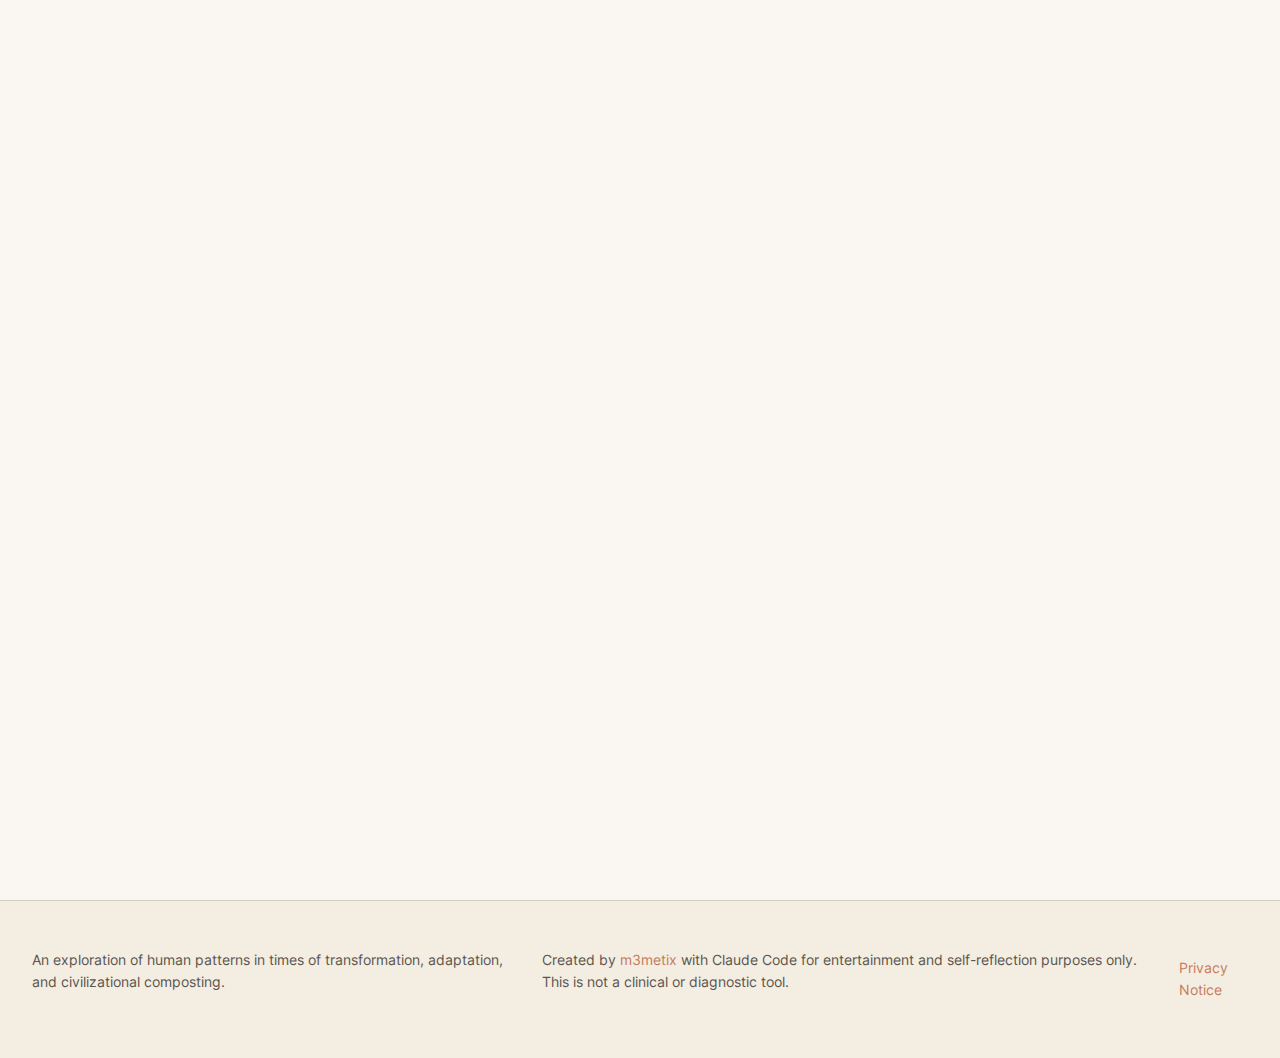
<file: index.html>
<!DOCTYPE html>
<html lang="en">
<head>
    <meta charset="UTF-8">
    <meta name="viewport" content="width=device-width, initial-scale=1.0">
    <meta name="description" content="Discover your collapse archetype through an introspective journey into patterns of awareness, agency, and response.">
    <title>Collapse Archetype Quiz | Discover Your Pattern</title>
    <link rel="stylesheet" href="src/css/styles.css">
    <link rel="stylesheet" href="src/phosphor-icons/phosphor-icons.css">
</head>
<body>
    <!-- Main Container -->
    <main class="quiz-container" id="quizContainer" role="main">

        <!-- Welcome Screen -->
        <section class="screen welcome-screen active" id="welcomeScreen" aria-labelledby="welcomeTitle">
            <div class="content-wrapper">

                <h1 class="welcome-title" id="welcomeTitle">
                    Collapse Archetype Quiz
                </h1>

                <p class="welcome-subtitle">
                    A journey into patterns of awareness, agency, and response in times of systemic change.
                </p>

                <div class="welcome-description">
                    <p>
                        We stand at thresholds. How we perceive, feel, and act in times of unraveling
                        reveals deep archetypal patterns within us.
                    </p>
                    <p>
                        This quiz explores your relationship to uncertainty, change, and collapse—not
                        to label, but to illuminate the pattern you embody.
                    </p>
                    <p class="welcome-meta">
                        <span><i class="ph ph-users-three"></i> <strong>19 archetypes</strong></span> |
                        <span><i class="ph ph-question"></i> <strong>20 questions</strong></span> |
                        <span><i class="ph ph-clock"></i> <strong>8 minutes</strong></span>
                    </p>
                </div>

                <div class="welcome-actions">
                    <button
                        class="btn btn-primary start-btn"
                        id="startBtn"
                        aria-label="Begin the archetype quiz">
                        Begin the Journey
                        <i class="ph ph-arrow-right"></i>
                    </button>

                    <a href="archetypes.html" class="explore-link">
                        <i class="ph ph-book-open"></i>
                        Explore All Archetypes
                    </a>
                </div>
            </div>
        </section>

        <!-- Quiz Screen -->
        <section class="screen quiz-screen" id="quizScreen" aria-labelledby="questionText">
            <div class="content-wrapper">
                <!-- Progress Indicator -->
                <div class="progress-container" role="region" aria-label="Quiz progress">
                    <div class="progress-track">
                        <div class="progress-fill" id="progressFill" role="progressbar" aria-valuemin="0" aria-valuemax="100" aria-valuenow="0"></div>
                    </div>
                    <p class="progress-text" id="progressText" aria-live="polite">
                        Question <span class="current-question">1</span> of <span class="total-questions">12</span>
                    </p>
                </div>

                <!-- Question Display -->
                <div class="question-container">
                    <h2 class="question-text" id="questionText">
                        <!-- Question text populated by JS -->
                    </h2>
                </div>

                <!-- Answer Options -->
                <div class="answers-container" id="answersContainer" role="radiogroup" aria-labelledby="questionText">
                    <!-- Answer buttons populated by JS -->
                </div>
            </div>
        </section>

        <!-- Results Screen -->
        <section class="screen results-screen" id="resultsScreen" aria-labelledby="archetypeName">
            <div class="content-wrapper">
                <div class="results-reveal">
                    <p class="results-label">Your archetype is</p>

                    <h1 class="archetype-name" id="archetypeName">
                        <!-- Archetype name populated by JS -->
                    </h1>

                    <div class="archetype-image-container" aria-hidden="true">
                        <div class="archetype-image" id="archetypeImage">
                            <!-- Image or visual representation -->
                        </div>
                    </div>

                    <blockquote class="archetype-meme" id="archetypeMeme">
                        <!-- Meme caption populated by JS -->
                    </blockquote>

                    <div class="archetype-description" id="archetypeDescription">
                        <!-- Description populated by JS -->
                    </div>

                    <div class="archetype-traits" id="archetypeTraits">
                        <!-- Traits populated by JS -->
                    </div>

                    <!-- Dimensional Analysis Section -->
                    <div class="dimensional-analysis" id="dimensionalAnalysis">
                        <h2 class="section-title">Your Dimensional Profile</h2>
                        <p class="section-subtitle">
                            Understanding the psychological and sociological patterns beneath your archetype
                        </p>

                        <!-- Radar Chart Container -->
                        <div class="radar-chart-container">
                            <svg class="radar-chart" id="radarChart" viewBox="-120 -120 240 240" aria-labelledby="radarChartTitle radarChartDesc">
                                <title id="radarChartTitle">Five-dimensional psychological profile</title>
                                <desc id="radarChartDesc">A radar chart showing your scores across five theoretical dimensions</desc>

                                <!-- Background concentric circles -->
                                <g class="radar-grid" aria-hidden="true">
                                    <circle cx="0" cy="0" r="100" class="grid-circle"/>
                                    <circle cx="0" cy="0" r="75" class="grid-circle"/>
                                    <circle cx="0" cy="0" r="50" class="grid-circle"/>
                                    <circle cx="0" cy="0" r="25" class="grid-circle"/>
                                </g>

                                <!-- Axis lines (will be populated by JS) -->
                                <g class="radar-axes" id="radarAxes" aria-hidden="true">
                                </g>

                                <!-- Axis labels (will be populated by JS) -->
                                <g class="radar-labels" id="radarLabels">
                                </g>

                                <!-- User's data polygon (will be populated by JS) -->
                                <g class="radar-data">
                                    <polygon id="radarPolygon" class="data-polygon" points="" />
                                    <g id="radarPoints" class="data-points"></g>
                                </g>
                            </svg>

                            <!-- Chart Legend -->
                            <div class="radar-legend" id="radarLegend">
                                <!-- Populated by JS -->
                            </div>
                        </div>

                        <!-- Dimension Explanations -->
                        <div class="dimension-cards" id="dimensionCards">
                            <!-- Populated by JS -->
                        </div>

                        <!-- Theory Connection -->
                        <details class="theory-details">
                            <summary class="theory-summary">
                                <i class="ph ph-book-open"></i>
                                <span>Understanding the Theoretical Framework</span>
                                <i class="ph ph-caret-down summary-icon"></i>
                            </summary>
                            <div class="theory-content" id="theoryContent">
                                <p class="theory-intro">
                                    Your archetype emerges from five fundamental dimensions that shape
                                    how humans respond to systemic change and uncertainty:
                                </p>

                                <div class="theory-dimension">
                                    <h3>Affective Dimension</h3>
                                    <p>
                                        <strong>Emotional Response:</strong> Your emotional tone when facing collapse
                                        realities—ranging from anxiety and fear to hope and equanimity. Grounded in
                                        Terror Management Theory and Positive Psychology.
                                    </p>
                                </div>

                                <div class="theory-dimension">
                                    <h3>Cognitive Dimension</h3>
                                    <p>
                                        <strong>Awareness Level:</strong> How clearly you recognize and acknowledge
                                        collapse dynamics—from denial and minimization to full awareness. Informed by
                                        Cognitive Dissonance and System Justification Theory.
                                    </p>
                                </div>

                                <div class="theory-dimension">
                                    <h3>Relational Dimension</h3>
                                    <p>
                                        <strong>Social Context:</strong> Whether you orient primarily as an individual
                                        or within collective identity—your sense of group belonging and social bonds.
                                        Drawing on Social Identity Theory and Cultural Theory of Risk.
                                    </p>
                                </div>

                                <div class="theory-dimension">
                                    <h3>Temporal Dimension</h3>
                                    <p>
                                        <strong>Time Orientation:</strong> Your relationship to past, present, and
                                        future—what time frame most shapes your responses. Informed by Holling's
                                        Adaptive Cycle and Panarchy frameworks.
                                    </p>
                                </div>

                                <div class="theory-dimension">
                                    <h3>Behavioral Dimension</h3>
                                    <p>
                                        <strong>Agency & Coping:</strong> Your sense of capacity to act and your
                                        preferred coping strategies—from passive acceptance to active preparation.
                                        Grounded in Self-Efficacy Theory and Behavioral Adaptation research.
                                    </p>
                                </div>

                                <p class="theory-footer">
                                    These dimensions work together to create your unique archetypal pattern,
                                    reflecting deep psychological, sociological, and ecological processes.
                                </p>
                            </div>
                        </details>
                    </div>

                    <div class="results-actions">
                        <button
                            class="btn btn-secondary retake-btn"
                            id="retakeBtn"
                            aria-label="Retake the archetype quiz">
                            <i class="ph ph-arrow-counter-clockwise"></i>
                            Journey Again
                        </button>
                        <a
                            href="archetypes.html"
                            class="btn btn-outline"
                            aria-label="Explore all archetypes">
                            <i class="ph ph-book-open"></i>
                            Explore All Archetypes
                        </a>
                        <button
                            class="btn btn-outline share-btn"
                            id="shareBtn"
                            aria-label="Share your archetype result">
                            <i class="ph ph-share-network"></i>
                            Share Result
                        </button>
                    </div>
                </div>
            </div>
        </section>

    </main>

    <!-- Footer -->
    <footer class="site-footer" role="contentinfo">
        <p>
            An exploration of human patterns in times of transformation, adaptation, and civilizational composting.
        </p>
        <p>
            Created by <a href="https://moralimagineer.com">m3metix</a> with Claude Code for entertainment and self-reflection purposes only.
            This is not a clinical or diagnostic tool.
        </p>
        <p>
            <a href="privacy.html">Privacy Notice</a>
        </p>
    </footer>

    <!-- Scripts -->
    <script src="src/js/app.js" type="module"></script>
</body>
</html>
</file>
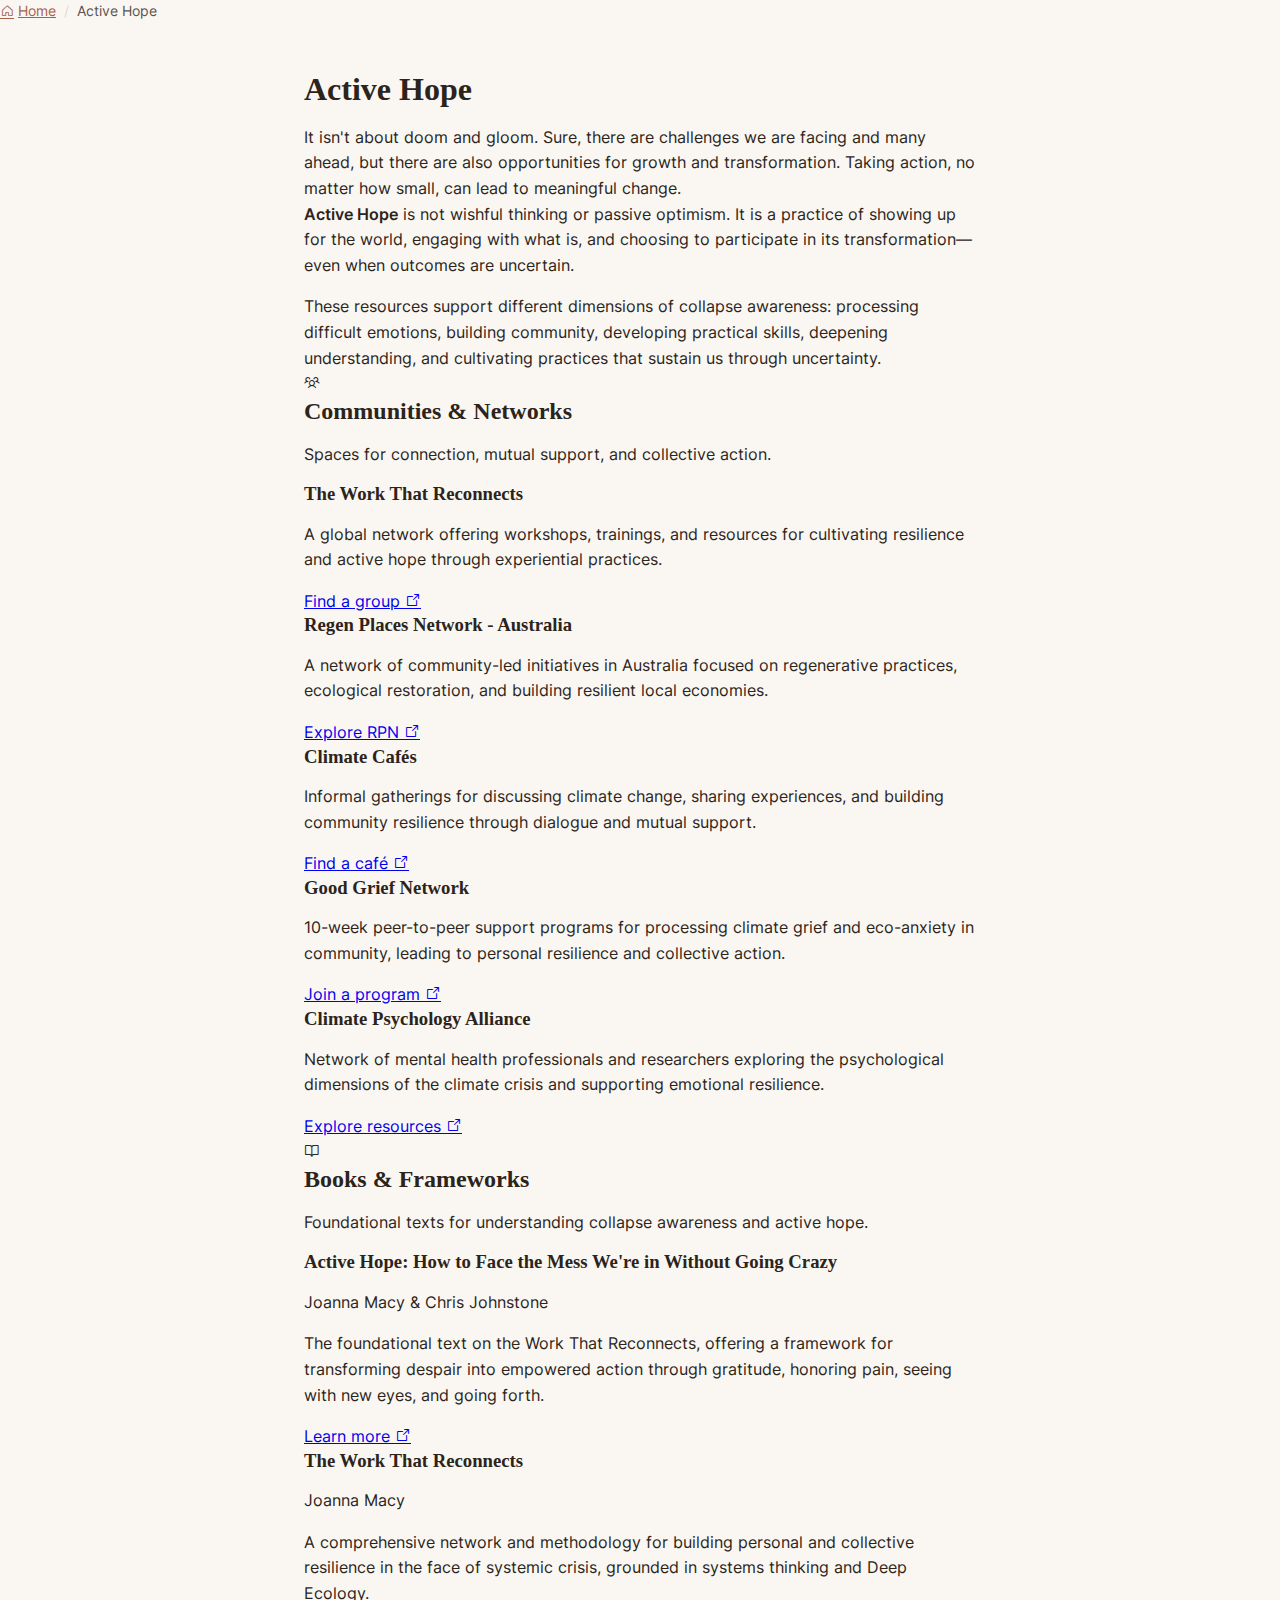
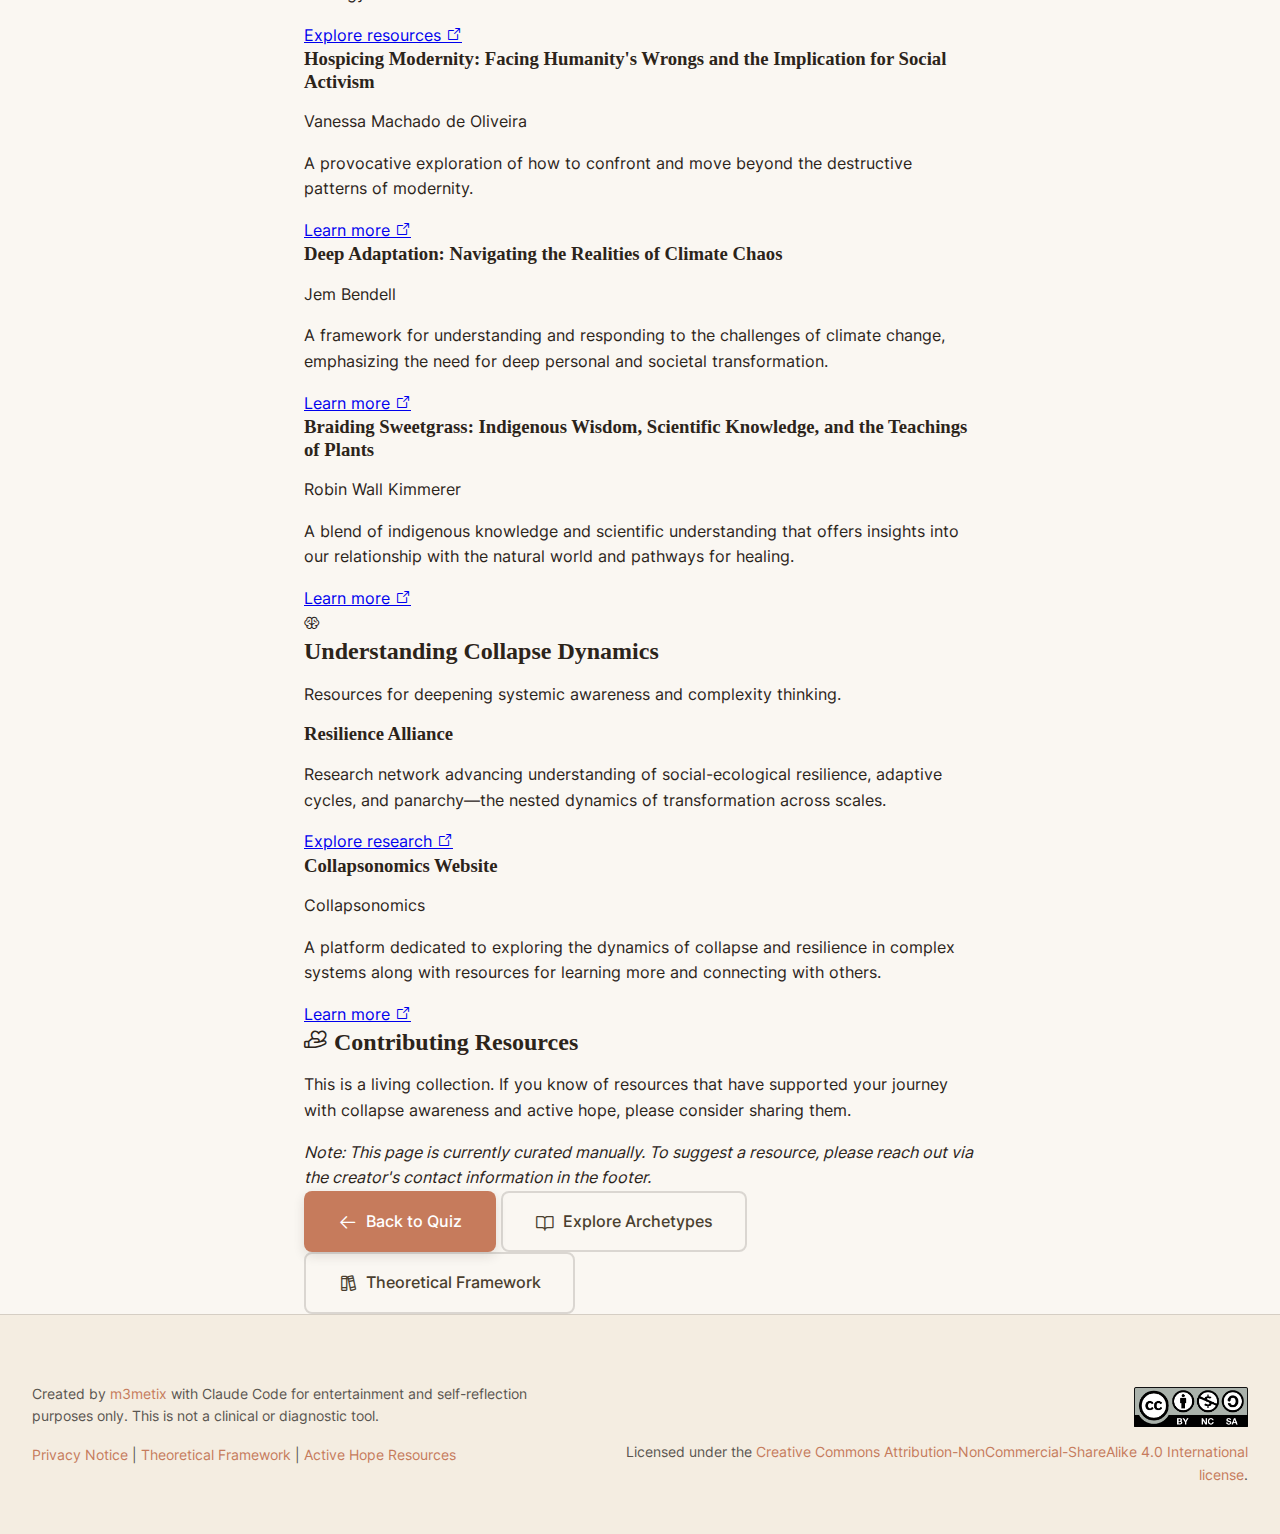
<file: active-hope.html>
<!DOCTYPE html>
<html lang="en">
<head>
    <meta charset="UTF-8">
    <meta name="viewport" content="width=device-width, initial-scale=1.0">
    <meta name="description" content="Resources for cultivating active hope and resilience in times of systemic change and uncertainty.">
    <title>Active Hope Resources | Collapse Archetype Quiz</title>
    <link rel="stylesheet" href="src/css/styles.css">
    <link rel="stylesheet" href="src/phosphor-icons/phosphor-icons.css">
</head>
<body>
    <!-- Main Container -->
    <main class="active-hope-page" role="main">
        <!-- Breadcrumb Navigation -->
        <nav class="breadcrumb" aria-label="Breadcrumb">
            <a href="index.html" class="breadcrumb-link">
                <i class="ph ph-house"></i>
                Home
            </a>
            <span class="breadcrumb-separator">/</span>
            <span class="breadcrumb-current">Active Hope</span>
        </nav>

        <div class="content-wrapper active-hope-content">

            <!-- Header -->
            <header class="active-hope-header">
                <h1 class="active-hope-title">Active Hope</h1>
                <p class="active-hope-subtitle">
                    It isn't about doom and gloom. Sure, there are challenges we are facing and many ahead, but there are also opportunities for growth and transformation. Taking action, no matter how small, can lead to meaningful change.
                </p>
            </header>

            <!-- Introduction -->
            <div class="active-hope-intro">
                <p>
                    <strong>Active Hope</strong> is not wishful thinking or passive optimism. It is a practice of showing up for the world,
                    engaging with what is, and choosing to participate in its transformation—even when outcomes are uncertain.
                </p>
                <p>
                    These resources support different dimensions of collapse awareness: processing difficult emotions, building community,
                    developing practical skills, deepening understanding, and cultivating practices that sustain us through uncertainty.
                </p>
            </div>

            <!-- Resource Categories -->

            <section class="resource-category">
                <div class="category-icon" aria-hidden="true">
                    <i class="ph ph-users-three"></i>
                </div>
                <h2>Communities & Networks</h2>
                <p class="category-description">
                    Spaces for connection, mutual support, and collective action.
                </p>

                <div class="resource-list">

                    <article class="resource-item">
                        <h3 class="resource-title">The Work That Reconnects</h3>
                        <p class="resource-description">
                            A global network offering workshops, trainings, and resources for cultivating resilience
                            and active hope through experiential practices.
                        </p>
                        <a href="https://workthatreconnects.org/" class="resource-link" target="_blank" rel="noopener noreferrer">
                            Find a group <i class="ph ph-arrow-square-out"></i>
                        </a>
                    </article>

                    <article class="resource-item">
                        <h3 class="resource-title">Regen Places Network - Australia</h3>
                        <p class="resource-description">
                            A network of community-led initiatives in Australia focused on regenerative practices,
                            ecological restoration, and building resilient local economies.
                        </p>
                        <a href="https://www.regenplaces.network/" class="resource-link" target="_blank" rel="noopener noreferrer">
                            Explore RPN <i class="ph ph-arrow-square-out"></i>
                        </a>
                    </article>

                    <article class="resource-item">
                        <h3 class="resource-title">Climate Cafés</h3>
                        <p class="resource-description">
                            Informal gatherings for discussing climate change, sharing experiences,
                            and building community resilience through dialogue and mutual support.
                        </p>
                        <a href="https://climatecafe.org/" class="resource-link" target="_blank" rel="noopener noreferrer">
                            Find a café <i class="ph ph-arrow-square-out"></i>
                        </a>
                    </article>

                    <article class="resource-item">
                        <h3 class="resource-title">Good Grief Network</h3>
                        <p class="resource-description">
                            10-week peer-to-peer support programs for processing climate grief and eco-anxiety
                            in community, leading to personal resilience and collective action.
                        </p>
                        <a href="https://www.goodgriefnetwork.org/" class="resource-link" target="_blank" rel="noopener noreferrer">
                            Join a program <i class="ph ph-arrow-square-out"></i>
                        </a>
                    </article>

                    <article class="resource-item">
                        <h3 class="resource-title">Climate Psychology Alliance</h3>
                        <p class="resource-description">
                            Network of mental health professionals and researchers exploring the psychological
                            dimensions of the climate crisis and supporting emotional resilience.
                        </p>
                        <a href="https://www.climatepsychologyalliance.org/" class="resource-link" target="_blank" rel="noopener noreferrer">
                            Explore resources <i class="ph ph-arrow-square-out"></i>
                        </a>
                    </article>

                    <!-- Add more community resources here -->
                </div>
            </section>
            <section class="resource-category">
                <div class="category-icon" aria-hidden="true">
                    <i class="ph ph-book-open"></i>
                </div>
                <h2>Books & Frameworks</h2>
                <p class="category-description">
                    Foundational texts for understanding collapse awareness and active hope.
                </p>

                <div class="resource-list">
                    <article class="resource-item">
                        <h3 class="resource-title">Active Hope: How to Face the Mess We're in Without Going Crazy</h3>
                        <p class="resource-author">Joanna Macy & Chris Johnstone</p>
                        <p class="resource-description">
                            The foundational text on the Work That Reconnects, offering a framework for transforming
                            despair into empowered action through gratitude, honoring pain, seeing with new eyes, and going forth.
                        </p>
                        <a href="https://www.activehope.info/" class="resource-link" target="_blank" rel="noopener noreferrer">
                            Learn more <i class="ph ph-arrow-square-out"></i>
                        </a>
                    </article>

                    <article class="resource-item">
                        <h3 class="resource-title">The Work That Reconnects</h3>
                        <p class="resource-author">Joanna Macy</p>
                        <p class="resource-description">
                            A comprehensive network and methodology for building personal and collective resilience
                            in the face of systemic crisis, grounded in systems thinking and Deep Ecology.
                        </p>
                        <a href="https://workthatreconnects.org/" class="resource-link" target="_blank" rel="noopener noreferrer">
                            Explore resources <i class="ph ph-arrow-square-out"></i>
                        </a>
                    </article>

                    <article class="resource-item">
                        <h3 class="resource-title">Hospicing Modernity: Facing Humanity's Wrongs and the Implication for Social Activism</h3>
                        <p class="resource-author">Vanessa Machado de Oliveira</p>
                        <p class="resource-description">
                            A provocative exploration of how to confront and move beyond the destructive patterns of modernity.
                        </p>
                        <a href="https://www.penguinrandomhouse.com/books/675703/hospicing-modernity-by-vanessa-machado-de-oliveira/" class="resource-link" target="_blank" rel="noopener noreferrer">
                            Learn more <i class="ph ph-arrow-square-out"></i>
                        </a>
                    </article>

                    <article class="resource-item">
                        <h3 class="resource-title">Deep Adaptation: Navigating the Realities of Climate Chaos</h3>
                        <p class="resource-author">Jem Bendell</p>
                        <p class="resource-description">
                            A framework for understanding and responding to the challenges of climate change,
                            emphasizing the need for deep personal and societal transformation.
                        </p>
                        <a href="https://www.jembendell.com/deep-adaptation" class="resource-link" target="_blank" rel="noopener noreferrer">
                            Learn more <i class="ph ph-arrow-square-out"></i>
                        </a>
                    </article>

                    <article class="resource-item">
                        <h3 class="resource-title">Braiding Sweetgrass: Indigenous Wisdom, Scientific Knowledge, and the Teachings of Plants</h3>
                        <p class="resource-author">Robin Wall Kimmerer</p>
                        <p class="resource-description">
                            A blend of indigenous knowledge and scientific understanding that offers insights
                            into our relationship with the natural world and pathways for healing.
                        </p>
                        <a href="https://www.robinwallkimmerer.com/books" class="resource-link" target="_blank" rel="noopener noreferrer">
                            Learn more <i class="ph ph-arrow-square-out"></i>
                        </a>
                    </article>

                    <!-- Add more book resources here -->
                </div>
            </section>

            <section class="resource-category">
                <div class="category-icon" aria-hidden="true">
                    <i class="ph ph-brain"></i>
                </div>
                <h2>Understanding Collapse Dynamics</h2>
                <p class="category-description">
                    Resources for deepening systemic awareness and complexity thinking.
                </p>

                <div class="resource-list">
                    <article class="resource-item">
                        <h3 class="resource-title">Resilience Alliance</h3>
                        <p class="resource-description">
                            Research network advancing understanding of social-ecological resilience, adaptive cycles,
                            and panarchy—the nested dynamics of transformation across scales.
                        </p>
                        <a href="https://www.resalliance.org/" class="resource-link" target="_blank" rel="noopener noreferrer">
                            Explore research <i class="ph ph-arrow-square-out"></i>
                        </a>
                    </article>

                    <article class="resource-item">
                        <h3 class="resource-title">Collapsonomics Website</h3>
                        <p class="resource-author">Collapsonomics</p>
                        <p class="resource-description">
                            A platform dedicated to exploring the dynamics of collapse and resilience in complex systems along with resources for learning more and connecting with others.
                        </p>
                        <a href="https://www.collapsonomics.info/" class="resource-link" target="_blank" rel="noopener noreferrer">
                            Learn more <i class="ph ph-arrow-square-out"></i>
                        </a>

                    <!-- Add more resources here -->
                </div>
            </section>

            <!-- Contributing Section -->
            <section class="contribute-section">
                <h2><i class="ph ph-hand-heart"></i> Contributing Resources</h2>
                <p>
                    This is a living collection. If you know of resources that have supported your journey
                    with collapse awareness and active hope, please consider sharing them.
                </p>
                <p class="contribute-note">
                    <em>Note: This page is currently curated manually. To suggest a resource, please reach out
                    via the creator's contact information in the footer.</em>
                </p>
            </section>

            <!-- Back to Quiz -->
            <div class="active-hope-actions">
                <a href="index.html" class="btn btn-primary">
                    <i class="ph ph-arrow-left"></i>
                    Back to Quiz
                </a>
                <a href="archetypes.html" class="btn btn-outline">
                    <i class="ph ph-book-open"></i>
                    Explore Archetypes
                </a>
                <a href="theory.html" class="btn btn-outline">
                    <i class="ph ph-books"></i>
                    Theoretical Framework
                </a>
            </div>

        </div>
    </main>

    <!-- Footer -->
    <footer class="site-footer" role="contentinfo">
        <div class="footer-content">
            <p>
                Created by <a href="https://moralimagineer.com">m3metix</a> with Claude Code for entertainment and self-reflection purposes only.
                This is not a clinical or diagnostic tool.
            </p>
            <p>
                <a href="privacy.html">Privacy Notice</a> |
                <a href="theory.html">Theoretical Framework</a> |
                <a href="active-hope.html">Active Hope Resources</a>
            </p>
        </div>
        <div class="license-info">
            <a href="https://creativecommons.org/licenses/by-nc-sa/4.0/" target="_blank" rel="noopener noreferrer">
                <img src="assets/images/by-nc-sa.png" alt="Creative Commons BY-NC-SA 4.0 license badge">
            </a>
            <p>
                Licensed under the <a href="LICENSE">Creative Commons Attribution-NonCommercial-ShareAlike 4.0 International license</a>.
            </p>
        </div>
    </footer>
</body>
</html>
</file>
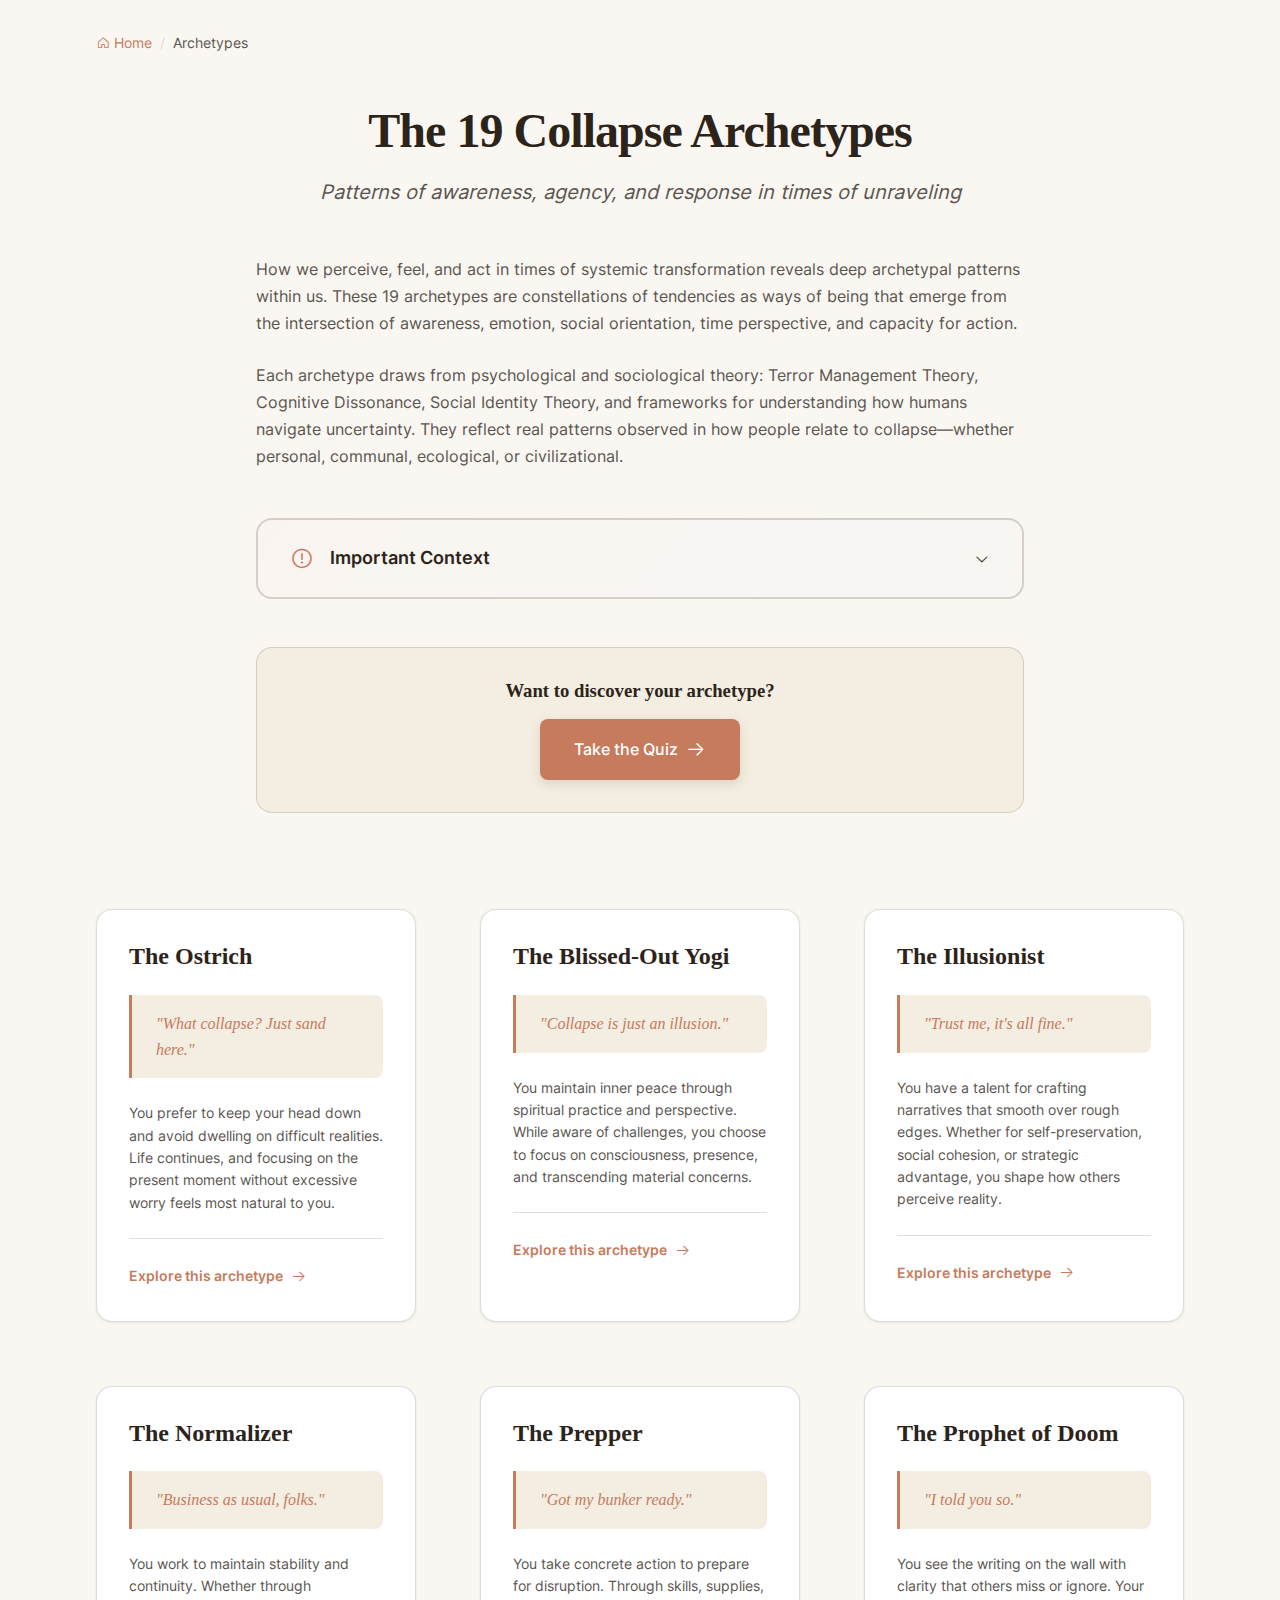
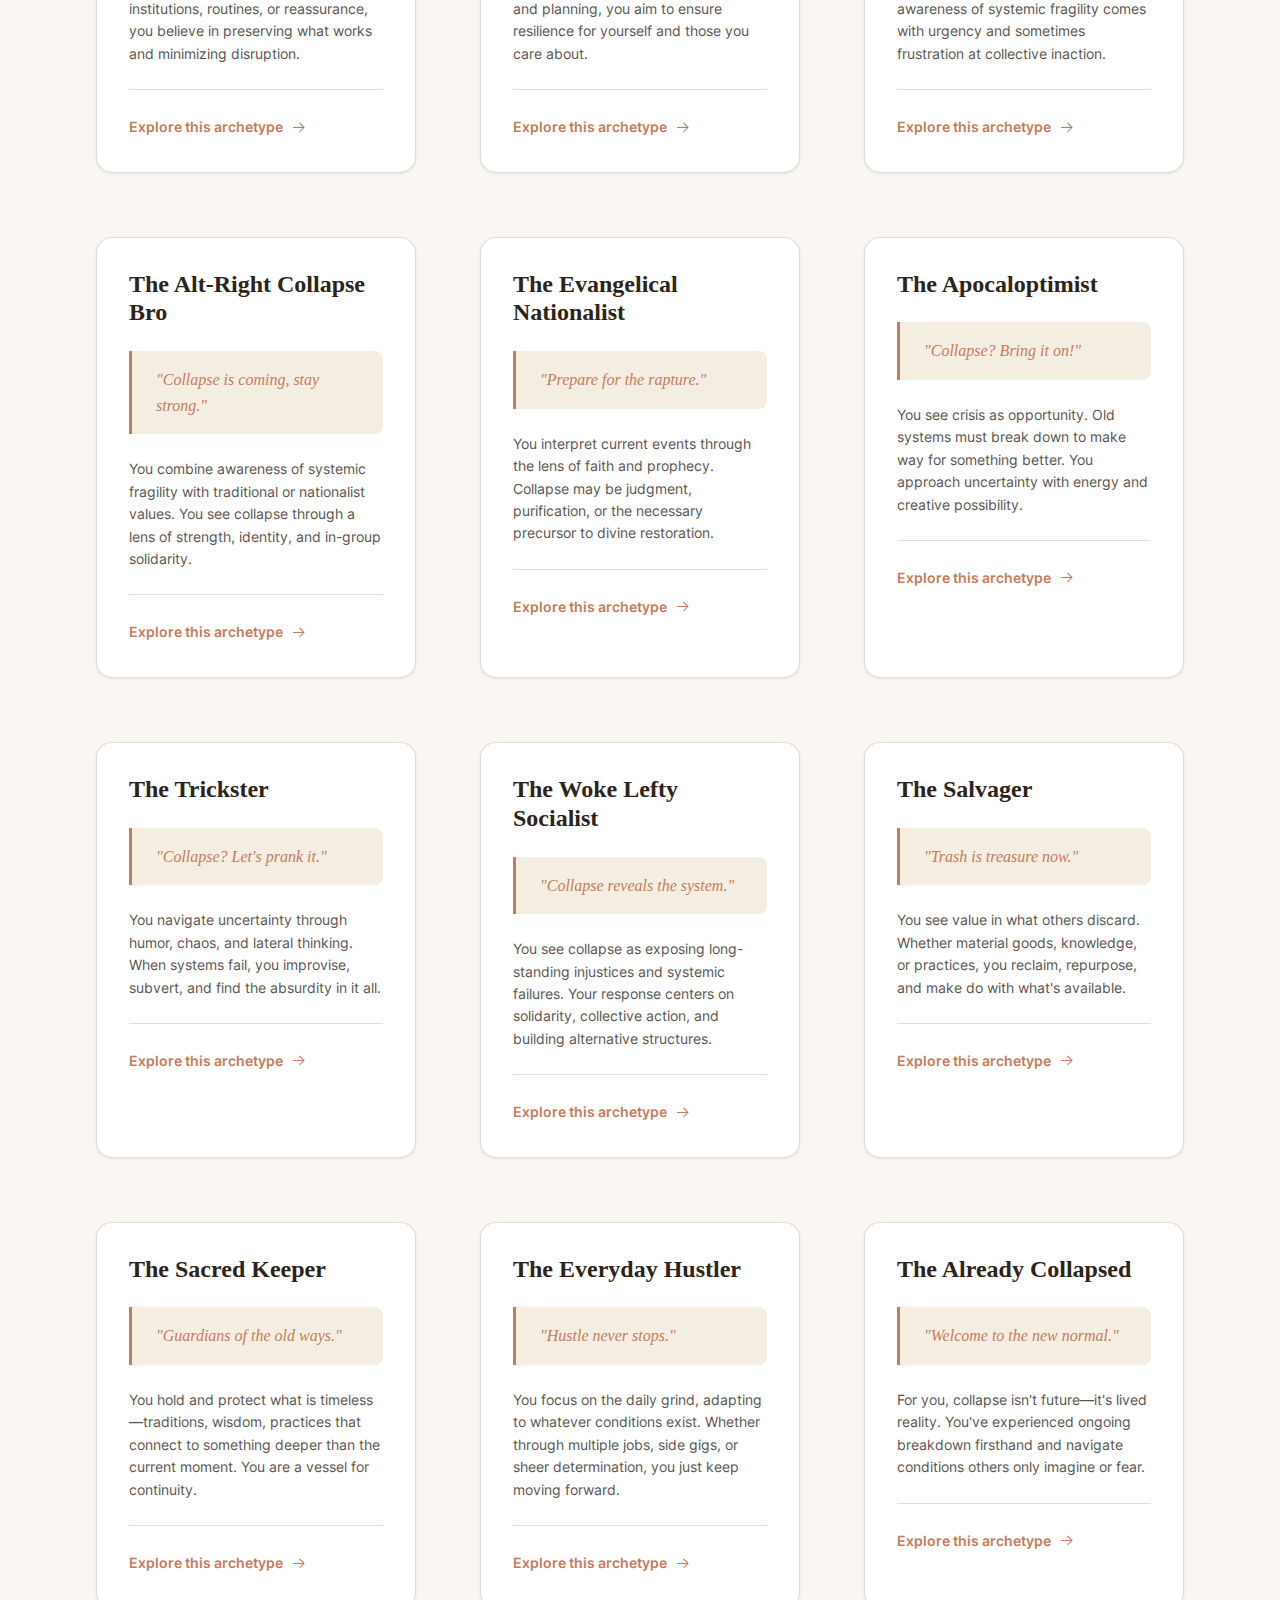
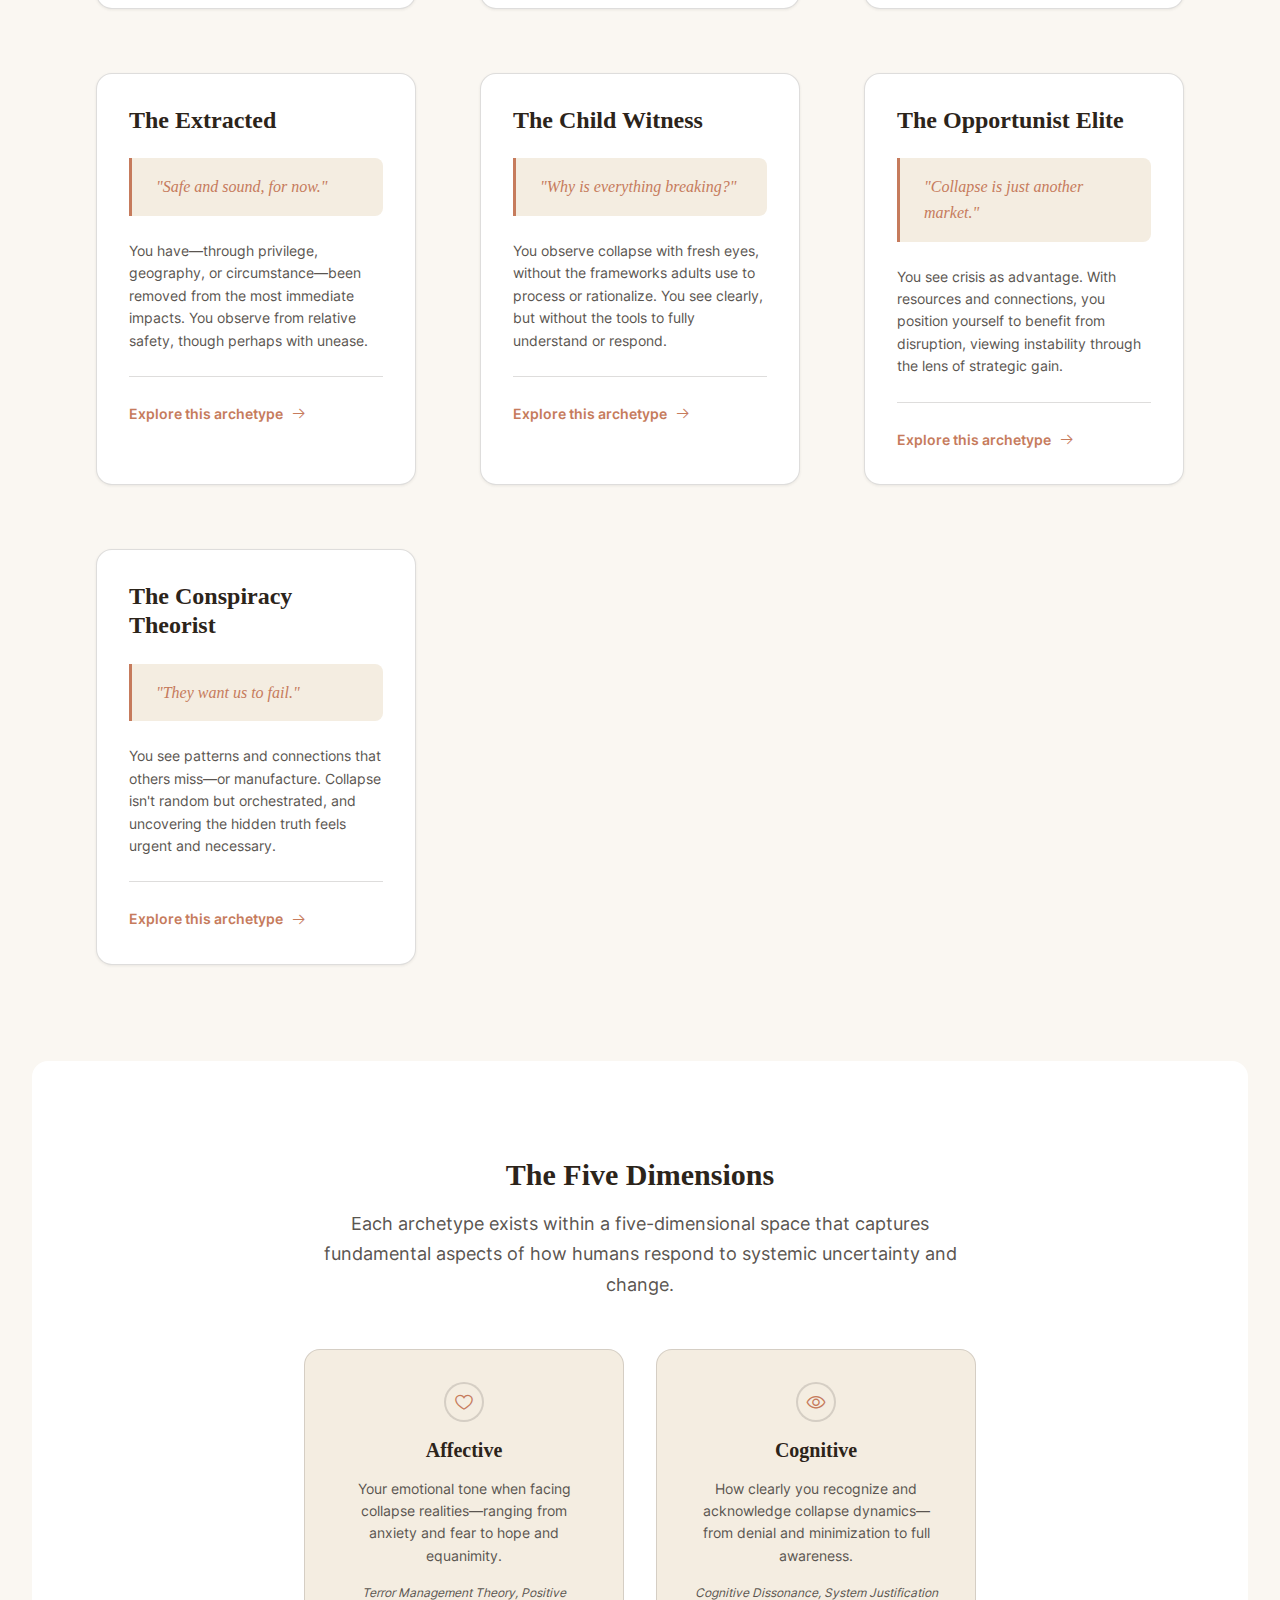
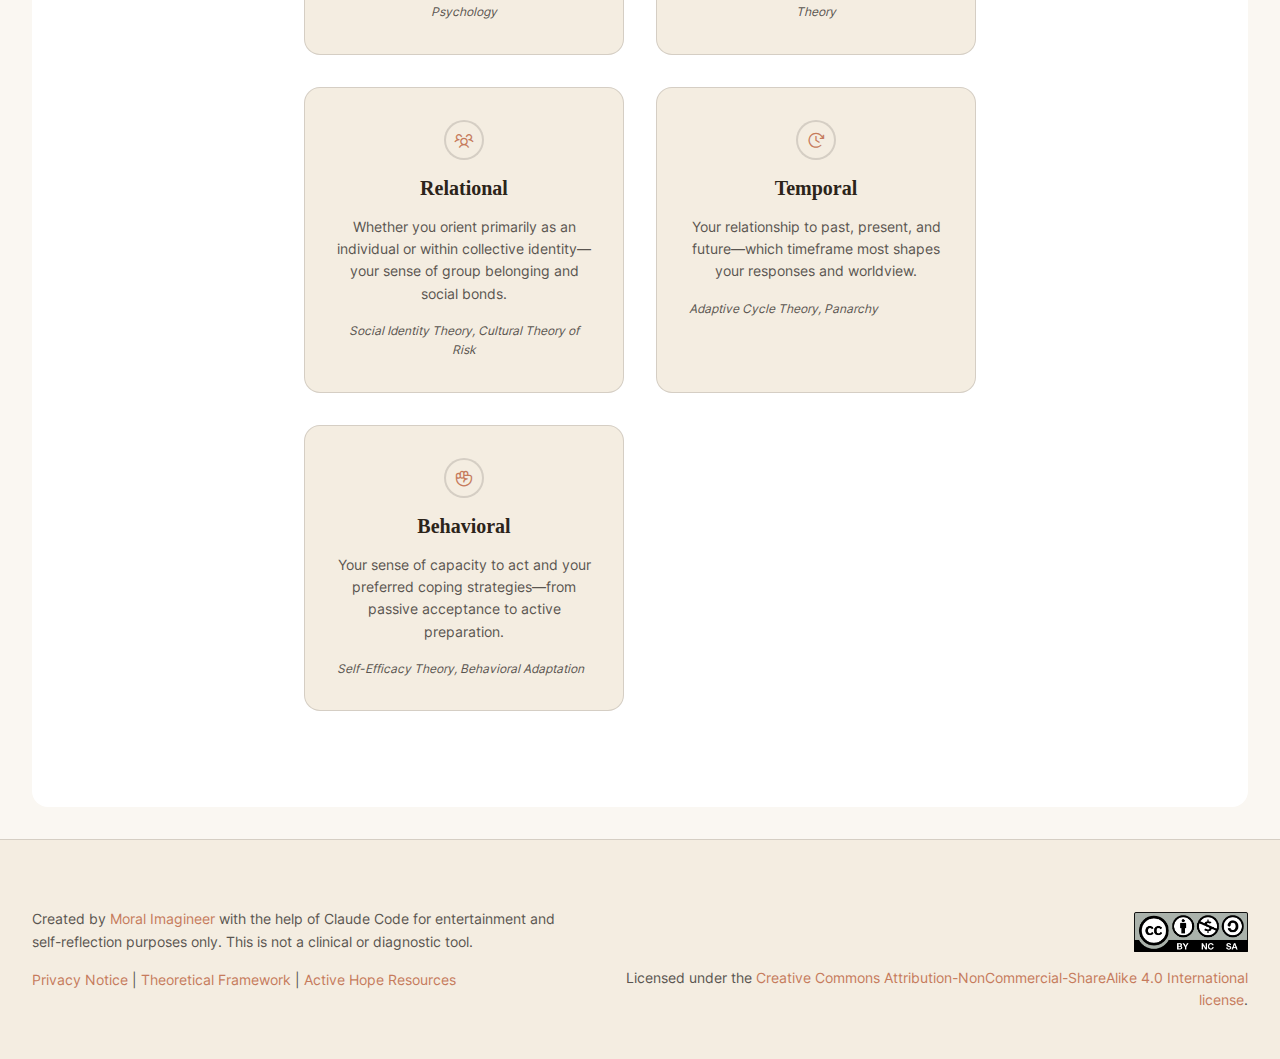
<file: archetypes.html>
<!DOCTYPE html>
<html lang="en">
<head>
    <meta charset="UTF-8">
    <meta name="viewport" content="width=device-width, initial-scale=1.0">
    <meta name="description" content="Explore all 19 collapse archetypes - distinct patterns of awareness, agency, and response to uncertainty and systemic change.">
    <title>Explore Collapse Archetypes | Theory-Grounded Patterns of Response</title>
    <link rel="stylesheet" href="src/css/styles.css">
    <link rel="stylesheet" href="src/phosphor-icons/phosphor-icons.css">
</head>
<body>
    <!-- Main Container -->
    <main class="archetypes-page" role="main">
        <div class="page-header">
            <nav class="breadcrumb" aria-label="Breadcrumb">
                <a href="index.html" class="breadcrumb-link">
                    <i class="ph ph-house"></i>
                    Home
                </a>
                <span class="breadcrumb-separator">/</span>
                <span class="breadcrumb-current">Archetypes</span>
            </nav>

            <div class="header-content">
                <h1 class="page-title">The 19 Collapse Archetypes</h1>
                <p class="page-subtitle">
                    Patterns of awareness, agency, and response in times of unraveling
                </p>

                <div class="archetype-intro">
                    <p>
                        How we perceive, feel, and act in times of systemic transformation reveals deep archetypal
                        patterns within us. These 19 archetypes are constellations
                        of tendencies as ways of being that emerge from the intersection of awareness, emotion, social
                        orientation, time perspective, and capacity for action.
                    </p>
                    <p>
                        Each archetype draws from psychological and sociological theory: Terror Management Theory,
                        Cognitive Dissonance, Social Identity Theory, and frameworks for understanding how humans
                        navigate uncertainty. They reflect real patterns observed in how people relate to collapse—whether
                        personal, communal, ecological, or civilizational.
                    </p>

                    <details class="disclaimer-details">
                        <summary class="disclaimer-summary">
                            <i class="ph ph-warning-circle"></i>
                            <span>Important Context</span>
                            <i class="ph ph-caret-down summary-icon"></i>
                        </summary>
                        <div class="disclaimer-content">
                            <p>
                                These archetypes are <strong>conceptual frameworks</strong>, not scientific personality
                                categories or diagnostic labels. They are tools for self-reflection and understanding,
                                grounded in some common theories but are ultimately intended to illuminate your patterns rather than define you. You may recognize yourself
                                in multiple archetypes, or find yourself shifting between them across different contexts
                                and phases of your life.
                            </p>
                        </div>
                    </details>

                    <div class="cta-box">
                        <h3>Want to discover your archetype?</h3>
                        <a href="index.html" class="btn btn-primary">
                            Take the Quiz
                            <i class="ph ph-arrow-right"></i>
                        </a>
                    </div>
                </div>
            </div>
        </div>

        <div class="archetypes-container">
            <div class="content-wrapper">
                <!-- Archetype Grid (populated by JavaScript) -->
                <div class="archetype-grid" id="archetypeGrid" role="list">
                    <!-- Loading state -->
                    <div class="loading-state">
                        <i class="ph ph-circle-notch loading-spinner"></i>
                        <p>Loading archetypes...</p>
                    </div>
                </div>
            </div>
        </div>

        <!-- Dimensional Framework Section -->
        <div class="framework-section">
            <div class="content-wrapper">
                <h2 class="section-title">The Five Dimensions</h2>
                <p class="section-intro">
                    Each archetype exists within a five-dimensional space that captures fundamental aspects
                    of how humans respond to systemic uncertainty and change.
                </p>

                <div class="dimension-overview-grid">
                    <div class="dimension-overview-card">
                        <div class="dimension-icon">
                            <i class="ph ph-heart"></i>
                        </div>
                        <h3>Affective</h3>
                        <p>
                            Your emotional tone when facing collapse realities—ranging from anxiety and fear
                            to hope and equanimity.
                        </p>
                        <span class="dimension-theory">Terror Management Theory, Positive Psychology</span>
                    </div>

                    <div class="dimension-overview-card">
                        <div class="dimension-icon">
                            <i class="ph ph-eye"></i>
                        </div>
                        <h3>Cognitive</h3>
                        <p>
                            How clearly you recognize and acknowledge collapse dynamics—from denial and
                            minimization to full awareness.
                        </p>
                        <span class="dimension-theory">Cognitive Dissonance, System Justification Theory</span>
                    </div>

                    <div class="dimension-overview-card">
                        <div class="dimension-icon">
                            <i class="ph ph-users-three"></i>
                        </div>
                        <h3>Relational</h3>
                        <p>
                            Whether you orient primarily as an individual or within collective identity—your
                            sense of group belonging and social bonds.
                        </p>
                        <span class="dimension-theory">Social Identity Theory, Cultural Theory of Risk</span>
                    </div>

                    <div class="dimension-overview-card">
                        <div class="dimension-icon">
                            <i class="ph ph-clock-clockwise"></i>
                        </div>
                        <h3>Temporal</h3>
                        <p>
                            Your relationship to past, present, and future—which timeframe most shapes
                            your responses and worldview.
                        </p>
                        <span class="dimension-theory">Adaptive Cycle Theory, Panarchy</span>
                    </div>

                    <div class="dimension-overview-card">
                        <div class="dimension-icon">
                            <i class="ph ph-hand-fist"></i>
                        </div>
                        <h3>Behavioral</h3>
                        <p>
                            Your sense of capacity to act and your preferred coping strategies—from passive
                            acceptance to active preparation.
                        </p>
                        <span class="dimension-theory">Self-Efficacy Theory, Behavioral Adaptation</span>
                    </div>
                </div>
            </div>
        </div>
    </main>

    <!-- Footer -->
    <footer class="site-footer" role="contentinfo">
        <div class="footer-content">
            <p>
                Created by <a href="https://moralimagineer.com">Moral Imagineer</a> with the help of Claude Code for entertainment and
                self-reflection purposes only. This is not a clinical or diagnostic tool.
            </p>
            <p>
                <a href="privacy.html">Privacy Notice</a> |
                <a href="theory.html">Theoretical Framework</a> |
                <a href="active-hope.html">Active Hope Resources</a>
            </p>
        </div>
        <div class="license-info">
            <a href="https://creativecommons.org/licenses/by-nc-sa/4.0/" target="_blank" rel="noopener noreferrer">
                <img src="assets/images/by-nc-sa.png" alt="Creative Commons BY-NC-SA 4.0 license badge">
            </a>
            <p>
                Licensed under the <a href="LICENSE">Creative Commons Attribution-NonCommercial-ShareAlike 4.0 International license</a>.
            </p>
        </div>
    </footer>

    <!-- Script -->
    <script type="module">
        // Load archetypes from quiz data
        async function loadArchetypes() {
            try {
                const response = await fetch('src/data/quiz-data.json');
                const data = await response.json();
                renderArchetypeGrid(data.archetypes);
            } catch (error) {
                console.error('Error loading archetypes:', error);
                showError();
            }
        }

        function renderArchetypeGrid(archetypes) {
            const grid = document.getElementById('archetypeGrid');

            grid.innerHTML = archetypes.map(archetype => `
                <article class="archetype-card" role="listitem">
                    <a href="archetypes/archetype.html?id=${archetype.id}" class="archetype-card-link">
                        <div class="archetype-card-header">
                            <h3 class="archetype-card-name">${archetype.name}</h3>
                        </div>

                        <blockquote class="archetype-card-meme">
                            "${archetype.meme}"
                        </blockquote>

                        <p class="archetype-card-description">
                            ${archetype.description}
                        </p>

                        <div class="archetype-card-footer">
                            <span class="read-more">
                                Explore this archetype
                                <i class="ph ph-arrow-right"></i>
                            </span>
                        </div>
                    </a>
                </article>
            `).join('');
        }

        function showError() {
            const grid = document.getElementById('archetypeGrid');
            grid.innerHTML = `
                <div class="error-state">
                    <i class="ph ph-warning-circle"></i>
                    <p>Unable to load archetypes. Please try refreshing the page.</p>
                </div>
            `;
        }

        // Load on page ready
        if (document.readyState === 'loading') {
            document.addEventListener('DOMContentLoaded', loadArchetypes);
        } else {
            loadArchetypes();
        }
    </script>
</body>
</html>
</file>
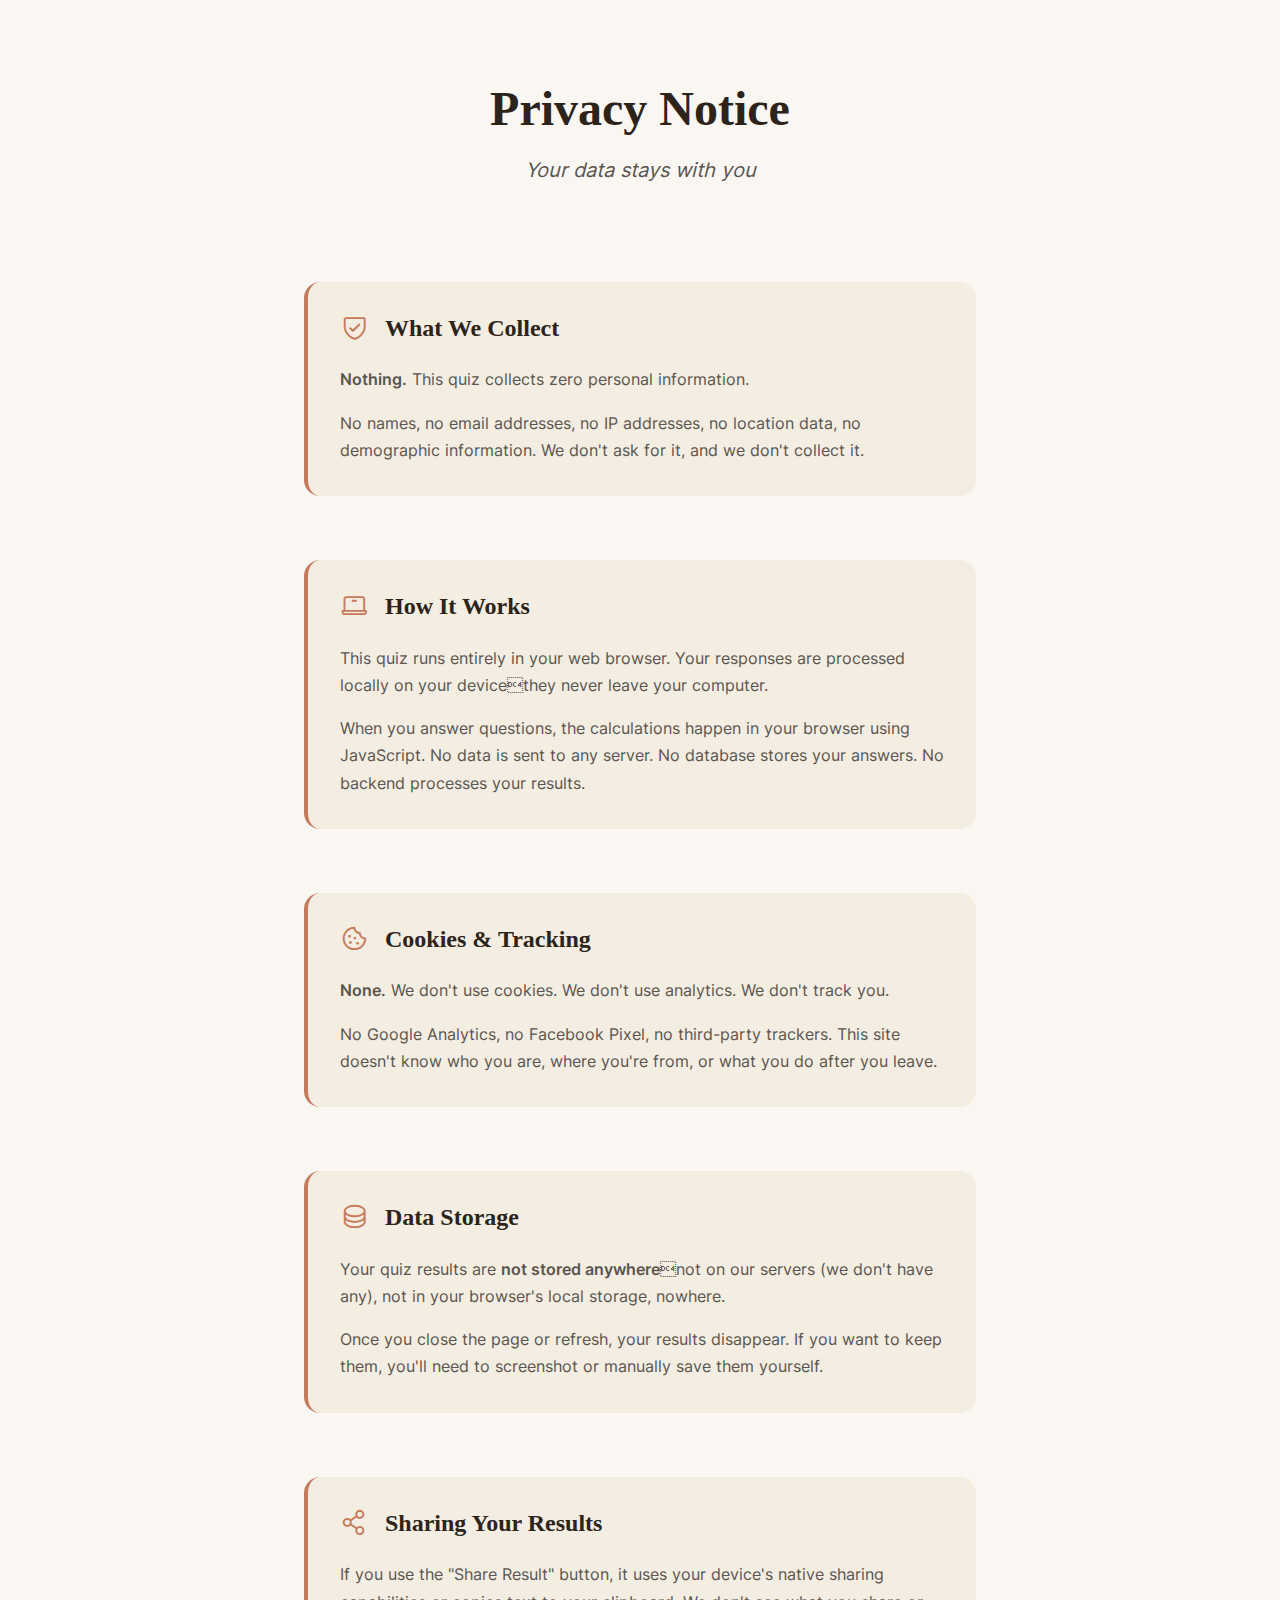
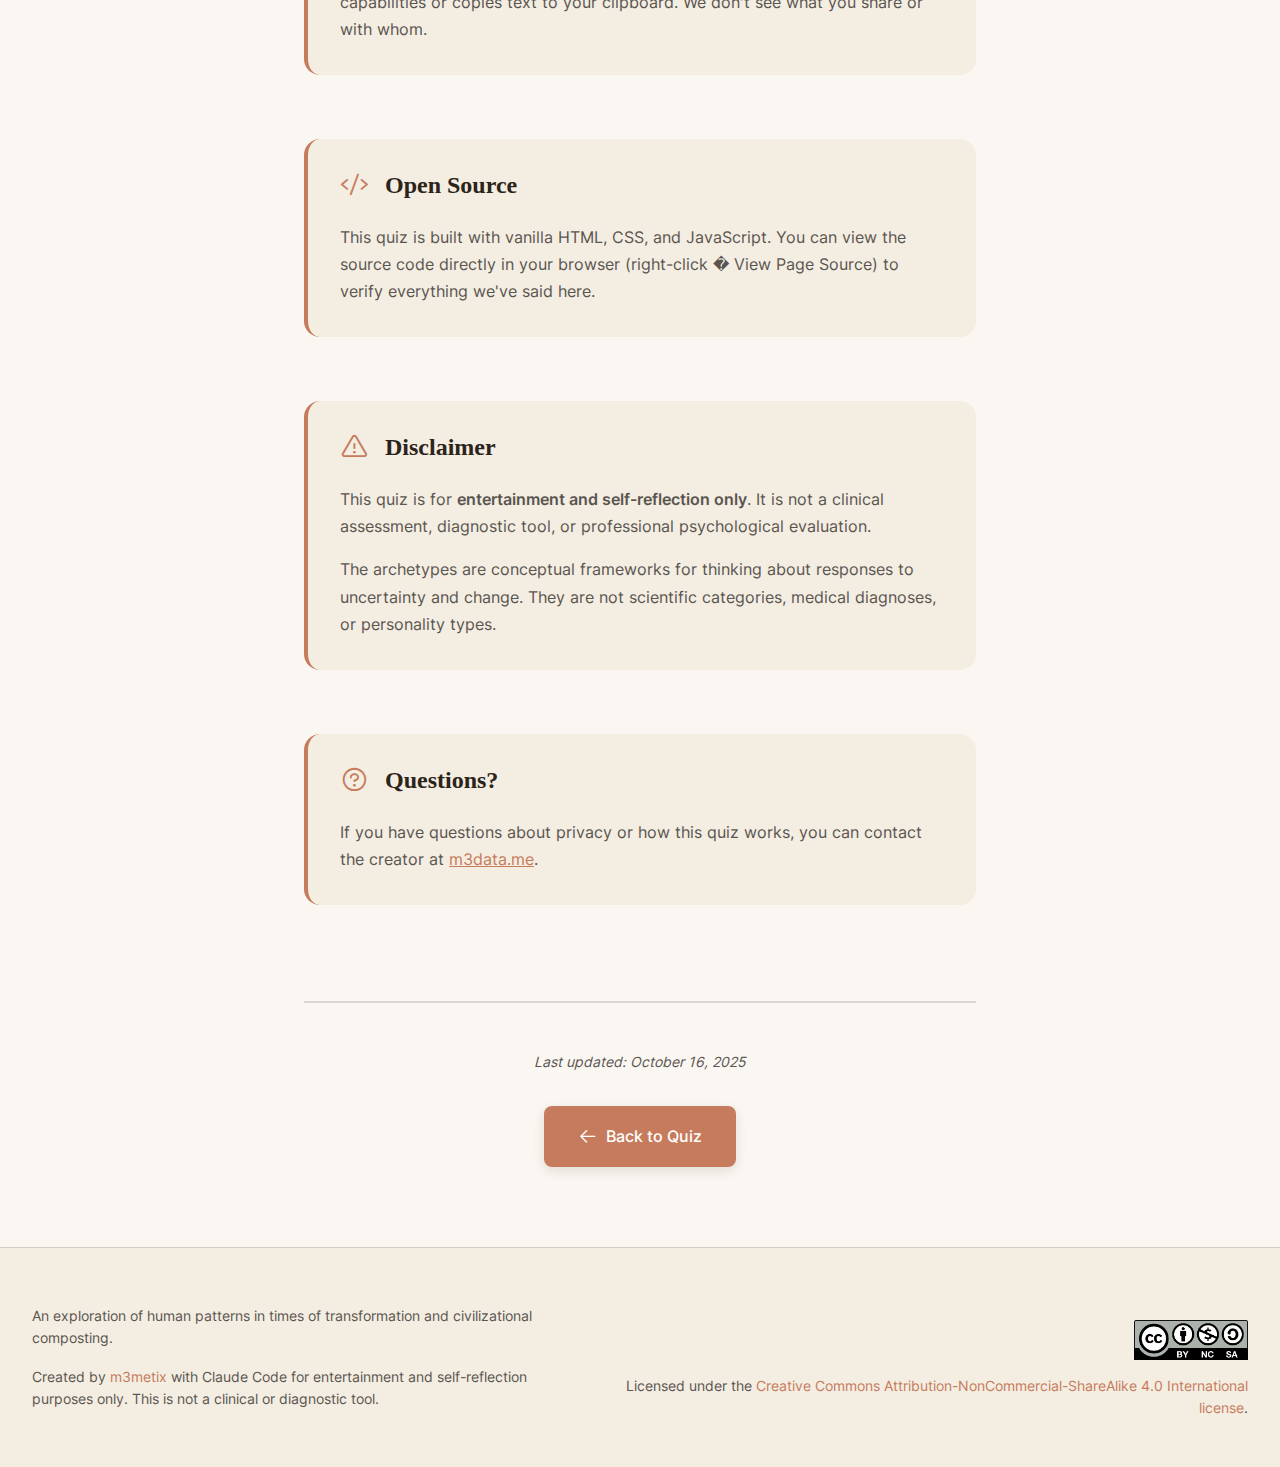
<file: privacy.html>
<!DOCTYPE html>
<html lang="en">
<head>
    <meta charset="UTF-8">
    <meta name="viewport" content="width=device-width, initial-scale=1.0">
    <meta name="description" content="Privacy notice for the Collapse Archetype Quiz - no data collection or tracking.">
    <title>Privacy Notice | Collapse Archetype Quiz</title>
    <link rel="stylesheet" href="src/css/styles.css">
    <link rel="stylesheet" href="src/phosphor-icons/phosphor-icons.css">
</head>
<body>
    <main class="quiz-container" role="main">
        <div class="content-wrapper">
            <article class="privacy-notice">
                <header>
                    <h1>Privacy Notice</h1>
                    <p class="subtitle">Your data stays with you</p>
                </header>

                <section class="privacy-section">
                    <h2><i class="ph ph-shield-check"></i> What We Collect</h2>
                    <p><strong>Nothing.</strong> This quiz collects zero personal information.</p>
                    <p>
                        No names, no email addresses, no IP addresses, no location data,
                        no demographic information. We don't ask for it, and we don't collect it.
                    </p>
                </section>

                <section class="privacy-section">
                    <h2><i class="ph ph-laptop"></i> How It Works</h2>
                    <p>
                        This quiz runs entirely in your web browser. Your responses are processed
                        locally on your devicethey never leave your computer.
                    </p>
                    <p>
                        When you answer questions, the calculations happen in your browser using
                        JavaScript. No data is sent to any server. No database stores your answers.
                        No backend processes your results.
                    </p>
                </section>

                <section class="privacy-section">
                    <h2><i class="ph ph-cookie"></i> Cookies & Tracking</h2>
                    <p><strong>None.</strong> We don't use cookies. We don't use analytics. We don't track you.</p>
                    <p>
                        No Google Analytics, no Facebook Pixel, no third-party trackers. This site
                        doesn't know who you are, where you're from, or what you do after you leave.
                    </p>
                </section>

                <section class="privacy-section">
                    <h2><i class="ph ph-database"></i> Data Storage</h2>
                    <p>
                        Your quiz results are <strong>not stored anywhere</strong>not on our servers
                        (we don't have any), not in your browser's local storage, nowhere.
                    </p>
                    <p>
                        Once you close the page or refresh, your results disappear. If you want to
                        keep them, you'll need to screenshot or manually save them yourself.
                    </p>
                </section>

                <section class="privacy-section">
                    <h2><i class="ph ph-share-network"></i> Sharing Your Results</h2>
                    <p>
                        If you use the "Share Result" button, it uses your device's native sharing
                        capabilities or copies text to your clipboard. We don't see what you share
                        or with whom.
                    </p>
                </section>

                <section class="privacy-section">
                    <h2><i class="ph ph-code"></i> Open Source</h2>
                    <p>
                        This quiz is built with vanilla HTML, CSS, and JavaScript. You can view
                        the source code directly in your browser (right-click � View Page Source)
                        to verify everything we've said here.
                    </p>
                </section>

                <section class="privacy-section">
                    <h2><i class="ph ph-warning"></i> Disclaimer</h2>
                    <p>
                        This quiz is for <strong>entertainment and self-reflection only</strong>.
                        It is not a clinical assessment, diagnostic tool, or professional
                        psychological evaluation.
                    </p>
                    <p>
                        The archetypes are conceptual frameworks for thinking about responses to
                        uncertainty and change. They are not scientific categories, medical diagnoses,
                        or personality types.
                    </p>
                </section>

                <section class="privacy-section">
                    <h2><i class="ph ph-question"></i> Questions?</h2>
                    <p>
                        If you have questions about privacy or how this quiz works, you can
                        contact the creator at <a href="https://m3data.me">m3data.me</a>.
                    </p>
                </section>

                <footer class="privacy-footer">
                    <p class="last-updated">Last updated: October 16, 2025</p>
                    <a href="index.html" class="btn btn-primary">
                        <i class="ph ph-arrow-left"></i>
                        Back to Quiz
                    </a>
                </footer>
            </article>
        </div>
    </main>

    <footer class="site-footer" role="contentinfo">
        <div class="footer-content">
            <p>
                An exploration of human patterns in times of transformation and civilizational composting.
            </p>
            <p>
                Created by <a href="https://moralimagineer.com">m3metix</a> with Claude Code for entertainment and self-reflection purposes only.
                This is not a clinical or diagnostic tool.
            </p>
        </div>
        <div class="license-info">
            <a href="https://creativecommons.org/licenses/by-nc-sa/4.0/" target="_blank" rel="noopener noreferrer">
                <img src="assets/images/by-nc-sa.png" alt="Creative Commons BY-NC-SA 4.0 license badge">
            </a>
            <p>
                Licensed under the <a href="LICENSE">Creative Commons Attribution-NonCommercial-ShareAlike 4.0 International license</a>.
            </p>
        </div>
    </footer>
</body>
</html>
</file>
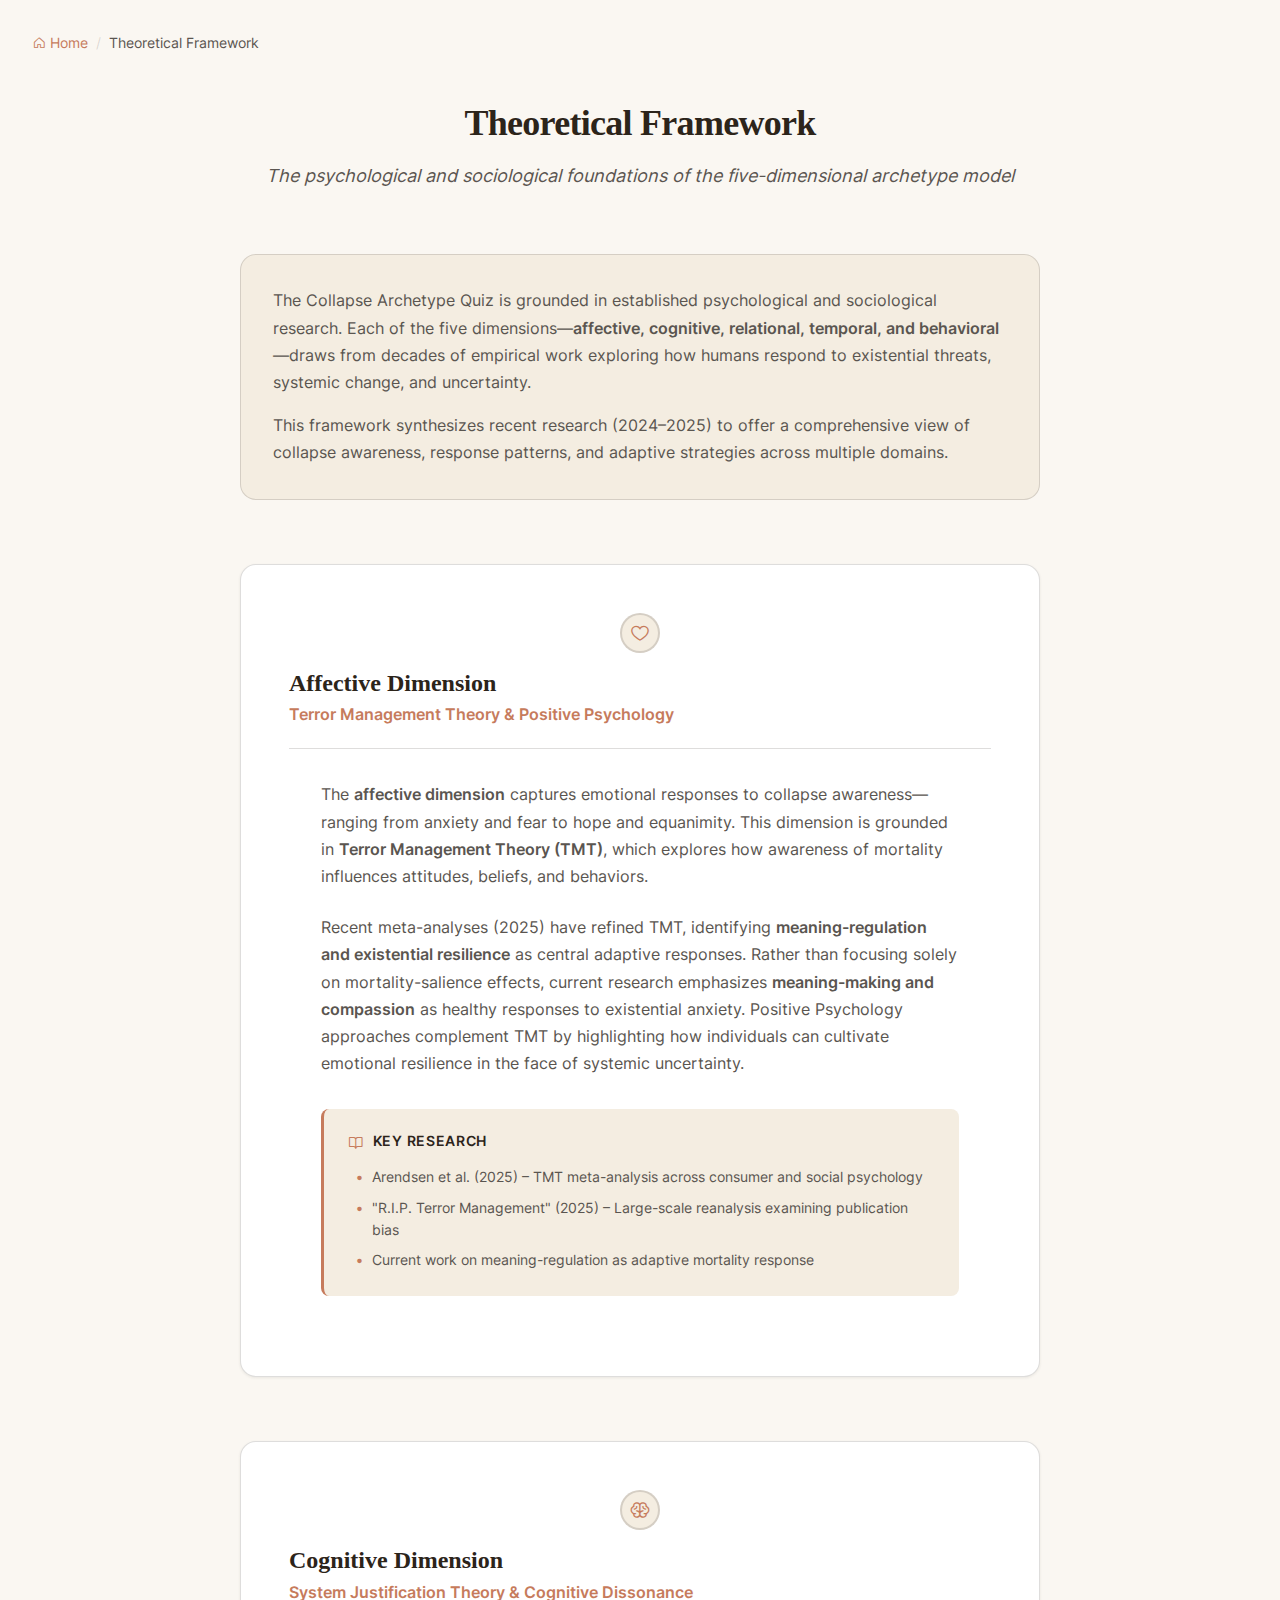
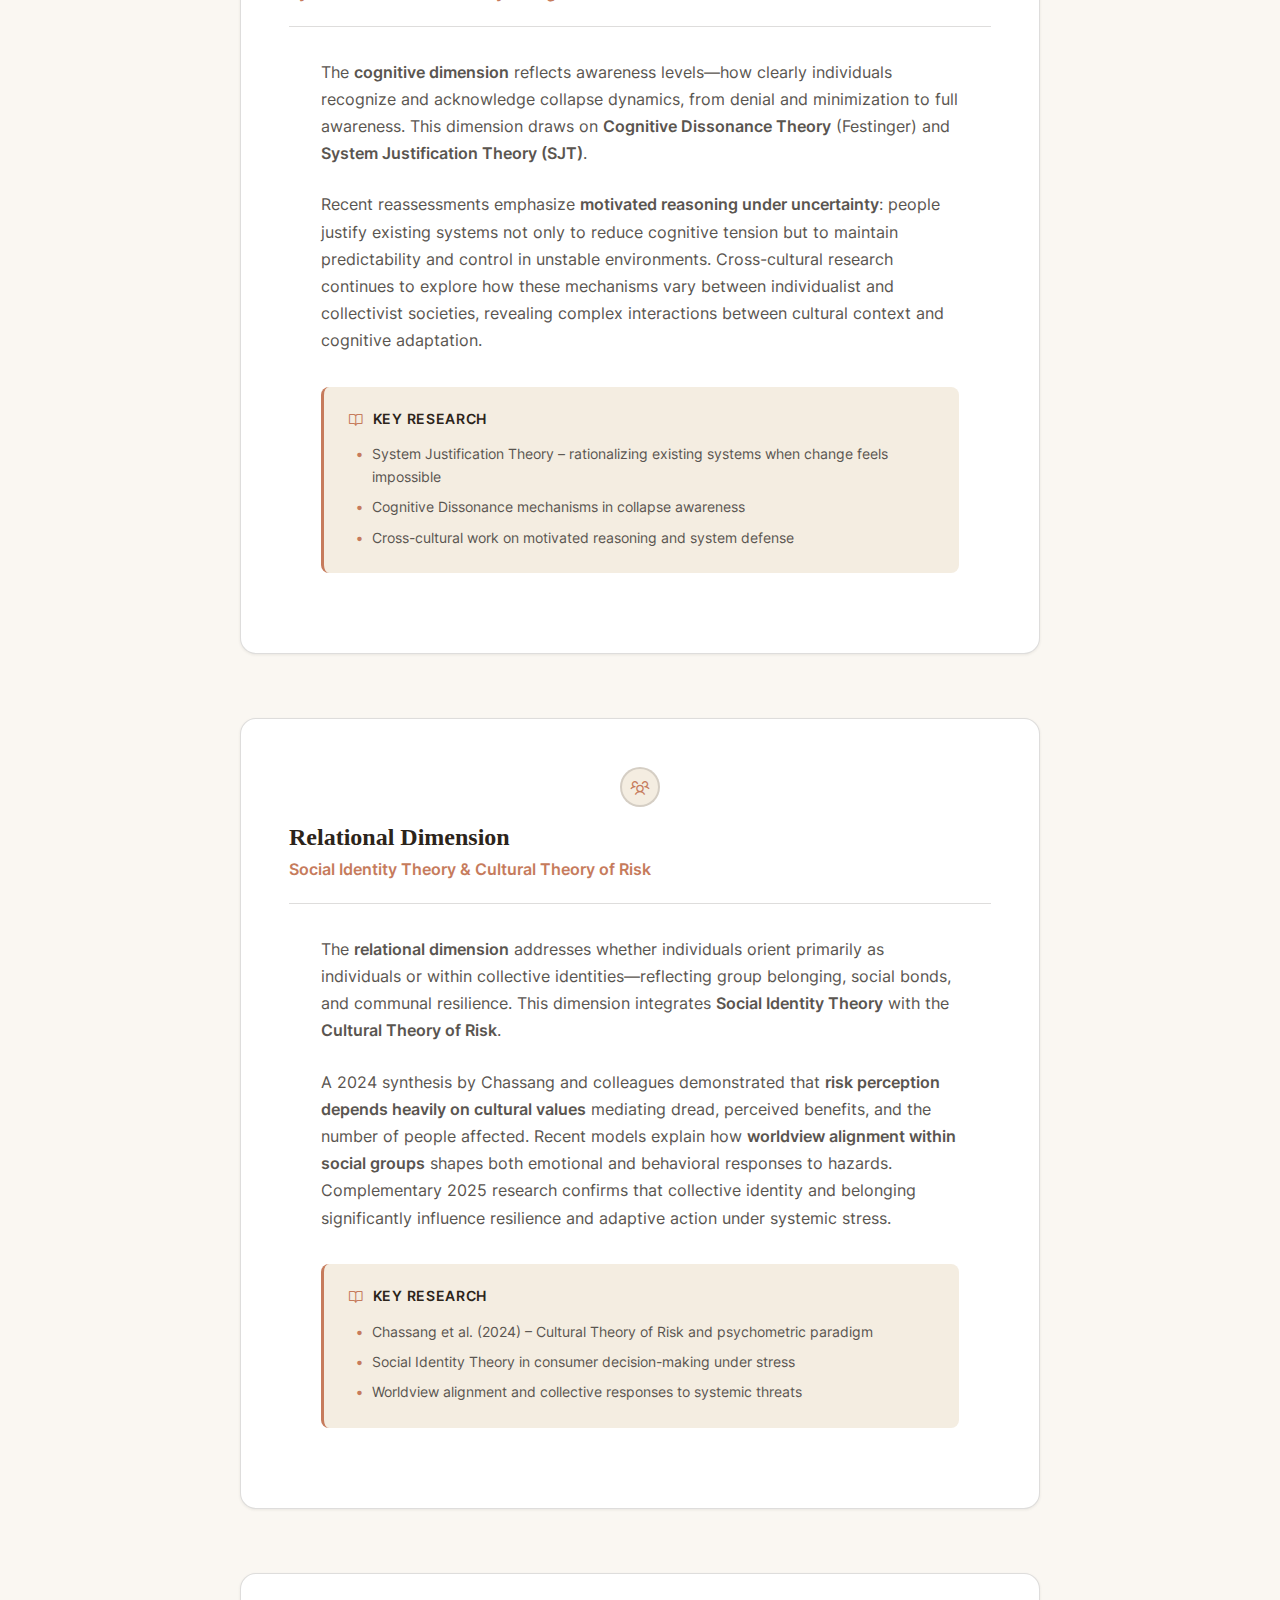
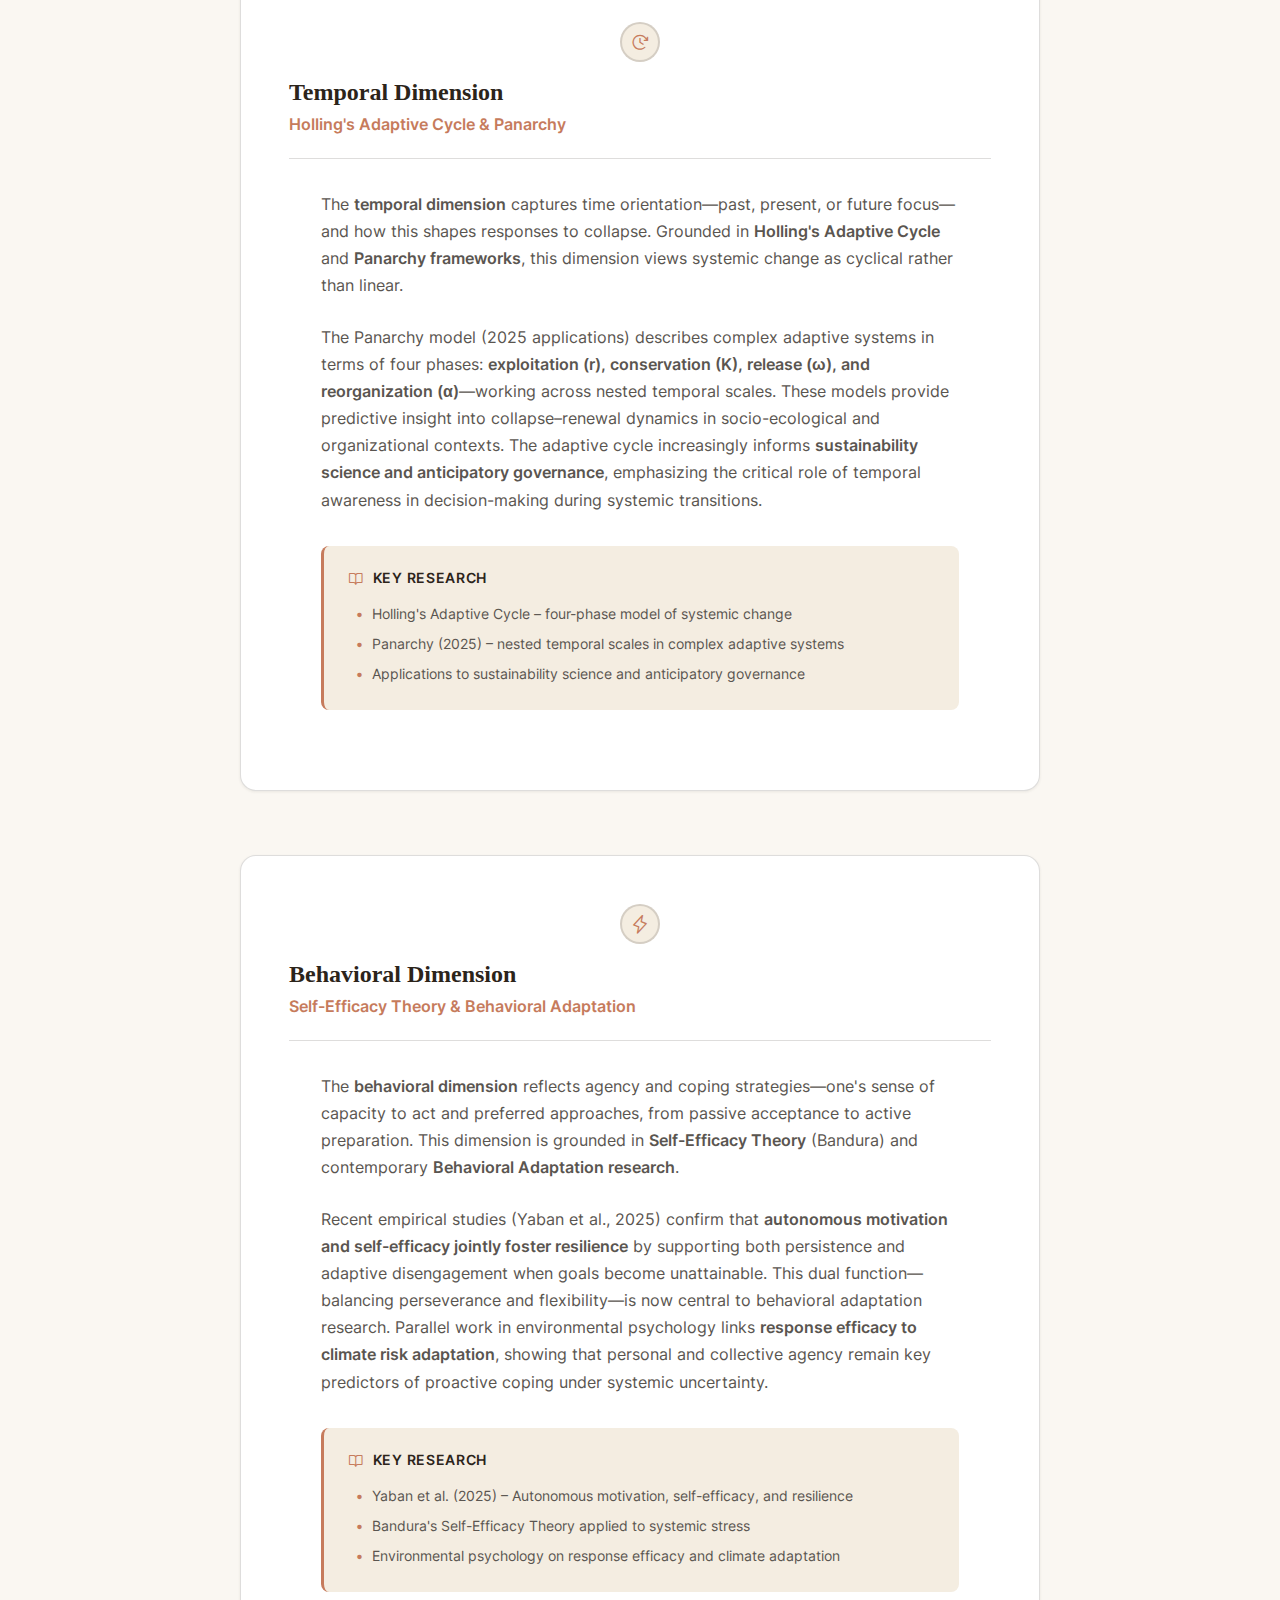
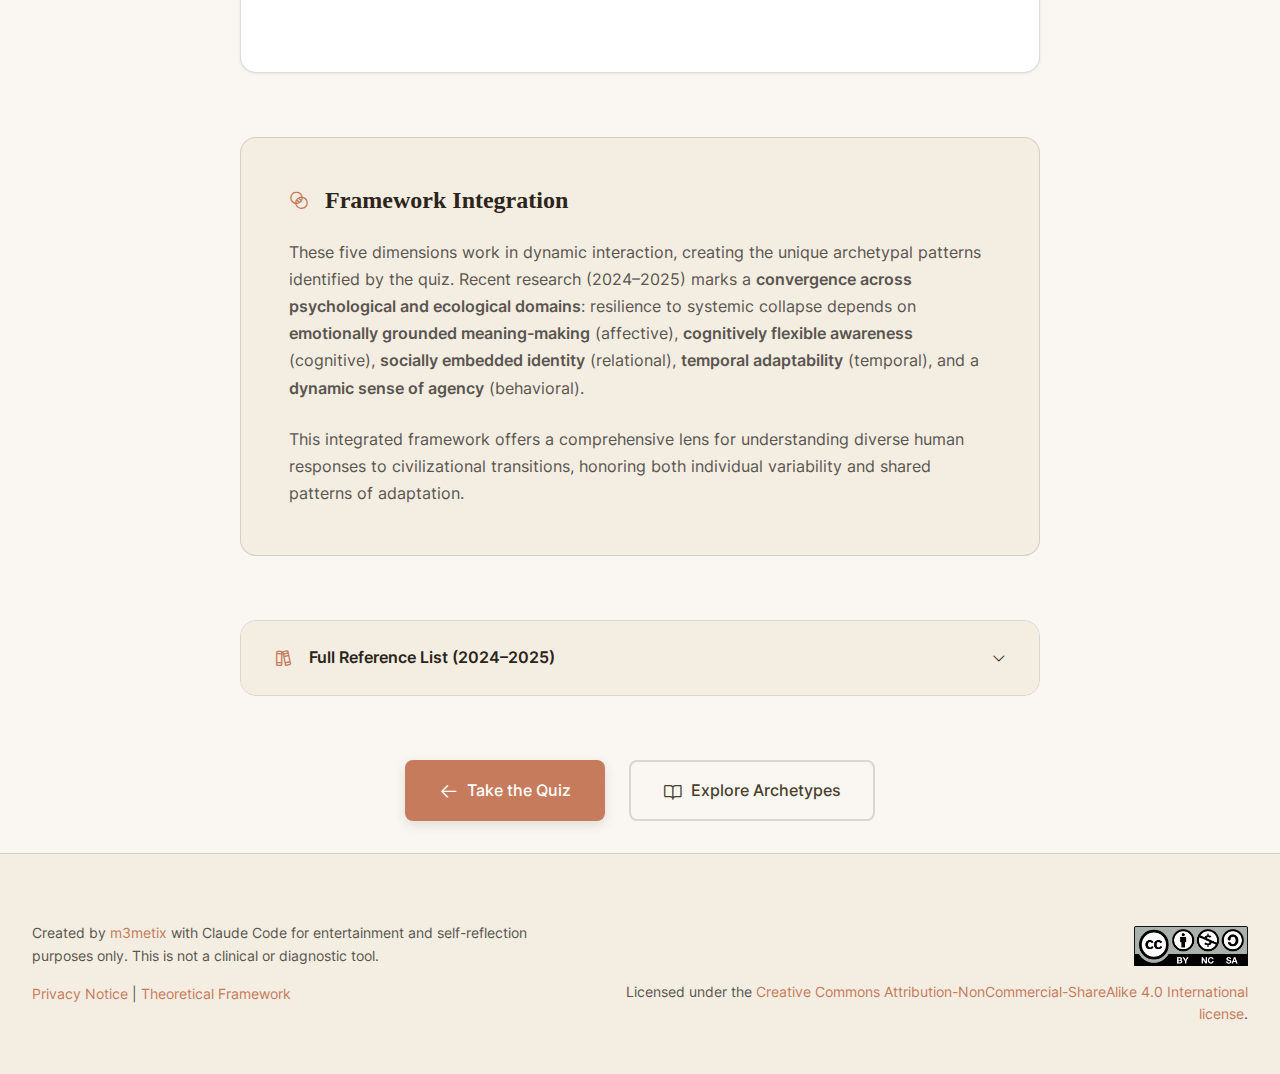
<file: theory.html>
<!DOCTYPE html>
<html lang="en">
<head>
    <meta charset="UTF-8">
    <meta name="viewport" content="width=device-width, initial-scale=1.0">
    <meta name="description" content="Explore the theoretical foundations and research underlying the five-dimensional framework of the Collapse Archetype Quiz.">
    <title>Theoretical Framework | Collapse Archetype Quiz</title>
    <link rel="stylesheet" href="src/css/styles.css">
    <link rel="stylesheet" href="src/phosphor-icons/phosphor-icons.css">
</head>
<body>
    <!-- Main Container -->
    <main class="theory-detail-page" role="main">
        <!-- Breadcrumb Navigation -->
        <nav class="breadcrumb" aria-label="Breadcrumb">
            <a href="index.html" class="breadcrumb-link">
                <i class="ph ph-house"></i>
                Home
            </a>
            <span class="breadcrumb-separator">/</span>
            <span class="breadcrumb-current">Theoretical Framework</span>
        </nav>

        <div class="content-wrapper theory-page">

            <!-- Header -->
            <header class="theory-header">
                <h1 class="theory-title">Theoretical Framework</h1>
                <p class="theory-subtitle">
                    The psychological and sociological foundations of the five-dimensional archetype model
                </p>
            </header>

                <!-- Introduction -->
                <div class="theory-intro">
                    <p>
                        The Collapse Archetype Quiz is grounded in established psychological and sociological research.
                        Each of the five dimensions—<strong>affective, cognitive, relational, temporal, and behavioral</strong>—draws
                        from decades of empirical work exploring how humans respond to existential threats, systemic change,
                        and uncertainty.
                    </p>
                    <p>
                        This framework synthesizes recent research (2024–2025) to offer a comprehensive view of
                        collapse awareness, response patterns, and adaptive strategies across multiple domains.
                    </p>
                </div>

                <!-- Dimension Sections -->
                <article class="theory-dimension-section" id="affective">
                    <div class="dimension-icon" aria-hidden="true">
                        <i class="ph ph-heart"></i>
                    </div>
                    <h2>Affective Dimension</h2>
                    <h3 class="theory-foundation">Terror Management Theory & Positive Psychology</h3>

                    <div class="theory-content">
                        <p>
                            The <strong>affective dimension</strong> captures emotional responses to collapse awareness—ranging
                            from anxiety and fear to hope and equanimity. This dimension is grounded in
                            <strong>Terror Management Theory (TMT)</strong>, which explores how awareness of mortality
                            influences attitudes, beliefs, and behaviors.
                        </p>

                        <p>
                            Recent meta-analyses (2025) have refined TMT, identifying <strong>meaning-regulation and
                            existential resilience</strong> as central adaptive responses. Rather than focusing solely on
                            mortality-salience effects, current research emphasizes <strong>meaning-making and
                            compassion</strong> as healthy responses to existential anxiety. Positive Psychology
                            approaches complement TMT by highlighting how individuals can cultivate emotional resilience
                            in the face of systemic uncertainty.
                        </p>

                        <div class="theory-research">
                            <h4><i class="ph ph-book-open"></i> Key Research</h4>
                            <ul>
                                <li>Arendsen et al. (2025) – TMT meta-analysis across consumer and social psychology</li>
                                <li>"R.I.P. Terror Management" (2025) – Large-scale reanalysis examining publication bias</li>
                                <li>Current work on meaning-regulation as adaptive mortality response</li>
                            </ul>
                        </div>
                    </div>
                </article>

                <article class="theory-dimension-section" id="cognitive">
                    <div class="dimension-icon" aria-hidden="true">
                        <i class="ph ph-brain"></i>
                    </div>
                    <h2>Cognitive Dimension</h2>
                    <h3 class="theory-foundation">System Justification Theory & Cognitive Dissonance</h3>

                    <div class="theory-content">
                        <p>
                            The <strong>cognitive dimension</strong> reflects awareness levels—how clearly individuals
                            recognize and acknowledge collapse dynamics, from denial and minimization to full awareness.
                            This dimension draws on <strong>Cognitive Dissonance Theory</strong> (Festinger) and
                            <strong>System Justification Theory (SJT)</strong>.
                        </p>

                        <p>
                            Recent reassessments emphasize <strong>motivated reasoning under uncertainty</strong>: people
                            justify existing systems not only to reduce cognitive tension but to maintain predictability
                            and control in unstable environments. Cross-cultural research continues to explore how these
                            mechanisms vary between individualist and collectivist societies, revealing complex interactions
                            between cultural context and cognitive adaptation.
                        </p>

                        <div class="theory-research">
                            <h4><i class="ph ph-book-open"></i> Key Research</h4>
                            <ul>
                                <li>System Justification Theory – rationalizing existing systems when change feels impossible</li>
                                <li>Cognitive Dissonance mechanisms in collapse awareness</li>
                                <li>Cross-cultural work on motivated reasoning and system defense</li>
                            </ul>
                        </div>
                    </div>
                </article>

                <article class="theory-dimension-section" id="relational">
                    <div class="dimension-icon" aria-hidden="true">
                        <i class="ph ph-users-three"></i>
                    </div>
                    <h2>Relational Dimension</h2>
                    <h3 class="theory-foundation">Social Identity Theory & Cultural Theory of Risk</h3>

                    <div class="theory-content">
                        <p>
                            The <strong>relational dimension</strong> addresses whether individuals orient primarily as
                            individuals or within collective identities—reflecting group belonging, social bonds, and
                            communal resilience. This dimension integrates <strong>Social Identity Theory</strong> with
                            the <strong>Cultural Theory of Risk</strong>.
                        </p>

                        <p>
                            A 2024 synthesis by Chassang and colleagues demonstrated that <strong>risk perception depends
                            heavily on cultural values</strong> mediating dread, perceived benefits, and the number of people
                            affected. Recent models explain how <strong>worldview alignment within social groups</strong>
                            shapes both emotional and behavioral responses to hazards. Complementary 2025 research confirms
                            that collective identity and belonging significantly influence resilience and adaptive action
                            under systemic stress.
                        </p>

                        <div class="theory-research">
                            <h4><i class="ph ph-book-open"></i> Key Research</h4>
                            <ul>
                                <li>Chassang et al. (2024) – Cultural Theory of Risk and psychometric paradigm</li>
                                <li>Social Identity Theory in consumer decision-making under stress</li>
                                <li>Worldview alignment and collective responses to systemic threats</li>
                            </ul>
                        </div>
                    </div>
                </article>

                <article class="theory-dimension-section" id="temporal">
                    <div class="dimension-icon" aria-hidden="true">
                        <i class="ph ph-clock-clockwise"></i>
                    </div>
                    <h2>Temporal Dimension</h2>
                    <h3 class="theory-foundation">Holling's Adaptive Cycle & Panarchy</h3>

                    <div class="theory-content">
                        <p>
                            The <strong>temporal dimension</strong> captures time orientation—past, present, or future focus—and
                            how this shapes responses to collapse. Grounded in <strong>Holling's Adaptive Cycle</strong> and
                            <strong>Panarchy frameworks</strong>, this dimension views systemic change as cyclical rather than linear.
                        </p>

                        <p>
                            The Panarchy model (2025 applications) describes complex adaptive systems in terms of four phases:
                            <strong>exploitation (r), conservation (K), release (ω), and reorganization (α)</strong>—working
                            across nested temporal scales. These models provide predictive insight into collapse–renewal dynamics
                            in socio-ecological and organizational contexts. The adaptive cycle increasingly informs
                            <strong>sustainability science and anticipatory governance</strong>, emphasizing the critical role
                            of temporal awareness in decision-making during systemic transitions.
                        </p>

                        <div class="theory-research">
                            <h4><i class="ph ph-book-open"></i> Key Research</h4>
                            <ul>
                                <li>Holling's Adaptive Cycle – four-phase model of systemic change</li>
                                <li>Panarchy (2025) – nested temporal scales in complex adaptive systems</li>
                                <li>Applications to sustainability science and anticipatory governance</li>
                            </ul>
                        </div>
                    </div>
                </article>

                <article class="theory-dimension-section" id="behavioral">
                    <div class="dimension-icon" aria-hidden="true">
                        <i class="ph ph-lightning"></i>
                    </div>
                    <h2>Behavioral Dimension</h2>
                    <h3 class="theory-foundation">Self-Efficacy Theory & Behavioral Adaptation</h3>

                    <div class="theory-content">
                        <p>
                            The <strong>behavioral dimension</strong> reflects agency and coping strategies—one's sense of
                            capacity to act and preferred approaches, from passive acceptance to active preparation. This
                            dimension is grounded in <strong>Self-Efficacy Theory</strong> (Bandura) and contemporary
                            <strong>Behavioral Adaptation research</strong>.
                        </p>

                        <p>
                            Recent empirical studies (Yaban et al., 2025) confirm that <strong>autonomous motivation and
                            self-efficacy jointly foster resilience</strong> by supporting both persistence and adaptive
                            disengagement when goals become unattainable. This dual function—balancing perseverance and
                            flexibility—is now central to behavioral adaptation research. Parallel work in environmental
                            psychology links <strong>response efficacy to climate risk adaptation</strong>, showing that
                            personal and collective agency remain key predictors of proactive coping under systemic uncertainty.
                        </p>

                        <div class="theory-research">
                            <h4><i class="ph ph-book-open"></i> Key Research</h4>
                            <ul>
                                <li>Yaban et al. (2025) – Autonomous motivation, self-efficacy, and resilience</li>
                                <li>Bandura's Self-Efficacy Theory applied to systemic stress</li>
                                <li>Environmental psychology on response efficacy and climate adaptation</li>
                            </ul>
                        </div>
                    </div>
                </article>

                <!-- Synthesis -->
                <div class="theory-synthesis">
                    <h2><i class="ph ph-intersect"></i> Framework Integration</h2>
                    <p>
                        These five dimensions work in dynamic interaction, creating the unique archetypal patterns
                        identified by the quiz. Recent research (2024–2025) marks a <strong>convergence across
                        psychological and ecological domains</strong>: resilience to systemic collapse depends on
                        <strong>emotionally grounded meaning-making</strong> (affective), <strong>cognitively flexible
                        awareness</strong> (cognitive), <strong>socially embedded identity</strong> (relational),
                        <strong>temporal adaptability</strong> (temporal), and a <strong>dynamic sense of agency</strong>
                        (behavioral).
                    </p>
                    <p>
                        This integrated framework offers a comprehensive lens for understanding diverse human responses
                        to civilizational transitions, honoring both individual variability and shared patterns of
                        adaptation.
                    </p>
                </div>

                <!-- Full References -->
                <details class="theory-references">
                    <summary class="references-summary">
                        <i class="ph ph-books"></i>
                        <span>Full Reference List (2024–2025)</span>
                        <i class="ph ph-caret-down summary-icon"></i>
                    </summary>
                    <div class="references-content">
                        <h3>Affective Dimension</h3>
                        <ol>
                            <li>"R.I.P. Terror Management: A z-curve analysis" (2025) – <a href="https://replicationindex.com/2025/04/27/r-i-p-terror-management-a-z-curve-analysis/" target="_blank" rel="noopener noreferrer">replicationindex.com</a></li>
                            <li>Terror Management Theory in environmental contexts (2025) – <a href="https://www.sciencedirect.com/science/article/abs/pii/S0272494424002627" target="_blank" rel="noopener noreferrer">ScienceDirect</a></li>
                            <li>Arendsen et al. – TMT in consumer domain (2025) – <a href="https://research.vu.nl/en/publications/terror-management-theory-in-the-consumer-domain-a-systematic-revi" target="_blank" rel="noopener noreferrer">VU Research Portal</a></li>
                            <li>TMT and historical myths (2024) – <a href="https://www.cambridge.org/core/journals/behavioral-and-brain-sciences/article/terror-management-theory-perspective-on-the-appeal-of-historical-myths/4367D7DB6A2CDCEC9382E957B02A92A1" target="_blank" rel="noopener noreferrer">Cambridge Core</a></li>
                        </ol>

                        <h3>Cognitive Dimension</h3>
                        <ol>
                            <li>System Justification Theory overview – <a href="https://pmc.ncbi.nlm.nih.gov/articles/PMC5127846/" target="_blank" rel="noopener noreferrer">PMC</a></li>
                            <li>System justification and cognitive dissonance (2024) – <a href="https://onlinelibrary.wiley.com/doi/10.1111/pops.13039" target="_blank" rel="noopener noreferrer">Wiley Online Library</a></li>
                            <li>SJT in psychology – <a href="https://www.sciencedirect.com/topics/psychology/systems-justification-theory" target="_blank" rel="noopener noreferrer">ScienceDirect Topics</a></li>
                        </ol>

                        <h3>Relational Dimension</h3>
                        <ol>
                            <li>Chassang et al. (2024) – Cultural Theory of Risk synthesis – <a href="https://pmc.ncbi.nlm.nih.gov/articles/PMC11954724/" target="_blank" rel="noopener noreferrer">PMC</a></li>
                            <li>Social identity in consumer research (2025) – <a href="https://www.sciencedirect.com/science/article/pii/S0148296325001845" target="_blank" rel="noopener noreferrer">ScienceDirect</a></li>
                        </ol>

                        <h3>Temporal Dimension</h3>
                        <ol>
                            <li>Panarchy Cycles (2025) – <a href="https://lifestyle.sustainability-directory.com/term/panarchy-cycles/" target="_blank" rel="noopener noreferrer">Sustainability Directory</a></li>
                            <li>Resilience Alliance – Panarchy framework – <a href="https://www.resalliance.org/panarchy" target="_blank" rel="noopener noreferrer">resalliance.org</a></li>
                            <li>Adaptive cycle applications (2018) – <a href="https://www.sciencedirect.com/science/article/pii/S1476945X1830165X" target="_blank" rel="noopener noreferrer">ScienceDirect</a></li>
                        </ol>

                        <h3>Behavioral Dimension</h3>
                        <ol>
                            <li>Yaban et al. (2025) – Motivation and self-efficacy – <a href="https://www.tandfonline.com/doi/full/10.1080/08923647.2025.2484047" target="_blank" rel="noopener noreferrer">Taylor & Francis</a></li>
                            <li>Response efficacy and adaptation (2025) – <a href="https://www.sciencedirect.com/science/article/abs/pii/S0193397325000395" target="_blank" rel="noopener noreferrer">ScienceDirect</a></li>
                            <li>Environmental psychology and climate risk (2025) – <a href="https://www.sciencedirect.com/science/article/abs/pii/S0272494425002646" target="_blank" rel="noopener noreferrer">ScienceDirect</a></li>
                        </ol>
                    </div>
                </details>

                <!-- Navigation -->
                <div class="theory-actions">
                    <a href="index.html" class="btn btn-primary">
                        <i class="ph ph-arrow-left"></i>
                        Take the Quiz
                    </a>
                    <a href="archetypes.html" class="btn btn-outline">
                        <i class="ph ph-book-open"></i>
                        Explore Archetypes
                    </a>
                </div>

        </div>
    </main>

    <!-- Footer -->
    <footer class="site-footer" role="contentinfo">
        <div class="footer-content">
            <p>
                Created by <a href="https://moralimagineer.com">m3metix</a> with Claude Code for entertainment and self-reflection purposes only.
                This is not a clinical or diagnostic tool.
            </p>
            <p>
                <a href="privacy.html">Privacy Notice</a> |
                <a href="theory.html">Theoretical Framework</a>
            </p>
        </div>
        <div class="license-info">
            <a href="https://creativecommons.org/licenses/by-nc-sa/4.0/" target="_blank" rel="noopener noreferrer">
                <img src="assets/images/by-nc-sa.png" alt="Creative Commons BY-NC-SA 4.0 license badge">
            </a>
            <p>
                Licensed under the <a href="LICENSE">Creative Commons Attribution-NonCommercial-ShareAlike 4.0 International license</a>.
            </p>
        </div>
    </footer>
</body>
</html>
</file>
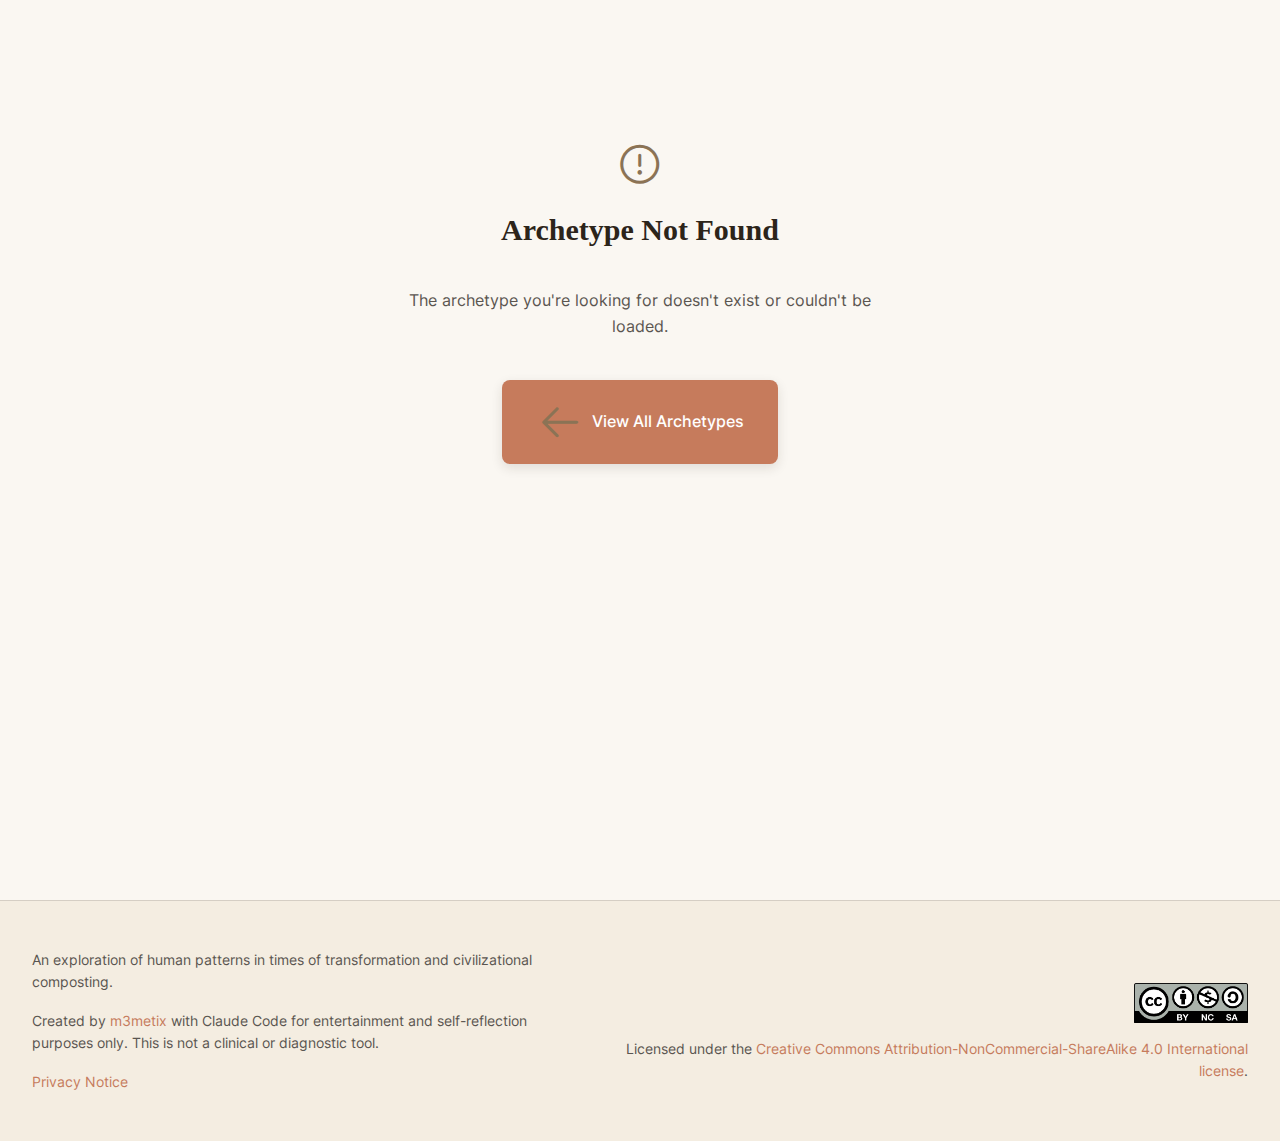
<file: archetypes/archetype.html>
<!DOCTYPE html>
<html lang="en">
<head>
    <meta charset="UTF-8">
    <meta name="viewport" content="width=device-width, initial-scale=1.0">
    <meta name="description" content="Deep dive into a collapse archetype - traits, dimensional profile, theoretical foundations, and archetypal resonance.">
    <title id="pageTitle">Archetype Detail | Collapse Archetypes</title>
    <link rel="stylesheet" href="../src/css/styles.css">
    <link rel="stylesheet" href="../src/phosphor-icons/phosphor-icons.css">
</head>
<body>
    <!-- Main Container -->
    <main class="archetype-detail-page" role="main">
        <!-- Loading State -->
        <div class="loading-screen" id="loadingScreen">
            <i class="ph ph-circle-notch loading-spinner"></i>
            <p>Loading archetype...</p>
        </div>

        <!-- Error State -->
        <div class="error-screen hidden" id="errorScreen">
            <i class="ph ph-warning-circle"></i>
            <h1>Archetype Not Found</h1>
            <p>The archetype you're looking for doesn't exist or couldn't be loaded.</p>
            <a href="../archetypes.html" class="btn btn-primary">
                <i class="ph ph-arrow-left"></i>
                View All Archetypes
            </a>
        </div>

        <!-- Content (populated by JavaScript) -->
        <div class="archetype-content hidden" id="archetypeContent">
            <!-- Navigation -->
            <nav class="breadcrumb" aria-label="Breadcrumb">
                <a href="../index.html" class="breadcrumb-link">
                    <i class="ph ph-house"></i>
                    Home
                </a>
                <span class="breadcrumb-separator">/</span>
                <a href="../archetypes.html" class="breadcrumb-link">Archetypes</a>
                <span class="breadcrumb-separator">/</span>
                <span class="breadcrumb-current" id="breadcrumbName">...</span>
            </nav>

            <!-- Archetype Header -->
            <header class="archetype-header">
                <div class="archetype-header-content">
                    <h1 class="archetype-title" id="archetypeName">...</h1>
                    <blockquote class="archetype-meme-large" id="archetypeMeme">...</blockquote>
                </div>
            </header>

            <!-- Main Content Grid -->
            <div class="archetype-detail-grid">
                <!-- Description Section -->
                <section class="archetype-section description-section">
                    <div id="archetypeDescription"></div>
                    <div id="archetypeExtendedDescription"></div>
                </section>

                <!-- Traits Section -->
                <aside class="archetype-section traits-section">
                    <h2 class="section-heading">
                        <i class="ph ph-fingerprint"></i>
                        Core Traits
                    </h2>
                    <div class="trait-profile" id="traitProfile">
                        <!-- Populated by JS -->
                    </div>
                </aside>

                <!-- Dimensional Profile Section -->
                <section class="archetype-section dimensional-section">
                    <h2 class="section-heading">
                        <i class="ph ph-chart-polar"></i>
                        Dimensional Profile
                    </h2>
                    <p class="section-intro">
                        This archetype's position across the five theoretical dimensions that shape
                        collapse awareness and response.
                    </p>

                    <!-- Radar Chart -->
                    <div class="radar-chart-container">
                        <svg class="radar-chart" id="radarChart" viewBox="-120 -120 240 240"
                             aria-labelledby="radarChartTitle radarChartDesc">
                            <title id="radarChartTitle">Five-dimensional psychological profile</title>
                            <desc id="radarChartDesc">A radar chart showing scores across five theoretical dimensions</desc>

                            <!-- Background concentric circles -->
                            <g class="radar-grid" aria-hidden="true">
                                <circle cx="0" cy="0" r="100" class="grid-circle"/>
                                <circle cx="0" cy="0" r="75" class="grid-circle"/>
                                <circle cx="0" cy="0" r="50" class="grid-circle"/>
                                <circle cx="0" cy="0" r="25" class="grid-circle"/>
                            </g>

                            <!-- Axis lines -->
                            <g class="radar-axes" id="radarAxes" aria-hidden="true"></g>

                            <!-- Axis labels -->
                            <g class="radar-labels" id="radarLabels"></g>

                            <!-- Data polygon -->
                            <g class="radar-data">
                                <polygon id="radarPolygon" class="data-polygon" points="" />
                                <g id="radarPoints" class="data-points"></g>
                            </g>
                        </svg>
                    </div>

                    <!-- Dimension Details -->
                    <div class="dimension-details" id="dimensionDetails">
                        <!-- Populated by JS -->
                    </div>
                </section>

                <!-- Theoretical Foundations Section -->
                <section class="archetype-section theory-section">
                    <h2 class="section-heading">
                        <i class="ph ph-book-open"></i>
                        Theoretical Foundations
                    </h2>
                    <p class="section-intro">
                        This archetype draws from the following psychological and sociological frameworks:
                    </p>
                    <ul class="theory-list" id="theoryList">
                        <!-- Populated by JS -->
                    </ul>
                </section>

                <!-- Navigation Section -->
                <nav class="archetype-navigation" aria-label="Archetype navigation">
                    <div class="nav-buttons">
                        <button class="nav-btn nav-prev" id="prevArchetype" aria-label="Previous archetype">
                            <i class="ph ph-arrow-left"></i>
                            <span class="nav-text">
                                <span class="nav-label">Previous</span>
                                <span class="nav-name" id="prevArchetypeName">...</span>
                            </span>
                        </button>

                        <a href="../archetypes.html" class="nav-btn nav-grid" aria-label="View all archetypes">
                            <i class="ph ph-grid-four"></i>
                            <span class="nav-text">All Archetypes</span>
                        </a>

                        <button class="nav-btn nav-next" id="nextArchetype" aria-label="Next archetype">
                            <span class="nav-text">
                                <span class="nav-label">Next</span>
                                <span class="nav-name" id="nextArchetypeName">...</span>
                            </span>
                            <i class="ph ph-arrow-right"></i>
                        </button>
                    </div>
                </nav>

                <!-- CTA Section -->
                <section class="cta-section">
                    <div class="cta-box-large">
                        <h2>Discover Your Archetype</h2>
                        <p>
                            Take the theory-grounded quiz to explore which archetypal pattern resonates
                            most deeply with your awareness, agency, and response to uncertainty.
                        </p>
                        <a href="../index.html" class="btn btn-primary btn-large">
                            Take the Quiz
                            <i class="ph ph-arrow-right"></i>
                        </a>
                    </div>
                </section>
            </div>
        </div>
    </main>

    <!-- Footer -->
    <footer class="site-footer" role="contentinfo">
        <div class="footer-content">
            <p>
                An exploration of human patterns in times of transformation and civilizational composting.
            </p>
            <p>
                Created by <a href="https://m3data.me">m3metix</a> with Claude Code for entertainment and
                self-reflection purposes only. This is not a clinical or diagnostic tool.
            </p>
            <p>
                <a href="../privacy.html">Privacy Notice</a>
            </p>
        </div>
        <div class="license-info">
            <a href="https://creativecommons.org/licenses/by-nc-sa/4.0/" target="_blank" rel="noopener noreferrer">
                <img src="../assets/images/by-nc-sa.png" alt="Creative Commons BY-NC-SA 4.0 license badge">
            </a>
            <p>
                Licensed under the <a href="../LICENSE">Creative Commons Attribution-NonCommercial-ShareAlike 4.0 International license</a>.
            </p>
        </div>
    </footer>

    <!-- Script -->
    <script src="archetype.js" type="module"></script>
</body>
</html>
</file>
<file: src/css/styles.css>
/* ============================================
   COLLAPSE ARCHETYPE QUIZ - VISUAL THEME

   Design Philosophy:
   - Earthy, grounded color palette evoking natural cycles
   - Archetypal symbolism through geometric forms
   - Emotional coherence through rhythm and spacing
   - Accessibility as foundation (WCAG AA+)
   ============================================ */

/* === Font Faces (Self-Hosted) === */
@font-face {
    font-family: 'Crimson Pro';
    src: url('../fonts/crimson-pro-400.woff2') format('woff2');
    font-weight: 400;
    font-style: normal;
    font-display: swap;
}

@font-face {
    font-family: 'Crimson Pro';
    src: url('../fonts/crimson-pro-600.woff2') format('woff2');
    font-weight: 600;
    font-style: normal;
    font-display: swap;
}

@font-face {
    font-family: 'Crimson Pro';
    src: url('../fonts/crimson-pro-700.woff2') format('woff2');
    font-weight: 700;
    font-style: normal;
    font-display: swap;
}

@font-face {
    font-family: 'Inter';
    src: url('../fonts/inter-400.woff2') format('woff2');
    font-weight: 400;
    font-style: normal;
    font-display: swap;
}

@font-face {
    font-family: 'Inter';
    src: url('../fonts/inter-500.woff2') format('woff2');
    font-weight: 500;
    font-style: normal;
    font-display: swap;
}

@font-face {
    font-family: 'Inter';
    src: url('../fonts/inter-600.woff2') format('woff2');
    font-weight: 600;
    font-style: normal;
    font-display: swap;
}

/* === CSS Custom Properties (Design Tokens) === */
:root {
    /* Color Palette - Earth & Stone */
    --color-earth-dark: #2c241a;        /* Deep earth, primary text */
    --color-earth-medium: #4a3f2f;      /* Warm shadow */
    --color-earth-light: #8b7355;       /* Terracotta accent */
    --color-sand: #d4c4a8;              /* Warm neutral */
    --color-sage: #8a9a7b;              /* Living green */
    --color-clay: #c67b5c;              /* Active accent */
    --color-stone: #5a5550;             /* Subdued text */
    --color-parchment: #f4ede1;         /* Light background */
    --color-cream: #faf7f2;             /* Primary background */

    /* Semantic Colors */
    --color-background: var(--color-cream);
    --color-surface: var(--color-parchment);
    --color-text-primary: var(--color-earth-dark);
    --color-text-secondary: var(--color-stone);
    --color-accent: var(--color-clay);
    --color-accent-hover: #a8624a;
    --color-border: rgba(90, 85, 80, 0.2);
    --color-progress: var(--color-sage);

    /* Typography Scale */
    --font-serif: 'Crimson Pro', Georgia, serif;
    --font-sans: 'Inter', -apple-system, BlinkMacSystemFont, sans-serif;

    --text-xs: 0.75rem;      /* 12px */
    --text-sm: 0.875rem;     /* 14px */
    --text-base: 1rem;       /* 16px */
    --text-lg: 1.125rem;     /* 18px */
    --text-xl: 1.25rem;      /* 20px */
    --text-2xl: 1.5rem;      /* 24px */
    --text-3xl: 1.875rem;    /* 30px */
    --text-4xl: 2.25rem;     /* 36px */
    --text-5xl: 3rem;        /* 48px */

    /* Spacing Scale (8px base) */
    --space-xs: 0.5rem;      /* 8px */
    --space-sm: 1rem;        /* 16px */
    --space-md: 1.5rem;      /* 24px */
    --space-lg: 2rem;        /* 32px */
    --space-xl: 3rem;        /* 48px */
    --space-2xl: 4rem;       /* 64px */
    --space-3xl: 6rem;       /* 96px */

    /* Layout */
    --max-width-content: 42rem;  /* 672px */
    --border-radius: 0.5rem;
    --border-radius-lg: 1rem;

    /* Transitions */
    --transition-fast: 150ms ease-out;
    --transition-base: 250ms ease-out;
    --transition-slow: 400ms ease-out;
    --transition-page: 600ms cubic-bezier(0.4, 0, 0.2, 1);

    /* Shadows */
    --shadow-sm: 0 1px 3px rgba(44, 36, 26, 0.08);
    --shadow-md: 0 4px 12px rgba(44, 36, 26, 0.12);
    --shadow-lg: 0 8px 24px rgba(44, 36, 26, 0.16);
}

/* === Reset & Base Styles === */
*, *::before, *::after {
    box-sizing: border-box;
    margin: 0;
    padding: 0;
}

html {
    font-size: 16px;
    -webkit-font-smoothing: antialiased;
    -moz-osx-font-smoothing: grayscale;
    scroll-behavior: smooth;
}

@media (prefers-reduced-motion: reduce) {
    html {
        scroll-behavior: auto;
    }
}

body {
    font-family: var(--font-sans);
    font-size: var(--text-base);
    line-height: 1.6;
    color: var(--color-text-primary);
    background-color: var(--color-background);
    min-height: 100vh;
    display: flex;
    flex-direction: column;
}

/* === Typography === */
h1, h2, h3, h4, h5, h6 {
    font-family: var(--font-serif);
    font-weight: 600;
    line-height: 1.2;
    margin-bottom: var(--space-sm);
}

p {
    margin-bottom: var(--space-sm);
}

p:last-child {
    margin-bottom: 0;
}

strong {
    font-weight: 600;
}

/* === Layout === */
.quiz-container {
    flex: 1;
    display: flex;
    align-items: center;
    justify-content: center;
    padding: var(--space-lg);
    min-height: 100vh;
}

.content-wrapper {
    width: 100%;
    max-width: var(--max-width-content);
    margin: 0 auto;
}

/* === Screen Management === */
.screen {
    display: none;
    opacity: 0;
    animation: fadeOut var(--transition-page) forwards;
}

.screen.active {
    display: block;
    animation: fadeIn var(--transition-page) forwards;
}

@keyframes fadeIn {
    from {
        opacity: 0;
        transform: translateY(20px);
    }
    to {
        opacity: 1;
        transform: translateY(0);
    }
}

@keyframes fadeOut {
    from {
        opacity: 1;
        transform: translateY(0);
    }
    to {
        opacity: 0;
        transform: translateY(-20px);
    }
}

/* === Welcome Screen === */
.welcome-screen {
    text-align: center;
}

.archetypal-symbol {
    margin: 0 auto var(--space-xl);
    color: var(--color-earth-light);
    animation: symbolPulse 8s ease-in-out infinite;
}

@keyframes symbolPulse {
    0%, 100% { opacity: 0.6; transform: scale(1); }
    50% { opacity: 1; transform: scale(1.05); }
}

.symbol-svg {
    filter: drop-shadow(var(--shadow-sm));
}

.welcome-title {
    font-size: var(--text-4xl);
    font-weight: 700;
    color: var(--color-earth-dark);
    margin-bottom: var(--space-sm);
    letter-spacing: -0.02em;
}

.welcome-subtitle {
    font-size: var(--text-lg);
    color: var(--color-text-secondary);
    font-style: italic;
    margin-bottom: var(--space-xl);
}

.welcome-description {
    background: var(--color-surface);
    padding: var(--space-lg);
    border-radius: var(--border-radius-lg);
    margin-bottom: var(--space-xl);
    border: 1px solid var(--color-border);
    text-align: left;
}

.welcome-description p {
    color: var(--color-text-secondary);
    font-size: var(--text-base);
    line-height: 1.7;
}

.welcome-meta {
    margin-top: var(--space-md);
    padding-top: var(--space-md);
    border-top: 1px solid var(--color-border);
    font-size: var(--text-sm);
    color: var(--color-earth-light);
    display: flex;
    justify-content: center;
    align-items: center;
    gap: var(--space-sm);
    flex-wrap: wrap;
}

.welcome-meta span {
    display: inline-flex;
    align-items: center;
    gap: 0.25rem;
}

.welcome-meta i {
    font-size: 1.1em;
    opacity: 0.7;
}

/* === Buttons === */
.btn {
    display: inline-flex;
    align-items: center;
    justify-content: center;
    gap: var(--space-xs);
    padding: var(--space-sm) var(--space-lg);
    font-family: var(--font-sans);
    font-size: var(--text-base);
    font-weight: 500;
    text-decoration: none;
    border: 2px solid transparent;
    border-radius: var(--border-radius);
    cursor: pointer;
    transition: all var(--transition-base);
    min-height: 44px; /* WCAG touch target */
    min-width: 44px;
}

.btn i {
    font-size: 1.25em;
    line-height: 1;
    transition: transform var(--transition-base);
}

.btn:hover i,
.btn:focus i {
    transform: translateX(2px);
}

.btn-secondary i,
.btn-outline i {
    order: -1; /* Icon before text for these variants */
}

.btn-secondary:hover i,
.btn-outline:hover i,
.btn-secondary:focus i,
.btn-outline:focus i {
    transform: rotate(-15deg);
}

.btn:focus-visible {
    outline: 3px solid var(--color-accent);
    outline-offset: 3px;
}

.btn-primary {
    background: var(--color-accent);
    color: white;
    box-shadow: var(--shadow-md);
}

.btn-primary:hover,
.btn-primary:focus {
    background: var(--color-accent-hover);
    transform: translateY(-2px);
    box-shadow: var(--shadow-lg);
}

.btn-primary:active {
    transform: translateY(0);
}

.btn-secondary {
    background: var(--color-earth-medium);
    color: var(--color-cream);
}

.btn-secondary:hover,
.btn-secondary:focus {
    background: var(--color-earth-dark);
    transform: translateY(-2px);
}

.btn-outline {
    background: transparent;
    color: var(--color-earth-medium);
    border-color: var(--color-border);
}

.btn-outline:hover,
.btn-outline:focus {
    background: var(--color-surface);
    border-color: var(--color-earth-medium);
}

.start-btn {
    font-size: var(--text-lg);
    padding: var(--space-sm) var(--space-lg);
}

/* === Quiz Screen === */
.quiz-screen .content-wrapper {
    max-width: 48rem;
}

/* Progress Indicator */
.progress-container {
    margin-bottom: var(--space-2xl);
}

.progress-track {
    width: 100%;
    height: 6px;
    background: var(--color-surface);
    border-radius: 3px;
    overflow: hidden;
    margin-bottom: var(--space-sm);
}

.progress-fill {
    height: 100%;
    background: linear-gradient(90deg, var(--color-sage), var(--color-clay));
    border-radius: 3px;
    transition: width var(--transition-slow);
    width: 0%;
}

.progress-text {
    font-size: var(--text-sm);
    color: var(--color-text-secondary);
    text-align: center;
    margin: 0;
}

.current-question,
.total-questions {
    font-weight: 600;
    color: var(--color-earth-medium);
}

/* Question Display */
.question-container {
    margin-bottom: var(--space-xl);
}

.question-text {
    font-size: var(--text-2xl);
    font-weight: 600;
    color: var(--color-earth-dark);
    text-align: center;
    line-height: 1.4;
}

/* Answer Options */
.answers-container {
    display: flex;
    flex-direction: column;
    gap: var(--space-md);
}

.answer-btn {
    width: 100%;
    padding: var(--space-md) var(--space-lg);
    background: var(--color-surface);
    border: 2px solid var(--color-border);
    border-radius: var(--border-radius);
    font-size: var(--text-base);
    text-align: left;
    color: var(--color-text-primary);
    cursor: pointer;
    transition: all var(--transition-base);
    position: relative;
    overflow: hidden;
}

.answer-btn::before {
    content: '';
    position: absolute;
    top: 0;
    left: 0;
    width: 4px;
    height: 100%;
    background: var(--color-accent);
    transform: scaleY(0);
    transition: transform var(--transition-base);
}

.answer-btn:hover,
.answer-btn:focus {
    background: white;
    border-color: var(--color-accent);
    transform: translateX(4px);
    box-shadow: var(--shadow-md);
}

.answer-btn:hover::before,
.answer-btn:focus::before {
    transform: scaleY(1);
}

.answer-btn:focus-visible {
    outline: 3px solid var(--color-accent);
    outline-offset: 3px;
}

.answer-btn:active {
    transform: scale(0.98);
}

.answer-btn.selected {
    background: var(--color-accent);
    color: white;
    border-color: var(--color-accent);
}

/* === Results Screen === */
.results-screen {
    text-align: center;
}

.results-screen .content-wrapper {
    max-width: 56rem; /* Wider to accommodate dimensional analysis */
}

.results-reveal {
    animation: revealResult 1s ease-out forwards;
}

@keyframes revealResult {
    from {
        opacity: 0;
        transform: scale(0.95);
    }
    to {
        opacity: 1;
        transform: scale(1);
    }
}

.results-label {
    font-size: var(--text-sm);
    text-transform: uppercase;
    letter-spacing: 0.1em;
    color: var(--color-text-secondary);
    margin-bottom: var(--space-sm);
}

.archetype-name {
    font-size: var(--text-5xl);
    font-weight: 700;
    color: var(--color-accent);
    margin-bottom: var(--space-lg);
    line-height: 1.1;
}

.archetype-image-container {
    margin: var(--space-xl) auto;
    max-width: 300px;
}

.archetype-image {
    width: 100%;
    aspect-ratio: 1;
    background: linear-gradient(135deg, var(--color-sand), var(--color-sage));
    border-radius: var(--border-radius-lg);
    display: flex;
    align-items: center;
    justify-content: center;
    font-size: var(--text-4xl);
    box-shadow: var(--shadow-lg);
    position: relative;
    overflow: hidden;
}

.archetype-image::before {
    content: '';
    position: absolute;
    inset: 0;
    background: radial-gradient(circle at 30% 30%, rgba(255, 255, 255, 0.3), transparent 70%);
}

.archetype-meme {
    font-family: var(--font-serif);
    font-size: var(--text-xl);
    font-style: italic;
    color: var(--color-earth-medium);
    margin: var(--space-lg) 0;
    padding: var(--space-md) var(--space-lg);
    background: var(--color-surface);
    border-left: 4px solid var(--color-accent);
    border-radius: 0 var(--border-radius) var(--border-radius) 0;
}

.archetype-description {
    margin: var(--space-xl) 0;
    padding: var(--space-lg);
    background: var(--color-surface);
    border-radius: var(--border-radius-lg);
    text-align: left;
}

.archetype-description p {
    color: var(--color-text-secondary);
    font-size: var(--text-base);
    line-height: 1.7;
}

.archetype-traits {
    margin: var(--space-lg) 0;
    padding: var(--space-md);
    background: white;
    border: 1px solid var(--color-border);
    border-radius: var(--border-radius);
}

.trait-label {
    font-size: var(--text-xs);
    text-transform: uppercase;
    letter-spacing: 0.1em;
    color: var(--color-text-secondary);
    margin-bottom: var(--space-xs);
}

.trait-grid {
    display: grid;
    grid-template-columns: repeat(2, 1fr);
    gap: var(--space-sm);
    margin-top: var(--space-sm);
}

.trait-item {
    display: flex;
    align-items: center;
    gap: 0.5rem;
    padding: var(--space-xs) var(--space-sm);
    background: var(--color-surface);
    border-radius: var(--border-radius);
    font-size: var(--text-sm);
    color: var(--color-earth-medium);
    min-width: 0; /* Allow flex items to shrink below content size */
    overflow: hidden;
}

.trait-item i {
    font-size: 1.25em;
    color: var(--color-accent);
    flex-shrink: 0;
}

.trait-item strong {
    white-space: nowrap;
}

/* Ensure trait values can wrap if needed */
.trait-item {
    word-wrap: break-word;
    overflow-wrap: break-word;
}

/* === Dimensional Analysis === */
.dimensional-analysis {
    margin-top: var(--space-3xl);
    padding: var(--space-xl);
    background: white;
    border: 1px solid var(--color-border);
    border-radius: var(--border-radius-lg);
    text-align: left;
}

.section-title {
    font-size: var(--text-3xl);
    font-weight: 700;
    color: var(--color-earth-dark);
    text-align: center;
    margin-bottom: var(--space-sm);
}

.section-subtitle {
    font-size: var(--text-base);
    color: var(--color-text-secondary);
    text-align: center;
    margin-bottom: var(--space-xl);
    font-style: italic;
}

/* Radar Chart */
.radar-chart-container {
    margin: var(--space-xl) 0;
}

.radar-chart {
    max-width: 400px;
    margin: 0 auto var(--space-lg);
    display: block;
    overflow: visible;
}

.grid-circle {
    fill: none;
    stroke: var(--color-border);
    stroke-width: 1;
}

.radar-legend {
    background: var(--color-surface);
    padding: var(--space-md);
    border-radius: var(--border-radius);
    max-width: 400px;
    margin: 0 auto;
}

.legend-title {
    font-size: var(--text-base);
    font-weight: 600;
    margin-bottom: var(--space-sm);
    color: var(--color-earth-dark);
}

.legend-list {
    list-style: none;
    padding: 0;
    margin: 0;
}

.legend-list li {
    padding: var(--space-xs) 0;
    font-size: var(--text-sm);
    color: var(--color-text-secondary);
}

/* Dimension Cards */
.dimension-cards {
    display: grid;
    grid-template-columns: 1fr;
    gap: var(--space-lg);
    margin: var(--space-xl) 0;
}

.dimension-card {
    padding: var(--space-lg);
    background: var(--color-surface);
    border-radius: var(--border-radius);
    border-left: 4px solid var(--color-accent);
}

.dimension-name {
    font-size: var(--text-lg);
    font-weight: 600;
    color: var(--color-earth-dark);
    margin-bottom: var(--space-md);
}

.dimension-score-bar {
    position: relative;
    width: 100%;
    height: 32px;
    background: white;
    border-radius: var(--border-radius);
    overflow: hidden;
    margin-bottom: var(--space-sm);
    border: 1px solid var(--color-border);
}

.score-fill {
    height: 100%;
    background: linear-gradient(90deg, var(--color-sage), var(--color-accent));
    transition: width var(--transition-slow);
    border-radius: var(--border-radius);
}

.score-value {
    position: absolute;
    right: var(--space-sm);
    top: 50%;
    transform: translateY(-50%);
    font-size: var(--text-sm);
    font-weight: 600;
    color: var(--color-earth-dark);
}

.dimension-interpretation {
    font-size: var(--text-sm);
    font-weight: 600;
    color: var(--color-accent);
    margin-bottom: var(--space-sm);
}

.dimension-desc {
    font-size: var(--text-sm);
    color: var(--color-text-secondary);
    margin-bottom: var(--space-sm);
    line-height: 1.6;
}

.dimension-theory {
    font-size: var(--text-xs);
    color: var(--color-stone);
    font-style: italic;
}

/* Theory Details */
.theory-details {
    margin-top: var(--space-xl);
    border: 1px solid var(--color-border);
    border-radius: var(--border-radius);
    overflow: hidden;
}

.theory-summary {
    display: flex;
    align-items: center;
    gap: var(--space-sm);
    padding: var(--space-md) var(--space-lg);
    background: var(--color-surface);
    cursor: pointer;
    font-size: var(--text-base);
    font-weight: 600;
    color: var(--color-earth-dark);
    transition: background var(--transition-base);
    list-style: none;
}

.theory-summary:hover {
    background: var(--color-sand);
}

.theory-summary i {
    font-size: 1.25em;
    color: var(--color-accent);
}

.summary-icon {
    margin-left: auto;
    transition: transform var(--transition-base);
}

.theory-details[open] .summary-icon {
    transform: rotate(180deg);
}

.theory-content {
    padding: var(--space-lg);
    background: white;
    border-top: 1px solid var(--color-border);
}

.theory-intro {
    font-size: var(--text-base);
    color: var(--color-text-secondary);
    margin-bottom: var(--space-lg);
    line-height: 1.7;
}

.theory-dimension {
    margin-bottom: var(--space-lg);
}

.theory-dimension h3 {
    font-size: var(--text-lg);
    color: var(--color-earth-dark);
    margin-bottom: var(--space-xs);
}

.theory-dimension p {
    font-size: var(--text-sm);
    color: var(--color-text-secondary);
    line-height: 1.6;
}

.theory-footer {
    font-size: var(--text-sm);
    color: var(--color-text-secondary);
    font-style: italic;
    margin-top: var(--space-lg);
    padding-top: var(--space-lg);
    border-top: 1px solid var(--color-border);
}

.results-actions {
    display: flex;
    gap: var(--space-md);
    justify-content: center;
    margin-top: var(--space-xl);
    flex-wrap: wrap;
}

/* === Privacy Notice === */
.privacy-notice {
    max-width: 48rem;
    margin: 0 auto;
    padding: var(--space-xl) 0;
}

.privacy-notice header {
    text-align: center;
    margin-bottom: var(--space-3xl);
}

.privacy-notice h1 {
    font-size: var(--text-5xl);
    color: var(--color-earth-dark);
    margin-bottom: var(--space-sm);
}

.privacy-notice .subtitle {
    font-size: var(--text-xl);
    color: var(--color-text-secondary);
    font-style: italic;
}

.privacy-section {
    margin-bottom: var(--space-2xl);
    padding: var(--space-lg);
    background: var(--color-surface);
    border-radius: var(--border-radius-lg);
    border-left: 4px solid var(--color-accent);
}

.privacy-section h2 {
    display: flex;
    align-items: center;
    gap: var(--space-sm);
    font-size: var(--text-2xl);
    color: var(--color-earth-dark);
    margin-bottom: var(--space-md);
}

.privacy-section h2 i {
    color: var(--color-accent);
    font-size: 1.2em;
}

.privacy-section p {
    font-size: var(--text-base);
    color: var(--color-text-secondary);
    line-height: 1.7;
}

.privacy-section a {
    color: var(--color-accent);
    text-decoration: underline;
    transition: color var(--transition-base);
}

.privacy-section a:hover {
    color: var(--color-accent-hover);
}

.privacy-footer {
    text-align: center;
    margin-top: var(--space-3xl);
    padding-top: var(--space-xl);
    border-top: 2px solid var(--color-border);
}

.last-updated {
    font-size: var(--text-sm);
    color: var(--color-text-secondary);
    font-style: italic;
    margin-bottom: var(--space-lg);
}

/* === Footer === */
.site-footer {
    padding: var(--space-xl) var(--space-lg);
    text-align: center;
    font-size: var(--text-sm);
    color: var(--color-text-secondary);
    border-top: 1px solid var(--color-border);
    background: var(--color-surface);
    display: flex;
    flex-direction: column;
    align-items: center;
    gap: var(--space-lg);
}

.site-footer a {
    color: var(--color-accent);
    text-decoration: none;
    transition: color var(--transition-base);
}

.site-footer a:hover {
    color: var(--color-accent-hover);
    text-decoration: underline;
}

.site-footer .license-info {
    margin-top: var(--space-md);
    display: flex;
    flex-direction: column;
    align-items: center;
    gap: var(--space-xs);
    text-align: center;
}

.site-footer .license-info img {
    height: 40px;
    width: auto;
}

.site-footer .license-info p {
    margin: 0;
}

.site-footer .footer-content {
    max-width: 60ch;
    display: flex;
    flex-direction: column;
    gap: var(--space-sm);
}

.site-footer .footer-content p {
    margin: 0;
}

@media (min-width: 768px) {
    .site-footer {
        flex-direction: row;
        justify-content: space-between;
        text-align: left;
    }

    .site-footer .footer-content {
        align-items: flex-start;
        text-align: left;
    }

    .site-footer .license-info {
        align-items: flex-end;
        text-align: right;
    }
}

/* === Responsive Design === */
@media (max-width: 768px) {
    :root {
        --text-4xl: 2rem;
        --text-5xl: 2.5rem;
        --space-xl: 2rem;
        --space-2xl: 3rem;
    }

    .quiz-container {
        padding: var(--space-md);
    }

    .welcome-title {
        font-size: var(--text-3xl);
    }

    .question-text {
        font-size: var(--text-xl);
    }

    .archetype-name {
        font-size: var(--text-3xl);
    }

    .results-actions {
        flex-direction: column;
    }

    .results-actions .btn {
        width: 100%;
    }

    .trait-grid {
        grid-template-columns: 1fr;
    }
}

@media (max-width: 480px) {
    .quiz-container {
        padding: var(--space-sm);
    }

    .welcome-description {
        padding: var(--space-md);
    }

    .answer-btn {
        padding: var(--space-sm) var(--space-md);
    }
}

/* === Accessibility Enhancements === */

/* Reduced Motion */
@media (prefers-reduced-motion: reduce) {
    *,
    *::before,
    *::after {
        animation-duration: 0.01ms !important;
        animation-iteration-count: 1 !important;
        transition-duration: 0.01ms !important;
    }

    .archetypal-symbol {
        animation: none;
    }
}

/* High Contrast Mode Support */
@media (prefers-contrast: high) {
    :root {
        --color-background: white;
        --color-text-primary: black;
        --color-border: black;
    }

    .btn {
        border-width: 3px;
    }
}

/* Focus Visible (Keyboard Navigation) */
:focus-visible {
    outline: 3px solid var(--color-accent);
    outline-offset: 3px;
}

:focus:not(:focus-visible) {
    outline: none;
}

/* Screen Reader Only Content */
.sr-only {
    position: absolute;
    width: 1px;
    height: 1px;
    padding: 0;
    margin: -1px;
    overflow: hidden;
    clip: rect(0, 0, 0, 0);
    white-space: nowrap;
    border-width: 0;
}

/* ============================================
   ARCHETYPE REFERENCE PAGES
   ============================================ */

/* === Utility Classes === */
.hidden {
    display: none !important;
}

/* === Welcome Screen Actions === */
.welcome-actions {
    display: flex;
    flex-direction: column;
    align-items: center;
    gap: var(--space-md);
    margin-top: var(--space-xl);
}

.explore-link {
    display: inline-flex;
    align-items: center;
    gap: var(--space-xs);
    color: var(--color-text-secondary);
    text-decoration: none;
    font-size: var(--text-base);
    font-weight: 500;
    transition: all var(--transition-base);
    padding: var(--space-sm);
    border-radius: var(--border-radius);
}

.explore-link:hover,
.explore-link:focus {
    color: var(--color-accent);
    background: var(--color-surface);
}

.explore-link i {
    font-size: 1.25em;
    transition: transform var(--transition-base);
}

.explore-link:hover i,
.explore-link:focus i {
    transform: translateX(2px);
}

/* === Archetype Index Page === */
.archetypes-page {
    padding: var(--space-lg);
    min-height: 100vh;
}

/* Page Header */
.page-header {
    width: 100%;
    margin: 0 auto var(--space-3xl);
    padding: 0 var(--space-2xl);
}

.breadcrumb {
    display: flex;
    align-items: center;
    gap: var(--space-xs);
    margin-bottom: var(--space-xl);
    font-size: var(--text-sm);
    color: var(--color-text-secondary);
}

.breadcrumb-link {
    display: inline-flex;
    align-items: center;
    gap: 0.25rem;
    color: var(--color-accent);
    text-decoration: none;
    transition: color var(--transition-base);
}

.breadcrumb-link:hover,
.breadcrumb-link:focus {
    color: var(--color-accent-hover);
    text-decoration: underline;
}

.breadcrumb-separator {
    color: var(--color-border);
}

.breadcrumb-current {
    color: var(--color-text-secondary);
}

.header-content {
    text-align: center;
}

.page-title {
    font-size: var(--text-5xl);
    font-weight: 700;
    color: var(--color-earth-dark);
    margin-bottom: var(--space-sm);
    letter-spacing: -0.02em;
}

.page-subtitle {
    font-size: var(--text-xl);
    color: var(--color-text-secondary);
    font-style: italic;
    margin-bottom: var(--space-xl);
}

.archetype-intro {
    max-width: 48rem;
    margin: 0 auto;
    text-align: left;
}

.archetype-intro p {
    color: var(--color-text-secondary);
    font-size: var(--text-base);
    line-height: 1.7;
    margin-bottom: var(--space-md);
}

/* Disclaimer Accordion */
.disclaimer-details {
    background: linear-gradient(135deg, rgba(198, 123, 92, 0.1), rgba(138, 154, 123, 0.1));
    border: 2px solid var(--color-border);
    border-radius: var(--border-radius-lg);
    overflow: hidden;
    margin: var(--space-xl) 0;
}

.disclaimer-summary {
    display: flex;
    align-items: center;
    gap: var(--space-sm);
    padding: var(--space-md) var(--space-lg);
    cursor: pointer;
    list-style: none;
    user-select: none;
    background: rgba(255, 255, 255, 0.5);
    transition: background var(--transition-fast);
    font-weight: 600;
    color: var(--color-earth-dark);
}

.disclaimer-summary:hover {
    background: rgba(255, 255, 255, 0.8);
}

.disclaimer-summary::-webkit-details-marker {
    display: none;
}

.disclaimer-summary i.ph-warning-circle {
    font-size: 1.5em;
    color: var(--color-accent);
}

.disclaimer-summary span {
    font-size: var(--text-lg);
}

.disclaimer-summary .summary-icon {
    margin-left: auto;
    transition: transform var(--transition-base);
}

.disclaimer-details[open] .summary-icon {
    transform: rotate(180deg);
}

.disclaimer-content {
    padding: var(--space-lg);
    background: rgba(255, 255, 255, 0.3);
}

.disclaimer-content p {
    color: var(--color-text-secondary);
    line-height: 1.7;
    margin: 0;
}

/* CTA Box */
.cta-box {
    background: var(--color-surface);
    border: 1px solid var(--color-border);
    border-radius: var(--border-radius-lg);
    padding: var(--space-lg);
    text-align: center;
    margin: var(--space-xl) 0;
}

.cta-box p {
    margin-bottom: var(--space-md);
    color: var(--color-text-secondary);
}

/* Archetype Grid */
.archetypes-container {
    width: 100%;
    margin: 0 auto;
    padding: 0 var(--space-2xl);
}

/* Override content-wrapper max-width for archetype pages */
.archetypes-container .content-wrapper {
    max-width: none;
}

.archetype-grid {
    display: grid;
    grid-template-columns: repeat(3, 1fr);
    gap: var(--space-2xl);
    margin-bottom: var(--space-3xl);
    max-width: 100%;
}

/* Loading and Error States */
.loading-state,
.error-state {
    grid-column: 1 / -1;
    text-align: center;
    padding: var(--space-3xl) var(--space-lg);
    color: var(--color-text-secondary);
}

.loading-spinner {
    font-size: var(--text-4xl);
    color: var(--color-accent);
    animation: spin 1.5s linear infinite;
}

@keyframes spin {
    from { transform: rotate(0deg); }
    to { transform: rotate(360deg); }
}

.error-state i {
    font-size: var(--text-4xl);
    color: var(--color-earth-light);
    margin-bottom: var(--space-md);
}

/* Archetype Cards */
.archetype-card {
    background: white;
    border: 1px solid var(--color-border);
    border-radius: var(--border-radius-lg);
    overflow: hidden;
    transition: all var(--transition-base);
    box-shadow: var(--shadow-sm);
}

.archetype-card:hover,
.archetype-card:focus-within {
    box-shadow: var(--shadow-lg);
    transform: translateY(-4px);
    border-color: var(--color-accent);
}

.archetype-card-link {
    display: block;
    text-decoration: none;
    color: inherit;
    padding: var(--space-lg);
}

.archetype-card-link:focus-visible {
    outline: 3px solid var(--color-accent);
    outline-offset: -3px;
}

.archetype-card-header {
    margin-bottom: var(--space-md);
}

.archetype-card-name {
    font-size: var(--text-2xl);
    font-weight: 700;
    color: var(--color-earth-dark);
    margin-bottom: var(--space-sm);
    line-height: 1.2;
}

.archetype-traits-mini {
    display: flex;
    flex-wrap: wrap;
    gap: var(--space-xs);
}

.trait-badge {
    display: inline-block;
    padding: 0.25rem 0.5rem;
    font-size: var(--text-xs);
    font-weight: 600;
    text-transform: uppercase;
    letter-spacing: 0.05em;
    border-radius: var(--border-radius);
    background: var(--color-surface);
    color: var(--color-stone);
}

/* Trait Badge Variants */
.trait-awareness-high,
.trait-affect-positive,
.trait-agency-high {
    background: rgba(138, 154, 123, 0.2);
    color: #5a6b4f;
}

.trait-awareness-medium,
.trait-affect-neutral,
.trait-agency-medium {
    background: rgba(212, 196, 168, 0.3);
    color: #6b5d50;
}

.trait-awareness-low,
.trait-affect-negative,
.trait-agency-low {
    background: rgba(198, 123, 92, 0.15);
    color: #8b5a42;
}

.archetype-card-meme {
    font-family: var(--font-serif);
    font-size: var(--text-base);
    font-style: italic;
    color: var(--color-accent);
    margin: var(--space-md) 0;
    padding: var(--space-sm) var(--space-md);
    background: var(--color-surface);
    border-left: 3px solid var(--color-accent);
    border-radius: 0 var(--border-radius) var(--border-radius) 0;
}

.archetype-card-description {
    font-size: var(--text-sm);
    color: var(--color-text-secondary);
    line-height: 1.6;
    margin-bottom: var(--space-md);
}

.archetype-card-footer {
    margin-top: var(--space-md);
    padding-top: var(--space-md);
    border-top: 1px solid var(--color-border);
}

.read-more {
    display: inline-flex;
    align-items: center;
    gap: var(--space-xs);
    font-size: var(--text-sm);
    font-weight: 600;
    color: var(--color-accent);
    transition: gap var(--transition-base);
}

.archetype-card:hover .read-more,
.archetype-card:focus-within .read-more {
    gap: var(--space-sm);
}

.read-more i {
    font-size: 1.1em;
    transition: transform var(--transition-base);
}

.archetype-card:hover .read-more i,
.archetype-card:focus-within .read-more i {
    transform: translateX(4px);
}

/* Framework Section */
.framework-section {
    width: 100%;
    margin: 0 auto;
    padding: var(--space-3xl) var(--space-2xl);
    background: white;
    border-radius: var(--border-radius-lg);
}

.section-intro {
    font-size: var(--text-lg);
    color: var(--color-text-secondary);
    text-align: center;
    max-width: 48rem;
    margin: 0 auto var(--space-xl);
    line-height: 1.7;
}

.dimension-overview-grid {
    display: grid;
    grid-template-columns: repeat(auto-fit, minmax(280px, 1fr));
    gap: var(--space-lg);
}

.dimension-overview-card {
    padding: var(--space-lg);
    background: var(--color-surface);
    border: 1px solid var(--color-border);
    border-radius: var(--border-radius-lg);
    text-align: center;
}

.dimension-icon {
    display: inline-flex;
    align-items: center;
    justify-content: center;
    width: 64px;
    height: 64px;
    margin: 0 auto var(--space-md);
    background: white;
    border: 2px solid var(--color-border);
    border-radius: 50%;
    color: var(--color-accent);
}

.dimension-icon i {
    font-size: var(--text-3xl);
}

.dimension-overview-card h3 {
    font-size: var(--text-xl);
    font-weight: 700;
    color: var(--color-earth-dark);
    margin-bottom: var(--space-sm);
}

.dimension-overview-card p {
    font-size: var(--text-sm);
    color: var(--color-text-secondary);
    line-height: 1.6;
    margin-bottom: var(--space-sm);
}

.dimension-theory {
    display: block;
    font-size: var(--text-xs);
    color: var(--color-stone);
    font-style: italic;
    margin-top: var(--space-sm);
}

/* === Archetype Detail Page === */
.archetype-detail-page {
    padding: var(--space-lg);
    min-height: 100vh;
}

/* Loading Screen for Detail Page */
.loading-screen {
    display: flex;
    flex-direction: column;
    align-items: center;
    justify-content: center;
    min-height: 60vh;
    gap: var(--space-md);
    color: var(--color-text-secondary);
}

.error-screen {
    display: flex;
    flex-direction: column;
    align-items: center;
    justify-content: center;
    min-height: 60vh;
    gap: var(--space-md);
    text-align: center;
    padding: var(--space-lg);
}

.error-screen i {
    font-size: var(--text-5xl);
    color: var(--color-earth-light);
}

.error-screen h1 {
    font-size: var(--text-3xl);
    color: var(--color-earth-dark);
}

.error-screen p {
    color: var(--color-text-secondary);
    max-width: 32rem;
}

/* Archetype Content */
.archetype-content {
    max-width: 56rem;
    margin: 0 auto;
}

.archetype-header {
    text-align: center;
    margin-bottom: var(--space-3xl);
    padding: var(--space-xl) 0;
    background: linear-gradient(180deg, var(--color-surface), transparent);
    border-radius: var(--border-radius-lg);
}

.archetype-title {
    font-size: var(--text-5xl);
    font-weight: 700;
    color: var(--color-accent);
    margin-bottom: var(--space-md);
    line-height: 1.1;
}

.archetype-meme-large {
    font-family: var(--font-serif);
    font-size: var(--text-2xl);
    font-style: italic;
    color: var(--color-earth-medium);
    max-width: 32rem;
    margin: 0 auto;
}

/* Detail Grid */
.archetype-detail-grid {
    display: grid;
    gap: var(--space-xl);
}

.archetype-section {
    background: white;
    border: 1px solid var(--color-border);
    border-radius: var(--border-radius-lg);
    padding: var(--space-xl);
}

.section-heading {
    display: flex;
    align-items: center;
    gap: var(--space-sm);
    font-size: var(--text-2xl);
    font-weight: 700;
    color: var(--color-earth-dark);
    margin-bottom: var(--space-md);
}

.section-heading i {
    color: var(--color-accent);
    font-size: 1.3em;
}

/* Description Section */
.description-section {
    font-size: var(--text-lg);
    line-height: 1.7;
}

.archetype-description-text {
    color: var(--color-text-primary);
    margin-bottom: var(--space-md);
    font-weight: 500;
}

.archetype-extended-text {
    color: var(--color-text-secondary);
    font-size: var(--text-base);
}

/* Traits Section */
.trait-profile {
    display: flex;
    flex-direction: column;
    gap: var(--space-md);
}

.trait-row {
    display: flex;
    justify-content: space-between;
    align-items: center;
    padding: var(--space-md);
    background: var(--color-surface);
    border-radius: var(--border-radius);
}

.trait-label {
    display: flex;
    align-items: center;
    gap: var(--space-sm);
    font-size: var(--text-base);
    font-weight: 500;
    color: var(--color-text-secondary);
}

.trait-label i {
    font-size: 1.3em;
    color: var(--color-accent);
}

.trait-value {
    font-size: var(--text-base);
    font-weight: 600;
    padding: 0.25rem 0.75rem;
    border-radius: var(--border-radius);
}

/* Dimensional Section */
.dimension-details {
    margin-top: var(--space-lg);
    display: grid;
    gap: var(--space-lg);
}

.dimension-detail-card {
    padding: var(--space-lg);
    background: var(--color-surface);
    border-radius: var(--border-radius);
    border-left: 4px solid var(--color-accent);
}

.dimension-detail-name {
    font-size: var(--text-lg);
    font-weight: 600;
    color: var(--color-earth-dark);
    margin-bottom: var(--space-md);
}

.dimension-interpretation {
    font-size: var(--text-base);
    font-weight: 600;
    color: var(--color-accent);
    margin-bottom: var(--space-sm);
}

.dimension-desc {
    font-size: var(--text-sm);
    color: var(--color-text-secondary);
    margin-bottom: var(--space-sm);
    line-height: 1.6;
}

.dimension-theory {
    display: flex;
    align-items: flex-start;
    gap: 0.5rem;
    font-size: var(--text-xs);
    color: var(--color-stone);
    font-style: italic;
}

.dimension-theory i {
    margin-top: 0.125rem;
    flex-shrink: 0;
}

/* Theory Section */
.theory-list {
    list-style: none;
    padding: 0;
    margin: 0;
    display: grid;
    gap: var(--space-sm);
}

.theory-item {
    display: flex;
    align-items: flex-start;
    gap: var(--space-sm);
    padding: var(--space-md);
    background: var(--color-surface);
    border-radius: var(--border-radius);
    font-size: var(--text-base);
    color: var(--color-text-secondary);
    line-height: 1.6;
}

.theory-item i {
    margin-top: 0.125rem;
    font-size: 1.25em;
    color: var(--color-accent);
    flex-shrink: 0;
}

/* Navigation */
.archetype-navigation {
    margin: var(--space-2xl) 0;
}

.nav-buttons {
    display: grid;
    grid-template-columns: 1fr auto 1fr;
    gap: var(--space-md);
    align-items: stretch;
}

.nav-btn {
    display: flex;
    align-items: center;
    justify-content: center;
    gap: var(--space-sm);
    padding: var(--space-md) var(--space-lg);
    background: var(--color-surface);
    border: 2px solid var(--color-border);
    border-radius: var(--border-radius);
    font-family: var(--font-sans);
    font-size: var(--text-sm);
    font-weight: 600;
    color: var(--color-text-primary);
    text-decoration: none;
    cursor: pointer;
    transition: all var(--transition-base);
    min-height: 64px;
}

.nav-btn:hover,
.nav-btn:focus {
    background: white;
    border-color: var(--color-accent);
    box-shadow: var(--shadow-md);
}

.nav-btn i {
    font-size: 1.25em;
    color: var(--color-accent);
    transition: transform var(--transition-base);
}

.nav-prev:hover i,
.nav-prev:focus i {
    transform: translateX(-4px);
}

.nav-next:hover i,
.nav-next:focus i {
    transform: translateX(4px);
}

.nav-text {
    display: flex;
    flex-direction: column;
    align-items: flex-start;
    gap: 0.25rem;
}

.nav-next .nav-text {
    align-items: flex-end;
}

.nav-label {
    font-size: var(--text-xs);
    text-transform: uppercase;
    letter-spacing: 0.05em;
    color: var(--color-text-secondary);
}

.nav-name {
    font-size: var(--text-sm);
    color: var(--color-earth-dark);
}

.nav-grid {
    flex-direction: column;
    gap: var(--space-xs);
}

/* CTA Section */
.cta-section {
    margin-top: var(--space-xl);
}

.cta-box-large {
    text-align: center;
    padding: var(--space-2xl) var(--space-lg);
    background: linear-gradient(135deg, rgba(138, 154, 123, 0.1), rgba(198, 123, 92, 0.1));
    border: 2px solid var(--color-border);
    border-radius: var(--border-radius-lg);
}

.cta-box-large h2 {
    font-size: var(--text-3xl);
    color: var(--color-earth-dark);
    margin-bottom: var(--space-md);
}

.cta-box-large p {
    font-size: var(--text-base);
    color: var(--color-text-secondary);
    max-width: 32rem;
    margin: 0 auto var(--space-lg);
    line-height: 1.7;
}

.btn-large {
    font-size: var(--text-lg);
    padding: var(--space-md) var(--space-2xl);
}

/* === Responsive Adjustments for Archetype Pages === */
@media (max-width: 1200px) {
    .archetype-grid {
        grid-template-columns: repeat(2, 1fr);
        gap: var(--space-xl);
    }

    .archetypes-container,
    .page-header,
    .framework-section {
        padding: 0 var(--space-xl);
    }
}

@media (max-width: 900px) {
    .archetypes-container,
    .page-header,
    .framework-section {
        padding: 0 var(--space-lg);
    }
}

@media (max-width: 768px) {
    .archetypes-page {
        padding: var(--space-sm);
    }

    /* Remove redundant padding - container already has padding */
    .page-header,
    .archetypes-container {
        padding-left: 0;
        padding-right: 0;
    }

    .page-title {
        font-size: var(--text-3xl);
    }

    .archetype-grid {
        grid-template-columns: 1fr;
        gap: var(--space-lg);
    }

    /* Reduce card padding */
    .archetype-card-link {
        padding: var(--space-md);
    }

    /* Intro section */
    .archetype-intro {
        padding: var(--space-md);
    }

    .disclaimer-summary {
        padding: var(--space-sm) var(--space-md);
    }

    .disclaimer-content {
        padding: var(--space-md);
    }

    .framework-section {
        padding: var(--space-md);
    }

    .dimension-overview-grid {
        grid-template-columns: 1fr;
    }

    .archetype-title {
        font-size: var(--text-3xl);
    }

    .archetype-meme-large {
        font-size: var(--text-lg);
    }

    .nav-buttons {
        grid-template-columns: 1fr;
    }

    .nav-prev,
    .nav-next {
        justify-content: space-between;
    }

    .nav-text {
        align-items: flex-start !important;
    }

    /* Touch targets */
    .breadcrumb {
        padding: var(--space-sm) 0;
    }

    .breadcrumb-link {
        padding: var(--space-xs);
        margin: calc(-1 * var(--space-xs));
        min-height: 44px;
    }

    /* Enhanced focus states */
    a:focus-visible,
    button:focus-visible {
        outline-width: 3px;
        outline-offset: 4px;
    }

    /* Archetype detail page */
    .archetype-detail-page {
        padding: var(--space-sm);
    }

    .archetype-section {
        padding: var(--space-md);
    }

    .dimension-detail-card {
        padding: var(--space-md);
    }

    .archetype-header-content {
        padding: var(--space-md);
    }
}

@media (max-width: 480px) {
    /* Aggressive padding reduction for extra-small screens */
    .archetypes-page {
        padding: var(--space-xs);
    }

    /* Archetype cards - aggressive reduction */
    .archetype-card-link {
        padding: var(--space-sm);
    }

    .archetype-card-name {
        font-size: var(--text-xl);
    }

    .archetype-card-description {
        font-size: var(--text-xs);
    }

    /* Grid gap reduction */
    .archetype-grid {
        gap: var(--space-md);
    }

    /* Intro sections */
    .archetype-intro {
        padding: var(--space-sm);
    }

    .disclaimer-summary {
        padding: var(--space-xs) var(--space-sm);
        font-size: var(--text-base);
    }

    .disclaimer-summary i.ph-warning-circle {
        font-size: 1.25em;
    }

    .disclaimer-content {
        padding: var(--space-sm);
    }

    .framework-section {
        padding: var(--space-sm);
    }

    /* Page header */
    .page-header {
        margin-bottom: var(--space-xl);
    }

    .page-title {
        font-size: var(--text-2xl);
        line-height: 1.2;
    }

    .page-subtitle {
        font-size: var(--text-sm);
    }

    /* Trait displays */
    .archetype-traits-mini {
        flex-direction: column;
        gap: var(--space-xs);
    }

    .trait-badge {
        display: block;
        text-align: center;
        font-size: var(--text-xs);
        padding: 0.25rem 0.5rem;
    }

    .trait-row {
        flex-direction: column;
        align-items: flex-start;
        gap: var(--space-xs);
    }

    .trait-value {
        align-self: stretch;
        text-align: center;
    }

    /* Dimension overview cards */
    .dimension-overview-card {
        padding: var(--space-sm);
    }

    /* Archetype detail page - aggressive reduction */
    .archetype-detail-page {
        padding: var(--space-xs);
    }

    .archetype-section {
        padding: var(--space-sm);
        margin-bottom: var(--space-md);
    }

    .dimension-detail-card {
        padding: var(--space-sm);
        margin-bottom: var(--space-md);
    }

    .archetype-header-content {
        padding: var(--space-sm);
    }

    .archetype-title {
        font-size: var(--text-2xl);
    }

    /* Radar chart container */
    .radar-chart-container {
        padding: var(--space-sm);
    }

    /* Theory section */
    .theory-section {
        padding: var(--space-sm);
    }

    .theory-list {
        padding-left: var(--space-md);
    }

    /* Navigation buttons */
    .nav-btn {
        padding: var(--space-sm);
        font-size: var(--text-sm);
    }

    .cta-box-large {
        padding: var(--space-md);
    }
}

/* === Print Styles === */
@media print {
    .quiz-container {
        display: block;
    }

    .screen {
        display: block !important;
        opacity: 1 !important;
        page-break-after: always;
    }

    .btn {
        display: none;
    }

    .breadcrumb,
    .archetype-navigation,
    .cta-section {
        display: none;
    }

    .archetype-card {
        break-inside: avoid;
    }
}

/* ============================================
   THEORY PAGE STYLES
   ============================================ */

.theory-detail-page {
    padding: var(--space-lg);
    min-height: 100vh;
}

.theory-page {
    max-width: 50rem;
    margin: 0 auto;
}

.theory-header {
    text-align: center;
    margin-bottom: var(--space-2xl);
}

.theory-title {
    font-size: var(--text-4xl);
    font-weight: 700;
    color: var(--color-earth-dark);
    margin-bottom: var(--space-sm);
    letter-spacing: -0.02em;
}

.theory-subtitle {
    font-size: var(--text-lg);
    color: var(--color-text-secondary);
    font-style: italic;
}

.theory-intro {
    background: var(--color-surface);
    padding: var(--space-lg);
    border-radius: var(--border-radius-lg);
    margin-bottom: var(--space-2xl);
    border: 1px solid var(--color-border);
}

.theory-intro p {
    color: var(--color-text-secondary);
    line-height: 1.7;
}

/* Dimension Sections */
.theory-dimension-section {
    margin-bottom: var(--space-2xl);
    padding: var(--space-xl);
    background: white;
    border-radius: var(--border-radius-lg);
    border: 1px solid var(--color-border);
    box-shadow: var(--shadow-sm);
}

.theory-dimension-section h2 {
    font-size: var(--text-2xl);
    color: var(--color-earth-dark);
    margin-bottom: var(--space-xs);
    display: flex;
    align-items: center;
    gap: var(--space-sm);
}

.dimension-icon {
    width: 2.5rem;
    height: 2.5rem;
    border-radius: 50%;
    background: var(--color-surface);
    display: flex;
    align-items: center;
    justify-content: center;
    margin-bottom: var(--space-sm);
}

.dimension-icon i {
    font-size: var(--text-xl);
    color: var(--color-accent);
}

.theory-foundation {
    font-size: var(--text-base);
    color: var(--color-accent);
    font-weight: 600;
    font-family: var(--font-sans);
    margin-bottom: var(--space-md);
}

.theory-content p {
    margin-bottom: var(--space-md);
    line-height: 1.7;
    color: var(--color-text-secondary);
}

.theory-content p:last-child {
    margin-bottom: 0;
}

/* Research Boxes */
.theory-research {
    margin-top: var(--space-lg);
    padding: var(--space-md);
    background: var(--color-surface);
    border-left: 3px solid var(--color-accent);
    border-radius: var(--border-radius);
}

.theory-research h4 {
    font-size: var(--text-sm);
    font-family: var(--font-sans);
    font-weight: 600;
    color: var(--color-earth-dark);
    text-transform: uppercase;
    letter-spacing: 0.05em;
    margin-bottom: var(--space-sm);
    display: flex;
    align-items: center;
    gap: var(--space-xs);
}

.theory-research h4 i {
    font-size: var(--text-base);
    color: var(--color-accent);
}

.theory-research ul {
    list-style: none;
    padding-left: 0;
}

.theory-research li {
    padding-left: 1.5rem;
    margin-bottom: var(--space-xs);
    position: relative;
    font-size: var(--text-sm);
    line-height: 1.6;
    color: var(--color-text-secondary);
}

.theory-research li:before {
    content: "•";
    position: absolute;
    left: 0.5rem;
    color: var(--color-accent);
    font-weight: bold;
}

.theory-research li:last-child {
    margin-bottom: 0;
}

/* Synthesis Section */
.theory-synthesis {
    padding: var(--space-xl);
    background: linear-gradient(135deg, var(--color-surface) 0%, var(--color-parchment) 100%);
    border-radius: var(--border-radius-lg);
    border: 1px solid var(--color-border);
    margin-bottom: var(--space-2xl);
}

.theory-synthesis h2 {
    font-size: var(--text-2xl);
    color: var(--color-earth-dark);
    margin-bottom: var(--space-md);
    display: flex;
    align-items: center;
    gap: var(--space-sm);
}

.theory-synthesis h2 i {
    font-size: var(--text-xl);
    color: var(--color-accent);
}

.theory-synthesis p {
    line-height: 1.7;
    color: var(--color-text-secondary);
    margin-bottom: var(--space-md);
}

.theory-synthesis p:last-child {
    margin-bottom: 0;
}

/* References Section */
.theory-references {
    margin-bottom: var(--space-2xl);
    border: 1px solid var(--color-border);
    border-radius: var(--border-radius-lg);
    overflow: hidden;
}

.references-summary {
    padding: var(--space-md) var(--space-lg);
    background: var(--color-surface);
    cursor: pointer;
    display: flex;
    align-items: center;
    gap: var(--space-sm);
    font-family: var(--font-sans);
    font-weight: 600;
    color: var(--color-earth-dark);
    transition: background var(--transition-fast);
    user-select: none;
}

.references-summary:hover {
    background: var(--color-sand);
}

.references-summary i.ph-books {
    font-size: var(--text-xl);
    color: var(--color-accent);
}

.references-summary .summary-icon {
    margin-left: auto;
    transition: transform var(--transition-base);
}

.theory-references[open] .summary-icon {
    transform: rotate(180deg);
}

.references-content {
    padding: var(--space-lg);
    background: white;
}

.references-content h3 {
    font-size: var(--text-lg);
    color: var(--color-earth-dark);
    margin-top: var(--space-lg);
    margin-bottom: var(--space-md);
}

.references-content h3:first-child {
    margin-top: 0;
}

.references-content ol {
    padding-left: var(--space-lg);
    margin-bottom: var(--space-md);
}

.references-content li {
    margin-bottom: var(--space-sm);
    line-height: 1.6;
    color: var(--color-text-secondary);
}

.references-content li:last-child {
    margin-bottom: 0;
}

.references-content a {
    color: var(--color-accent);
    text-decoration: none;
    transition: color var(--transition-fast);
}

.references-content a:hover {
    color: var(--color-accent-hover);
    text-decoration: underline;
}

/* Actions */
.theory-actions {
    display: flex;
    gap: var(--space-md);
    justify-content: center;
    flex-wrap: wrap;
    margin-top: var(--space-xl);
}

/* Responsive adjustments */
@media (max-width: 768px) {
    .theory-detail-page {
        padding: var(--space-sm);
    }

    /* Remove redundant padding - container already has padding */
    .theory-page {
        padding-left: 0;
        padding-right: 0;
    }

    .theory-title {
        font-size: var(--text-3xl);
    }

    .theory-dimension-section {
        padding: var(--space-lg);
        margin-bottom: var(--space-xl);
    }

    .theory-intro {
        padding: var(--space-lg);
    }

    .theory-synthesis {
        padding: var(--space-lg);
    }

    .theory-content {
        padding: var(--space-md);
    }

    .theory-research {
        padding: var(--space-sm) var(--space-md);
    }

    .references-summary {
        padding: var(--space-sm) var(--space-lg);
    }

    .references-content {
        padding: var(--space-lg);
    }

    .theory-header {
        margin-bottom: var(--space-xl);
    }

    .theory-actions {
        flex-direction: column;
    }

    .theory-actions .btn {
        width: 100%;
    }

    /* Breadcrumb - increase touch target */
    .breadcrumb {
        padding: var(--space-sm) 0;
    }

    .breadcrumb-link {
        padding: var(--space-xs);
        margin: calc(-1 * var(--space-xs));
        min-height: 44px;
        display: inline-flex;
        align-items: center;
    }

    /* Back navigation - optimize for mobile */
    .back-navigation {
        padding: var(--space-xs) var(--space-xs);
        margin-left: calc(-1 * var(--space-xs));
        margin-right: calc(-1 * var(--space-xs));
        margin-bottom: var(--space-sm);
    }

    .back-btn {
        padding: var(--space-sm) var(--space-md);
        min-height: 44px;
    }

    /* Larger focus outlines for touch navigation */
    a:focus-visible,
    button:focus-visible,
    summary:focus-visible {
        outline-width: 3px;
        outline-offset: 4px;
    }

    /* Collapsible references - larger caret */
    .references-summary .summary-icon {
        font-size: var(--text-lg);
    }

    .references-summary {
        background: linear-gradient(90deg, var(--color-surface) 0%, var(--color-parchment) 100%);
    }
}

/* ============================================
   THEORY LINK STYLES
   ============================================ */

/* Inline Dimension Links */
.dimension-link {
    display: inline-flex;
    align-items: center;
    gap: 0.35rem;
    color: var(--color-earth-light);
    text-decoration: none;
    font-size: 0.95em;
    font-weight: 500;
    margin-top: var(--space-sm);
    transition: color var(--transition-fast);
}

.dimension-link i {
    font-size: 1em;
    opacity: 0.7;
    transition: opacity var(--transition-fast), transform var(--transition-fast);
}

.dimension-link:hover {
    color: var(--color-accent);
}

.dimension-link:hover i {
    opacity: 1;
    transform: translateX(3px);
}

.dimension-link:focus {
    outline: 2px solid var(--color-accent);
    outline-offset: 2px;
    border-radius: 2px;
}

/* Theory Heading Links */
.theory-heading-link {
    display: inline-flex;
    align-items: center;
    gap: 0.5rem;
    color: inherit;
    text-decoration: none;
    border-bottom: 2px solid transparent;
    transition: border-color var(--transition-base), color var(--transition-base);
}

.theory-heading-link i {
    font-size: 0.85em;
    opacity: 0.5;
    transition: opacity var(--transition-base), transform var(--transition-fast);
}

.theory-heading-link:hover {
    border-bottom-color: var(--color-sage);
}

.theory-heading-link:hover i {
    opacity: 1;
    transform: translateX(3px);
}

.theory-heading-link:focus {
    outline: 2px solid var(--color-accent);
    outline-offset: 3px;
    border-radius: var(--border-radius);
}

/* Theory List Item Links */
.theory-list-link {
    display: block;
    padding: var(--space-sm) var(--space-md);
    border-radius: var(--border-radius);
    background: transparent;
    border-left: 3px solid transparent;
    color: var(--color-text-secondary);
    text-decoration: none;
    position: relative;
    transition: all var(--transition-base);
}

.theory-list-link::before {
    content: "•";
    color: var(--color-sage);
    margin-right: var(--space-sm);
    font-weight: bold;
}

.theory-list-link .arrow-icon {
    position: absolute;
    right: var(--space-md);
    top: 50%;
    transform: translateY(-50%);
    opacity: 0;
    font-size: 1.1em;
    transition: opacity var(--transition-base);
}

.theory-list-link:hover {
    background: var(--color-surface);
    border-left-color: var(--color-sage);
    transform: translateX(3px);
}

.theory-list-link:hover .arrow-icon {
    opacity: 0.7;
}

.theory-list-link:focus {
    outline: 2px solid var(--color-accent);
    outline-offset: 2px;
}

/* Theory Text Link (inline in theory descriptions) */
.theory-text-link {
    display: inline-flex;
    align-items: center;
    gap: 0.35rem;
    color: var(--color-earth-light);
    text-decoration: none;
    font-weight: 500;
    transition: color var(--transition-fast);
}

.theory-text-link i {
    font-size: 0.9em;
    opacity: 0.7;
    transition: opacity var(--transition-fast), transform var(--transition-fast);
}

.theory-text-link:hover {
    color: var(--color-accent);
    text-decoration: underline;
}

.theory-text-link:hover i {
    opacity: 1;
    transform: translateX(3px);
}

.theory-text-link:focus {
    outline: 2px solid var(--color-accent);
    outline-offset: 2px;
    border-radius: 2px;
}

/* Theory CTA Button */
.theory-cta {
    margin-top: var(--space-lg);
    display: inline-flex;
}

/* Theory Explore Footer */
.theory-explore-footer {
    margin-top: var(--space-lg);
    padding-top: var(--space-lg);
    border-top: 1px solid var(--color-border);
    text-align: center;
}

/* Back Navigation */
.back-navigation {
    position: sticky;
    top: 0;
    z-index: 100;
    margin-top: 0;
    margin-bottom: var(--space-md);
    padding: var(--space-xs) var(--space-sm);
    background: rgba(244, 237, 225, 0.95);
    backdrop-filter: blur(8px);
    border-bottom: 1px solid var(--color-border);
    box-shadow: 0 1px 3px rgba(44, 36, 26, 0.06);
    animation: slideIn 300ms ease-out;
}

@keyframes slideIn {
    from {
        opacity: 0;
        transform: translateY(-10px);
    }
    to {
        opacity: 1;
        transform: translateY(0);
    }
}

.back-btn {
    font-size: var(--text-sm);
    padding: var(--space-xs) var(--space-md);
    font-weight: 500;
    gap: 0.35rem;
    background: transparent;
    border: 1px solid var(--color-border);
    color: var(--color-text-secondary);
    transition: all var(--transition-fast);
}

.back-btn:hover {
    background: var(--color-surface);
    border-color: var(--color-sage);
    color: var(--color-earth-dark);
}

.back-btn i {
    font-size: 1em;
}

@media (min-width: 768px) {
    .back-btn {
        font-size: var(--text-sm);
        padding: var(--space-xs) var(--space-md);
    }
}

@media (prefers-reduced-motion: reduce) {
    .back-navigation {
        animation: none;
    }
}

/* Extra-small mobile optimizations (320px - 480px) */
@media (max-width: 480px) {
    /* Page container - minimal outer padding */
    .theory-detail-page {
        padding: var(--space-xs);
    }

    /* Content wrapper - already has no padding from 768px query */

    /* Dimension sections - aggressive reduction */
    .theory-dimension-section {
        padding: var(--space-md);
        border-radius: var(--border-radius);
        margin-bottom: var(--space-lg);
    }

    /* Intro box - reduce padding */
    .theory-intro {
        padding: var(--space-md);
        margin-bottom: var(--space-xl);
    }

    /* Synthesis section - reduce padding */
    .theory-synthesis {
        padding: var(--space-md);
        margin-bottom: var(--space-xl);
    }

    /* Theory content - reduce padding */
    .theory-content {
        padding: var(--space-sm);
    }

    /* Research boxes - minimal padding */
    .theory-research {
        padding: var(--space-sm);
        margin-top: var(--space-md);
        border-left-width: 4px;
    }

    .theory-research li:before {
        font-size: 1.1em;
    }

    /* References sections */
    .references-summary {
        padding: var(--space-sm) var(--space-md);
    }

    .references-content {
        padding: var(--space-md);
    }

    .references-content ol {
        padding-left: var(--space-md);
    }

    /* Typography adjustments */
    .theory-title {
        font-size: var(--text-3xl);
        line-height: 1.15;
    }

    .theory-dimension-section h2 {
        font-size: var(--text-xl);
        line-height: 1.3;
    }

    .theory-foundation {
        font-size: var(--text-sm);
    }

    .theory-research h4 {
        font-size: var(--text-xs);
    }

    .theory-content p {
        font-size: var(--text-base);
        line-height: 1.7;
    }

    /* Dimension icons - reduce size */
    .dimension-icon {
        width: 2rem;
        height: 2rem;
    }

    .dimension-icon i {
        font-size: var(--text-lg);
    }

    /* Back navigation - full bleed */
    .back-navigation {
        border-radius: 0;
        padding: var(--space-xs);
    }
}

/* Line length optimization for wider mobile (481px - 768px) */
@media (min-width: 481px) and (max-width: 768px) {
    .theory-content p,
    .theory-intro p,
    .theory-synthesis p {
        max-width: 65ch;
    }
}

/* Section Highlight Animation */
.theory-dimension-section.highlight-target {
    animation: sectionHighlight 2s ease-out;
}

@keyframes sectionHighlight {
    0% {
        background: rgba(138, 154, 123, 0.1);
        box-shadow: 0 0 0 3px rgba(138, 154, 123, 0.2);
    }
    100% {
        background: transparent;
        box-shadow: none;
    }
}

/* Reduced Motion Preferences */
@media (prefers-reduced-motion: reduce) {
    .dimension-link,
    .theory-heading-link,
    .theory-list-link,
    .theory-text-link {
        transition: color 150ms, background-color 150ms;
        transform: none !important;
    }

    .dimension-link i,
    .theory-heading-link i,
    .theory-text-link i {
        transform: none !important;
    }

    .theory-list-link:hover {
        transform: none !important;
    }

    .theory-dimension-section.highlight-target {
        animation: none;
        background: rgba(138, 154, 123, 0.1);
    }
}
</file>
<file: src/phosphor-icons/phosphor-icons.css>
@font-face {
  font-family: "Phosphor";
  src: url("./Phosphor.woff2") format("woff2"),
    url("./Phosphor.woff") format("woff"),
    url("./Phosphor.ttf") format("truetype"),
    url("./Phosphor.svg#Phosphor") format("svg");
  font-weight: normal;
  font-style: normal;
  font-display: block;
}

.ph {
  /* use !important to prevent issues with browser extensions that change fonts */
  font-family: "Phosphor" !important;
  speak: never;
  font-style: normal;
  font-weight: normal;
  font-variant: normal;
  text-transform: none;
  line-height: 1;

  /* Better Font Rendering =========== */
  -webkit-font-smoothing: antialiased;
  -moz-osx-font-smoothing: grayscale;
}

.ph.ph-address-book:before {
  content: "\e900";
}
.ph.ph-airplane:before {
  content: "\e901";
}
.ph.ph-airplane-in-flight:before {
  content: "\e902";
}
.ph.ph-airplane-landing:before {
  content: "\e903";
}
.ph.ph-airplane-takeoff:before {
  content: "\e904";
}
.ph.ph-airplane-tilt:before {
  content: "\e905";
}
.ph.ph-airplay:before {
  content: "\e906";
}
.ph.ph-air-traffic-control:before {
  content: "\e907";
}
.ph.ph-alarm:before {
  content: "\e908";
}
.ph.ph-alien:before {
  content: "\e909";
}
.ph.ph-align-bottom:before {
  content: "\e90a";
}
.ph.ph-align-bottom-simple:before {
  content: "\e90b";
}
.ph.ph-align-center-horizontal:before {
  content: "\e90c";
}
.ph.ph-align-center-horizontal-simple:before {
  content: "\e90d";
}
.ph.ph-align-center-vertical:before {
  content: "\e90e";
}
.ph.ph-align-center-vertical-simple:before {
  content: "\e90f";
}
.ph.ph-align-left:before {
  content: "\e910";
}
.ph.ph-align-left-simple:before {
  content: "\e911";
}
.ph.ph-align-right:before {
  content: "\e912";
}
.ph.ph-align-right-simple:before {
  content: "\e913";
}
.ph.ph-align-top:before {
  content: "\e914";
}
.ph.ph-align-top-simple:before {
  content: "\e915";
}
.ph.ph-amazon-logo:before {
  content: "\e916";
}
.ph.ph-anchor:before {
  content: "\e917";
}
.ph.ph-anchor-simple:before {
  content: "\e918";
}
.ph.ph-android-logo:before {
  content: "\e919";
}
.ph.ph-angular-logo:before {
  content: "\e91a";
}
.ph.ph-aperture:before {
  content: "\e91b";
}
.ph.ph-apple-logo:before {
  content: "\e91c";
}
.ph.ph-apple-podcasts-logo:before {
  content: "\e91d";
}
.ph.ph-app-store-logo:before {
  content: "\e91e";
}
.ph.ph-app-window:before {
  content: "\e91f";
}
.ph.ph-archive:before {
  content: "\e920";
}
.ph.ph-archive-box:before {
  content: "\e921";
}
.ph.ph-archive-tray:before {
  content: "\e922";
}
.ph.ph-armchair:before {
  content: "\e923";
}
.ph.ph-arrow-arc-left:before {
  content: "\e924";
}
.ph.ph-arrow-arc-right:before {
  content: "\e925";
}
.ph.ph-arrow-bend-double-up-left:before {
  content: "\e926";
}
.ph.ph-arrow-bend-double-up-right:before {
  content: "\e927";
}
.ph.ph-arrow-bend-down-left:before {
  content: "\e928";
}
.ph.ph-arrow-bend-down-right:before {
  content: "\e929";
}
.ph.ph-arrow-bend-left-down:before {
  content: "\e92a";
}
.ph.ph-arrow-bend-left-up:before {
  content: "\e92b";
}
.ph.ph-arrow-bend-right-down:before {
  content: "\e92c";
}
.ph.ph-arrow-bend-right-up:before {
  content: "\e92d";
}
.ph.ph-arrow-bend-up-left:before {
  content: "\e92e";
}
.ph.ph-arrow-bend-up-right:before {
  content: "\e92f";
}
.ph.ph-arrow-circle-down:before {
  content: "\e930";
}
.ph.ph-arrow-circle-down-left:before {
  content: "\e931";
}
.ph.ph-arrow-circle-down-right:before {
  content: "\e932";
}
.ph.ph-arrow-circle-left:before {
  content: "\e933";
}
.ph.ph-arrow-circle-right:before {
  content: "\e934";
}
.ph.ph-arrow-circle-up:before {
  content: "\e935";
}
.ph.ph-arrow-circle-up-left:before {
  content: "\e936";
}
.ph.ph-arrow-circle-up-right:before {
  content: "\e937";
}
.ph.ph-arrow-clockwise:before {
  content: "\e938";
}
.ph.ph-arrow-counter-clockwise:before {
  content: "\e939";
}
.ph.ph-arrow-down:before {
  content: "\e93a";
}
.ph.ph-arrow-down-left:before {
  content: "\e93b";
}
.ph.ph-arrow-down-right:before {
  content: "\e93c";
}
.ph.ph-arrow-elbow-down-left:before {
  content: "\e93d";
}
.ph.ph-arrow-elbow-down-right:before {
  content: "\e93e";
}
.ph.ph-arrow-elbow-left:before {
  content: "\e93f";
}
.ph.ph-arrow-elbow-left-down:before {
  content: "\e940";
}
.ph.ph-arrow-elbow-left-up:before {
  content: "\e941";
}
.ph.ph-arrow-elbow-right:before {
  content: "\e942";
}
.ph.ph-arrow-elbow-right-down:before {
  content: "\e943";
}
.ph.ph-arrow-elbow-right-up:before {
  content: "\e944";
}
.ph.ph-arrow-elbow-up-left:before {
  content: "\e945";
}
.ph.ph-arrow-elbow-up-right:before {
  content: "\e946";
}
.ph.ph-arrow-fat-down:before {
  content: "\e947";
}
.ph.ph-arrow-fat-left:before {
  content: "\e948";
}
.ph.ph-arrow-fat-line-down:before {
  content: "\e949";
}
.ph.ph-arrow-fat-line-left:before {
  content: "\e94a";
}
.ph.ph-arrow-fat-line-right:before {
  content: "\e94b";
}
.ph.ph-arrow-fat-lines-down:before {
  content: "\e94c";
}
.ph.ph-arrow-fat-lines-left:before {
  content: "\e94d";
}
.ph.ph-arrow-fat-lines-right:before {
  content: "\e94e";
}
.ph.ph-arrow-fat-lines-up:before {
  content: "\e94f";
}
.ph.ph-arrow-fat-line-up:before {
  content: "\e950";
}
.ph.ph-arrow-fat-right:before {
  content: "\e951";
}
.ph.ph-arrow-fat-up:before {
  content: "\e952";
}
.ph.ph-arrow-left:before {
  content: "\e953";
}
.ph.ph-arrow-line-down:before {
  content: "\e954";
}
.ph.ph-arrow-line-down-left:before {
  content: "\e955";
}
.ph.ph-arrow-line-down-right:before {
  content: "\e956";
}
.ph.ph-arrow-line-left:before {
  content: "\e957";
}
.ph.ph-arrow-line-right:before {
  content: "\e958";
}
.ph.ph-arrow-line-up:before {
  content: "\e959";
}
.ph.ph-arrow-line-up-left:before {
  content: "\e95a";
}
.ph.ph-arrow-line-up-right:before {
  content: "\e95b";
}
.ph.ph-arrow-right:before {
  content: "\e95c";
}
.ph.ph-arrows-clockwise:before {
  content: "\e95d";
}
.ph.ph-arrows-counter-clockwise:before {
  content: "\e95e";
}
.ph.ph-arrows-down-up:before {
  content: "\e95f";
}
.ph.ph-arrows-horizontal:before {
  content: "\e960";
}
.ph.ph-arrows-in:before {
  content: "\e961";
}
.ph.ph-arrows-in-cardinal:before {
  content: "\e962";
}
.ph.ph-arrows-in-line-horizontal:before {
  content: "\e963";
}
.ph.ph-arrows-in-line-vertical:before {
  content: "\e964";
}
.ph.ph-arrows-in-simple:before {
  content: "\e965";
}
.ph.ph-arrows-left-right:before {
  content: "\e966";
}
.ph.ph-arrows-merge:before {
  content: "\e967";
}
.ph.ph-arrows-out:before {
  content: "\e968";
}
.ph.ph-arrows-out-cardinal:before {
  content: "\e969";
}
.ph.ph-arrows-out-line-horizontal:before {
  content: "\e96a";
}
.ph.ph-arrows-out-line-vertical:before {
  content: "\e96b";
}
.ph.ph-arrows-out-simple:before {
  content: "\e96c";
}
.ph.ph-arrow-square-down:before {
  content: "\e96d";
}
.ph.ph-arrow-square-down-left:before {
  content: "\e96e";
}
.ph.ph-arrow-square-down-right:before {
  content: "\e96f";
}
.ph.ph-arrow-square-in:before {
  content: "\e970";
}
.ph.ph-arrow-square-left:before {
  content: "\e971";
}
.ph.ph-arrow-square-out:before {
  content: "\e972";
}
.ph.ph-arrow-square-right:before {
  content: "\e973";
}
.ph.ph-arrow-square-up:before {
  content: "\e974";
}
.ph.ph-arrow-square-up-left:before {
  content: "\e975";
}
.ph.ph-arrow-square-up-right:before {
  content: "\e976";
}
.ph.ph-arrows-split:before {
  content: "\e977";
}
.ph.ph-arrows-vertical:before {
  content: "\e978";
}
.ph.ph-arrow-u-down-left:before {
  content: "\e979";
}
.ph.ph-arrow-u-down-right:before {
  content: "\e97a";
}
.ph.ph-arrow-u-left-down:before {
  content: "\e97b";
}
.ph.ph-arrow-u-left-up:before {
  content: "\e97c";
}
.ph.ph-arrow-up:before {
  content: "\e97d";
}
.ph.ph-arrow-up-left:before {
  content: "\e97e";
}
.ph.ph-arrow-up-right:before {
  content: "\e97f";
}
.ph.ph-arrow-u-right-down:before {
  content: "\e980";
}
.ph.ph-arrow-u-right-up:before {
  content: "\e981";
}
.ph.ph-arrow-u-up-left:before {
  content: "\e982";
}
.ph.ph-arrow-u-up-right:before {
  content: "\e983";
}
.ph.ph-article:before {
  content: "\e984";
}
.ph.ph-article-medium:before {
  content: "\e985";
}
.ph.ph-article-ny-times:before {
  content: "\e986";
}
.ph.ph-asterisk:before {
  content: "\e987";
}
.ph.ph-asterisk-simple:before {
  content: "\e988";
}
.ph.ph-at:before {
  content: "\e989";
}
.ph.ph-atom:before {
  content: "\e98a";
}
.ph.ph-baby:before {
  content: "\e98b";
}
.ph.ph-backpack:before {
  content: "\e98c";
}
.ph.ph-backspace:before {
  content: "\e98d";
}
.ph.ph-bag:before {
  content: "\e98e";
}
.ph.ph-bag-simple:before {
  content: "\e98f";
}
.ph.ph-balloon:before {
  content: "\e990";
}
.ph.ph-bandaids:before {
  content: "\e991";
}
.ph.ph-bank:before {
  content: "\e992";
}
.ph.ph-barbell:before {
  content: "\e993";
}
.ph.ph-barcode:before {
  content: "\e994";
}
.ph.ph-barricade:before {
  content: "\e995";
}
.ph.ph-baseball:before {
  content: "\e996";
}
.ph.ph-baseball-cap:before {
  content: "\e997";
}
.ph.ph-basket:before {
  content: "\e998";
}
.ph.ph-basketball:before {
  content: "\e999";
}
.ph.ph-bathtub:before {
  content: "\e99a";
}
.ph.ph-battery-charging:before {
  content: "\e99b";
}
.ph.ph-battery-charging-vertical:before {
  content: "\e99c";
}
.ph.ph-battery-empty:before {
  content: "\e99d";
}
.ph.ph-battery-full:before {
  content: "\e99e";
}
.ph.ph-battery-high:before {
  content: "\e99f";
}
.ph.ph-battery-low:before {
  content: "\e9a0";
}
.ph.ph-battery-medium:before {
  content: "\e9a1";
}
.ph.ph-battery-plus:before {
  content: "\e9a2";
}
.ph.ph-battery-plus-vertical:before {
  content: "\e9a3";
}
.ph.ph-battery-vertical-empty:before {
  content: "\e9a4";
}
.ph.ph-battery-vertical-full:before {
  content: "\e9a5";
}
.ph.ph-battery-vertical-high:before {
  content: "\e9a6";
}
.ph.ph-battery-vertical-low:before {
  content: "\e9a7";
}
.ph.ph-battery-vertical-medium:before {
  content: "\e9a8";
}
.ph.ph-battery-warning:before {
  content: "\e9a9";
}
.ph.ph-battery-warning-vertical:before {
  content: "\e9aa";
}
.ph.ph-bed:before {
  content: "\e9ab";
}
.ph.ph-beer-bottle:before {
  content: "\e9ac";
}
.ph.ph-beer-stein:before {
  content: "\e9ad";
}
.ph.ph-behance-logo:before {
  content: "\e9ae";
}
.ph.ph-bell:before {
  content: "\e9af";
}
.ph.ph-bell-ringing:before {
  content: "\e9b0";
}
.ph.ph-bell-simple:before {
  content: "\e9b1";
}
.ph.ph-bell-simple-ringing:before {
  content: "\e9b2";
}
.ph.ph-bell-simple-slash:before {
  content: "\e9b3";
}
.ph.ph-bell-simple-z:before {
  content: "\e9b4";
}
.ph.ph-bell-slash:before {
  content: "\e9b5";
}
.ph.ph-bell-z:before {
  content: "\e9b6";
}
.ph.ph-bezier-curve:before {
  content: "\e9b7";
}
.ph.ph-bicycle:before {
  content: "\e9b8";
}
.ph.ph-binoculars:before {
  content: "\e9b9";
}
.ph.ph-bird:before {
  content: "\e9ba";
}
.ph.ph-bluetooth:before {
  content: "\e9bb";
}
.ph.ph-bluetooth-connected:before {
  content: "\e9bc";
}
.ph.ph-bluetooth-slash:before {
  content: "\e9bd";
}
.ph.ph-bluetooth-x:before {
  content: "\e9be";
}
.ph.ph-boat:before {
  content: "\e9bf";
}
.ph.ph-bone:before {
  content: "\e9c0";
}
.ph.ph-book:before {
  content: "\e9c1";
}
.ph.ph-book-bookmark:before {
  content: "\e9c2";
}
.ph.ph-bookmark:before {
  content: "\e9c3";
}
.ph.ph-bookmarks:before {
  content: "\e9c4";
}
.ph.ph-bookmark-simple:before {
  content: "\e9c5";
}
.ph.ph-bookmarks-simple:before {
  content: "\e9c6";
}
.ph.ph-book-open:before {
  content: "\e9c7";
}
.ph.ph-book-open-text:before {
  content: "\e9c8";
}
.ph.ph-books:before {
  content: "\e9c9";
}
.ph.ph-boot:before {
  content: "\e9ca";
}
.ph.ph-bounding-box:before {
  content: "\e9cb";
}
.ph.ph-bowl-food:before {
  content: "\e9cc";
}
.ph.ph-brackets-angle:before {
  content: "\e9cd";
}
.ph.ph-brackets-curly:before {
  content: "\e9ce";
}
.ph.ph-brackets-round:before {
  content: "\e9cf";
}
.ph.ph-brackets-square:before {
  content: "\e9d0";
}
.ph.ph-brain:before {
  content: "\e9d1";
}
.ph.ph-brandy:before {
  content: "\e9d2";
}
.ph.ph-bridge:before {
  content: "\e9d3";
}
.ph.ph-briefcase:before {
  content: "\e9d4";
}
.ph.ph-briefcase-metal:before {
  content: "\e9d5";
}
.ph.ph-broadcast:before {
  content: "\e9d6";
}
.ph.ph-broom:before {
  content: "\e9d7";
}
.ph.ph-browser:before {
  content: "\e9d8";
}
.ph.ph-browsers:before {
  content: "\e9d9";
}
.ph.ph-bug:before {
  content: "\e9da";
}
.ph.ph-bug-beetle:before {
  content: "\e9db";
}
.ph.ph-bug-droid:before {
  content: "\e9dc";
}
.ph.ph-buildings:before {
  content: "\e9dd";
}
.ph.ph-bus:before {
  content: "\e9de";
}
.ph.ph-butterfly:before {
  content: "\e9df";
}
.ph.ph-cactus:before {
  content: "\e9e0";
}
.ph.ph-cake:before {
  content: "\e9e1";
}
.ph.ph-calculator:before {
  content: "\e9e2";
}
.ph.ph-calendar:before {
  content: "\e9e3";
}
.ph.ph-calendar-blank:before {
  content: "\e9e4";
}
.ph.ph-calendar-check:before {
  content: "\e9e5";
}
.ph.ph-calendar-plus:before {
  content: "\e9e6";
}
.ph.ph-calendar-x:before {
  content: "\e9e7";
}
.ph.ph-call-bell:before {
  content: "\e9e8";
}
.ph.ph-camera:before {
  content: "\e9e9";
}
.ph.ph-camera-plus:before {
  content: "\e9ea";
}
.ph.ph-camera-rotate:before {
  content: "\e9eb";
}
.ph.ph-camera-slash:before {
  content: "\e9ec";
}
.ph.ph-campfire:before {
  content: "\e9ed";
}
.ph.ph-car:before {
  content: "\e9ee";
}
.ph.ph-cardholder:before {
  content: "\e9ef";
}
.ph.ph-cards:before {
  content: "\e9f0";
}
.ph.ph-caret-circle-double-down:before {
  content: "\e9f1";
}
.ph.ph-caret-circle-double-left:before {
  content: "\e9f2";
}
.ph.ph-caret-circle-double-right:before {
  content: "\e9f3";
}
.ph.ph-caret-circle-double-up:before {
  content: "\e9f4";
}
.ph.ph-caret-circle-down:before {
  content: "\e9f5";
}
.ph.ph-caret-circle-left:before {
  content: "\e9f6";
}
.ph.ph-caret-circle-right:before {
  content: "\e9f7";
}
.ph.ph-caret-circle-up:before {
  content: "\e9f8";
}
.ph.ph-caret-circle-up-down:before {
  content: "\e9f9";
}
.ph.ph-caret-double-down:before {
  content: "\e9fa";
}
.ph.ph-caret-double-left:before {
  content: "\e9fb";
}
.ph.ph-caret-double-right:before {
  content: "\e9fc";
}
.ph.ph-caret-double-up:before {
  content: "\e9fd";
}
.ph.ph-caret-down:before {
  content: "\e9fe";
}
.ph.ph-caret-left:before {
  content: "\e9ff";
}
.ph.ph-caret-right:before {
  content: "\ea00";
}
.ph.ph-caret-up:before {
  content: "\ea01";
}
.ph.ph-caret-up-down:before {
  content: "\ea02";
}
.ph.ph-car-profile:before {
  content: "\ea03";
}
.ph.ph-carrot:before {
  content: "\ea04";
}
.ph.ph-car-simple:before {
  content: "\ea05";
}
.ph.ph-cassette-tape:before {
  content: "\ea06";
}
.ph.ph-castle-turret:before {
  content: "\ea07";
}
.ph.ph-cat:before {
  content: "\ea08";
}
.ph.ph-cell-signal-full:before {
  content: "\ea09";
}
.ph.ph-cell-signal-high:before {
  content: "\ea0a";
}
.ph.ph-cell-signal-low:before {
  content: "\ea0b";
}
.ph.ph-cell-signal-medium:before {
  content: "\ea0c";
}
.ph.ph-cell-signal-none:before {
  content: "\ea0d";
}
.ph.ph-cell-signal-slash:before {
  content: "\ea0e";
}
.ph.ph-cell-signal-x:before {
  content: "\ea0f";
}
.ph.ph-certificate:before {
  content: "\ea10";
}
.ph.ph-chair:before {
  content: "\ea11";
}
.ph.ph-chalkboard:before {
  content: "\ea12";
}
.ph.ph-chalkboard-simple:before {
  content: "\ea13";
}
.ph.ph-chalkboard-teacher:before {
  content: "\ea14";
}
.ph.ph-champagne:before {
  content: "\ea15";
}
.ph.ph-charging-station:before {
  content: "\ea16";
}
.ph.ph-chart-bar:before {
  content: "\ea17";
}
.ph.ph-chart-bar-horizontal:before {
  content: "\ea18";
}
.ph.ph-chart-donut:before {
  content: "\ea19";
}
.ph.ph-chart-line:before {
  content: "\ea1a";
}
.ph.ph-chart-line-down:before {
  content: "\ea1b";
}
.ph.ph-chart-line-up:before {
  content: "\ea1c";
}
.ph.ph-chart-pie:before {
  content: "\ea1d";
}
.ph.ph-chart-pie-slice:before {
  content: "\ea1e";
}
.ph.ph-chart-polar:before {
  content: "\ea1f";
}
.ph.ph-chart-scatter:before {
  content: "\ea20";
}
.ph.ph-chat:before {
  content: "\ea21";
}
.ph.ph-chat-centered:before {
  content: "\ea22";
}
.ph.ph-chat-centered-dots:before {
  content: "\ea23";
}
.ph.ph-chat-centered-text:before {
  content: "\ea24";
}
.ph.ph-chat-circle:before {
  content: "\ea25";
}
.ph.ph-chat-circle-dots:before {
  content: "\ea26";
}
.ph.ph-chat-circle-text:before {
  content: "\ea27";
}
.ph.ph-chat-dots:before {
  content: "\ea28";
}
.ph.ph-chats:before {
  content: "\ea29";
}
.ph.ph-chats-circle:before {
  content: "\ea2a";
}
.ph.ph-chats-teardrop:before {
  content: "\ea2b";
}
.ph.ph-chat-teardrop:before {
  content: "\ea2c";
}
.ph.ph-chat-teardrop-dots:before {
  content: "\ea2d";
}
.ph.ph-chat-teardrop-text:before {
  content: "\ea2e";
}
.ph.ph-chat-text:before {
  content: "\ea2f";
}
.ph.ph-check:before {
  content: "\ea30";
}
.ph.ph-check-circle:before {
  content: "\ea31";
}
.ph.ph-check-fat:before {
  content: "\ea32";
}
.ph.ph-checks:before {
  content: "\ea33";
}
.ph.ph-check-square:before {
  content: "\ea34";
}
.ph.ph-check-square-offset:before {
  content: "\ea35";
}
.ph.ph-church:before {
  content: "\ea36";
}
.ph.ph-circle:before {
  content: "\ea37";
}
.ph.ph-circle-dashed:before {
  content: "\ea38";
}
.ph.ph-circle-half:before {
  content: "\ea39";
}
.ph.ph-circle-half-tilt:before {
  content: "\ea3a";
}
.ph.ph-circle-notch:before {
  content: "\ea3b";
}
.ph.ph-circles-four:before {
  content: "\ea3c";
}
.ph.ph-circles-three:before {
  content: "\ea3d";
}
.ph.ph-circles-three-plus:before {
  content: "\ea3e";
}
.ph.ph-circuitry:before {
  content: "\ea3f";
}
.ph.ph-clipboard:before {
  content: "\ea40";
}
.ph.ph-clipboard-text:before {
  content: "\ea41";
}
.ph.ph-clock:before {
  content: "\ea42";
}
.ph.ph-clock-afternoon:before {
  content: "\ea43";
}
.ph.ph-clock-clockwise:before {
  content: "\ea44";
}
.ph.ph-clock-countdown:before {
  content: "\ea45";
}
.ph.ph-clock-counter-clockwise:before {
  content: "\ea46";
}
.ph.ph-closed-captioning:before {
  content: "\ea47";
}
.ph.ph-cloud:before {
  content: "\ea48";
}
.ph.ph-cloud-arrow-down:before {
  content: "\ea49";
}
.ph.ph-cloud-arrow-up:before {
  content: "\ea4a";
}
.ph.ph-cloud-check:before {
  content: "\ea4b";
}
.ph.ph-cloud-fog:before {
  content: "\ea4c";
}
.ph.ph-cloud-lightning:before {
  content: "\ea4d";
}
.ph.ph-cloud-moon:before {
  content: "\ea4e";
}
.ph.ph-cloud-rain:before {
  content: "\ea4f";
}
.ph.ph-cloud-slash:before {
  content: "\ea50";
}
.ph.ph-cloud-snow:before {
  content: "\ea51";
}
.ph.ph-cloud-sun:before {
  content: "\ea52";
}
.ph.ph-cloud-warning:before {
  content: "\ea53";
}
.ph.ph-cloud-x:before {
  content: "\ea54";
}
.ph.ph-club:before {
  content: "\ea55";
}
.ph.ph-coat-hanger:before {
  content: "\ea56";
}
.ph.ph-coda-logo:before {
  content: "\ea57";
}
.ph.ph-code:before {
  content: "\ea58";
}
.ph.ph-code-block:before {
  content: "\ea59";
}
.ph.ph-codepen-logo:before {
  content: "\ea5a";
}
.ph.ph-codesandbox-logo:before {
  content: "\ea5b";
}
.ph.ph-code-simple:before {
  content: "\ea5c";
}
.ph.ph-coffee:before {
  content: "\ea5d";
}
.ph.ph-coin:before {
  content: "\ea5e";
}
.ph.ph-coins:before {
  content: "\ea5f";
}
.ph.ph-coin-vertical:before {
  content: "\ea60";
}
.ph.ph-columns:before {
  content: "\ea61";
}
.ph.ph-command:before {
  content: "\ea62";
}
.ph.ph-compass:before {
  content: "\ea63";
}
.ph.ph-compass-tool:before {
  content: "\ea64";
}
.ph.ph-computer-tower:before {
  content: "\ea65";
}
.ph.ph-confetti:before {
  content: "\ea66";
}
.ph.ph-contactless-payment:before {
  content: "\ea67";
}
.ph.ph-control:before {
  content: "\ea68";
}
.ph.ph-cookie:before {
  content: "\ea69";
}
.ph.ph-cooking-pot:before {
  content: "\ea6a";
}
.ph.ph-copy:before {
  content: "\ea6b";
}
.ph.ph-copyleft:before {
  content: "\ea6c";
}
.ph.ph-copyright:before {
  content: "\ea6d";
}
.ph.ph-copy-simple:before {
  content: "\ea6e";
}
.ph.ph-corners-in:before {
  content: "\ea6f";
}
.ph.ph-corners-out:before {
  content: "\ea70";
}
.ph.ph-couch:before {
  content: "\ea71";
}
.ph.ph-cpu:before {
  content: "\ea72";
}
.ph.ph-credit-card:before {
  content: "\ea73";
}
.ph.ph-crop:before {
  content: "\ea74";
}
.ph.ph-cross:before {
  content: "\ea75";
}
.ph.ph-crosshair:before {
  content: "\ea76";
}
.ph.ph-crosshair-simple:before {
  content: "\ea77";
}
.ph.ph-crown:before {
  content: "\ea78";
}
.ph.ph-crown-simple:before {
  content: "\ea79";
}
.ph.ph-cube:before {
  content: "\ea7a";
}
.ph.ph-cube-focus:before {
  content: "\ea7b";
}
.ph.ph-cube-transparent:before {
  content: "\ea7c";
}
.ph.ph-currency-btc:before {
  content: "\ea7d";
}
.ph.ph-currency-circle-dollar:before {
  content: "\ea7e";
}
.ph.ph-currency-cny:before {
  content: "\ea7f";
}
.ph.ph-currency-dollar:before {
  content: "\ea80";
}
.ph.ph-currency-dollar-simple:before {
  content: "\ea81";
}
.ph.ph-currency-eth:before {
  content: "\ea82";
}
.ph.ph-currency-eur:before {
  content: "\ea83";
}
.ph.ph-currency-gbp:before {
  content: "\ea84";
}
.ph.ph-currency-inr:before {
  content: "\ea85";
}
.ph.ph-currency-jpy:before {
  content: "\ea86";
}
.ph.ph-currency-krw:before {
  content: "\ea87";
}
.ph.ph-currency-kzt:before {
  content: "\ea88";
}
.ph.ph-currency-ngn:before {
  content: "\ea89";
}
.ph.ph-currency-rub:before {
  content: "\ea8a";
}
.ph.ph-cursor:before {
  content: "\ea8b";
}
.ph.ph-cursor-click:before {
  content: "\ea8c";
}
.ph.ph-cursor-text:before {
  content: "\ea8d";
}
.ph.ph-cylinder:before {
  content: "\ea8e";
}
.ph.ph-database:before {
  content: "\ea8f";
}
.ph.ph-desktop:before {
  content: "\ea90";
}
.ph.ph-desktop-tower:before {
  content: "\ea91";
}
.ph.ph-detective:before {
  content: "\ea92";
}
.ph.ph-device-mobile:before {
  content: "\ea93";
}
.ph.ph-device-mobile-camera:before {
  content: "\ea94";
}
.ph.ph-device-mobile-speaker:before {
  content: "\ea95";
}
.ph.ph-devices:before {
  content: "\ea96";
}
.ph.ph-device-tablet:before {
  content: "\ea97";
}
.ph.ph-device-tablet-camera:before {
  content: "\ea98";
}
.ph.ph-device-tablet-speaker:before {
  content: "\ea99";
}
.ph.ph-dev-to-logo:before {
  content: "\ea9a";
}
.ph.ph-diamond:before {
  content: "\ea9b";
}
.ph.ph-diamonds-four:before {
  content: "\ea9c";
}
.ph.ph-dice-five:before {
  content: "\ea9d";
}
.ph.ph-dice-four:before {
  content: "\ea9e";
}
.ph.ph-dice-one:before {
  content: "\ea9f";
}
.ph.ph-dice-six:before {
  content: "\eaa0";
}
.ph.ph-dice-three:before {
  content: "\eaa1";
}
.ph.ph-dice-two:before {
  content: "\eaa2";
}
.ph.ph-disc:before {
  content: "\eaa3";
}
.ph.ph-discord-logo:before {
  content: "\eaa4";
}
.ph.ph-divide:before {
  content: "\eaa5";
}
.ph.ph-dna:before {
  content: "\eaa6";
}
.ph.ph-dog:before {
  content: "\eaa7";
}
.ph.ph-door:before {
  content: "\eaa8";
}
.ph.ph-door-open:before {
  content: "\eaa9";
}
.ph.ph-dot:before {
  content: "\eaaa";
}
.ph.ph-dot-outline:before {
  content: "\eaab";
}
.ph.ph-dots-nine:before {
  content: "\eaac";
}
.ph.ph-dots-six:before {
  content: "\eaad";
}
.ph.ph-dots-six-vertical:before {
  content: "\eaae";
}
.ph.ph-dots-three:before {
  content: "\eaaf";
}
.ph.ph-dots-three-circle:before {
  content: "\eab0";
}
.ph.ph-dots-three-circle-vertical:before {
  content: "\eab1";
}
.ph.ph-dots-three-outline:before {
  content: "\eab2";
}
.ph.ph-dots-three-outline-vertical:before {
  content: "\eab3";
}
.ph.ph-dots-three-vertical:before {
  content: "\eab4";
}
.ph.ph-download:before {
  content: "\eab5";
}
.ph.ph-download-simple:before {
  content: "\eab6";
}
.ph.ph-dress:before {
  content: "\eab7";
}
.ph.ph-dribbble-logo:before {
  content: "\eab8";
}
.ph.ph-drop:before {
  content: "\eab9";
}
.ph.ph-dropbox-logo:before {
  content: "\eaba";
}
.ph.ph-drop-half:before {
  content: "\eabb";
}
.ph.ph-drop-half-bottom:before {
  content: "\eabc";
}
.ph.ph-ear:before {
  content: "\eabd";
}
.ph.ph-ear-slash:before {
  content: "\eabe";
}
.ph.ph-egg:before {
  content: "\eabf";
}
.ph.ph-egg-crack:before {
  content: "\eac0";
}
.ph.ph-eject:before {
  content: "\eac1";
}
.ph.ph-eject-simple:before {
  content: "\eac2";
}
.ph.ph-elevator:before {
  content: "\eac3";
}
.ph.ph-engine:before {
  content: "\eac4";
}
.ph.ph-envelope:before {
  content: "\eac5";
}
.ph.ph-envelope-open:before {
  content: "\eac6";
}
.ph.ph-envelope-simple:before {
  content: "\eac7";
}
.ph.ph-envelope-simple-open:before {
  content: "\eac8";
}
.ph.ph-equalizer:before {
  content: "\eac9";
}
.ph.ph-equals:before {
  content: "\eaca";
}
.ph.ph-eraser:before {
  content: "\eacb";
}
.ph.ph-escalator-down:before {
  content: "\eacc";
}
.ph.ph-escalator-up:before {
  content: "\eacd";
}
.ph.ph-exam:before {
  content: "\eace";
}
.ph.ph-exclude:before {
  content: "\eacf";
}
.ph.ph-exclude-square:before {
  content: "\ead0";
}
.ph.ph-export:before {
  content: "\ead1";
}
.ph.ph-eye:before {
  content: "\ead2";
}
.ph.ph-eye-closed:before {
  content: "\ead3";
}
.ph.ph-eyedropper:before {
  content: "\ead4";
}
.ph.ph-eyedropper-sample:before {
  content: "\ead5";
}
.ph.ph-eyeglasses:before {
  content: "\ead6";
}
.ph.ph-eye-slash:before {
  content: "\ead7";
}
.ph.ph-facebook-logo:before {
  content: "\ead8";
}
.ph.ph-face-mask:before {
  content: "\ead9";
}
.ph.ph-factory:before {
  content: "\eada";
}
.ph.ph-faders:before {
  content: "\eadb";
}
.ph.ph-faders-horizontal:before {
  content: "\eadc";
}
.ph.ph-fan:before {
  content: "\eadd";
}
.ph.ph-fast-forward:before {
  content: "\eade";
}
.ph.ph-fast-forward-circle:before {
  content: "\eadf";
}
.ph.ph-feather:before {
  content: "\eae0";
}
.ph.ph-figma-logo:before {
  content: "\eae1";
}
.ph.ph-file:before {
  content: "\eae2";
}
.ph.ph-file-archive:before {
  content: "\eae3";
}
.ph.ph-file-arrow-down:before {
  content: "\eae4";
}
.ph.ph-file-arrow-up:before {
  content: "\eae5";
}
.ph.ph-file-audio:before {
  content: "\eae6";
}
.ph.ph-file-cloud:before {
  content: "\eae7";
}
.ph.ph-file-code:before {
  content: "\eae8";
}
.ph.ph-file-css:before {
  content: "\eae9";
}
.ph.ph-file-csv:before {
  content: "\eaea";
}
.ph.ph-file-dashed:before, .ph.ph-file-dotted:before {
  content: "\eaeb";
}
.ph.ph-file-doc:before {
  content: "\eaec";
}
.ph.ph-file-html:before {
  content: "\eaed";
}
.ph.ph-file-image:before {
  content: "\eaee";
}
.ph.ph-file-jpg:before {
  content: "\eaef";
}
.ph.ph-file-js:before {
  content: "\eaf0";
}
.ph.ph-file-jsx:before {
  content: "\eaf1";
}
.ph.ph-file-lock:before {
  content: "\eaf2";
}
.ph.ph-file-magnifying-glass:before, .ph.ph-file-search:before {
  content: "\eaf3";
}
.ph.ph-file-minus:before {
  content: "\eaf4";
}
.ph.ph-file-pdf:before {
  content: "\eaf5";
}
.ph.ph-file-plus:before {
  content: "\eaf6";
}
.ph.ph-file-png:before {
  content: "\eaf7";
}
.ph.ph-file-ppt:before {
  content: "\eaf8";
}
.ph.ph-file-rs:before {
  content: "\eaf9";
}
.ph.ph-files:before {
  content: "\eafa";
}
.ph.ph-file-sql:before {
  content: "\eafb";
}
.ph.ph-file-svg:before {
  content: "\eafc";
}
.ph.ph-file-text:before {
  content: "\eafd";
}
.ph.ph-file-ts:before {
  content: "\eafe";
}
.ph.ph-file-tsx:before {
  content: "\eaff";
}
.ph.ph-file-video:before {
  content: "\eb00";
}
.ph.ph-file-vue:before {
  content: "\eb01";
}
.ph.ph-file-x:before {
  content: "\eb02";
}
.ph.ph-file-xls:before {
  content: "\eb03";
}
.ph.ph-file-zip:before {
  content: "\eb04";
}
.ph.ph-film-reel:before {
  content: "\eb05";
}
.ph.ph-film-script:before {
  content: "\eb06";
}
.ph.ph-film-slate:before {
  content: "\eb07";
}
.ph.ph-film-strip:before {
  content: "\eb08";
}
.ph.ph-fingerprint:before {
  content: "\eb09";
}
.ph.ph-fingerprint-simple:before {
  content: "\eb0a";
}
.ph.ph-finn-the-human:before {
  content: "\eb0b";
}
.ph.ph-fire:before {
  content: "\eb0c";
}
.ph.ph-fire-extinguisher:before {
  content: "\eb0d";
}
.ph.ph-fire-simple:before {
  content: "\eb0e";
}
.ph.ph-first-aid:before {
  content: "\eb0f";
}
.ph.ph-first-aid-kit:before {
  content: "\eb10";
}
.ph.ph-fish:before {
  content: "\eb11";
}
.ph.ph-fish-simple:before {
  content: "\eb12";
}
.ph.ph-flag:before {
  content: "\eb13";
}
.ph.ph-flag-banner:before {
  content: "\eb14";
}
.ph.ph-flag-checkered:before {
  content: "\eb15";
}
.ph.ph-flag-pennant:before {
  content: "\eb16";
}
.ph.ph-flame:before {
  content: "\eb17";
}
.ph.ph-flashlight:before {
  content: "\eb18";
}
.ph.ph-flask:before {
  content: "\eb19";
}
.ph.ph-floppy-disk:before {
  content: "\eb1a";
}
.ph.ph-floppy-disk-back:before {
  content: "\eb1b";
}
.ph.ph-flow-arrow:before {
  content: "\eb1c";
}
.ph.ph-flower:before {
  content: "\eb1d";
}
.ph.ph-flower-lotus:before {
  content: "\eb1e";
}
.ph.ph-flower-tulip:before {
  content: "\eb1f";
}
.ph.ph-flying-saucer:before {
  content: "\eb20";
}
.ph.ph-folder:before {
  content: "\eb21";
}
.ph.ph-folder-dashed:before, .ph.ph-folder-dotted:before {
  content: "\eb22";
}
.ph.ph-folder-lock:before {
  content: "\eb23";
}
.ph.ph-folder-minus:before {
  content: "\eb24";
}
.ph.ph-folder-notch:before {
  content: "\eb25";
}
.ph.ph-folder-notch-minus:before {
  content: "\eb26";
}
.ph.ph-folder-notch-open:before {
  content: "\eb27";
}
.ph.ph-folder-notch-plus:before {
  content: "\eb28";
}
.ph.ph-folder-open:before {
  content: "\eb29";
}
.ph.ph-folder-plus:before {
  content: "\eb2a";
}
.ph.ph-folders:before {
  content: "\eb2b";
}
.ph.ph-folder-simple:before {
  content: "\eb2c";
}
.ph.ph-folder-simple-dashed:before, .ph.ph-folder-simple-dotted:before {
  content: "\eb2d";
}
.ph.ph-folder-simple-lock:before {
  content: "\eb2e";
}
.ph.ph-folder-simple-minus:before {
  content: "\eb2f";
}
.ph.ph-folder-simple-plus:before {
  content: "\eb30";
}
.ph.ph-folder-simple-star:before {
  content: "\eb31";
}
.ph.ph-folder-simple-user:before {
  content: "\eb32";
}
.ph.ph-folder-star:before {
  content: "\eb33";
}
.ph.ph-folder-user:before {
  content: "\eb34";
}
.ph.ph-football:before {
  content: "\eb35";
}
.ph.ph-footprints:before {
  content: "\eb36";
}
.ph.ph-fork-knife:before {
  content: "\eb37";
}
.ph.ph-frame-corners:before {
  content: "\eb38";
}
.ph.ph-framer-logo:before {
  content: "\eb39";
}
.ph.ph-function:before {
  content: "\eb3a";
}
.ph.ph-funnel:before {
  content: "\eb3b";
}
.ph.ph-funnel-simple:before {
  content: "\eb3c";
}
.ph.ph-game-controller:before {
  content: "\eb3d";
}
.ph.ph-garage:before {
  content: "\eb3e";
}
.ph.ph-gas-can:before {
  content: "\eb3f";
}
.ph.ph-gas-pump:before {
  content: "\eb40";
}
.ph.ph-gauge:before {
  content: "\eb41";
}
.ph.ph-gavel:before {
  content: "\eb42";
}
.ph.ph-gear:before {
  content: "\eb43";
}
.ph.ph-gear-fine:before {
  content: "\eb44";
}
.ph.ph-gear-six:before {
  content: "\eb45";
}
.ph.ph-gender-female:before {
  content: "\eb46";
}
.ph.ph-gender-intersex:before {
  content: "\eb47";
}
.ph.ph-gender-male:before {
  content: "\eb48";
}
.ph.ph-gender-neuter:before {
  content: "\eb49";
}
.ph.ph-gender-nonbinary:before {
  content: "\eb4a";
}
.ph.ph-gender-transgender:before {
  content: "\eb4b";
}
.ph.ph-ghost:before {
  content: "\eb4c";
}
.ph.ph-gif:before {
  content: "\eb4d";
}
.ph.ph-gift:before {
  content: "\eb4e";
}
.ph.ph-git-branch:before {
  content: "\eb4f";
}
.ph.ph-git-commit:before {
  content: "\eb50";
}
.ph.ph-git-diff:before {
  content: "\eb51";
}
.ph.ph-git-fork:before {
  content: "\eb52";
}
.ph.ph-github-logo:before {
  content: "\eb53";
}
.ph.ph-gitlab-logo:before {
  content: "\eb54";
}
.ph.ph-gitlab-logo-simple:before {
  content: "\eb55";
}
.ph.ph-git-merge:before {
  content: "\eb56";
}
.ph.ph-git-pull-request:before {
  content: "\eb57";
}
.ph.ph-globe:before {
  content: "\eb58";
}
.ph.ph-globe-hemisphere-east:before {
  content: "\eb59";
}
.ph.ph-globe-hemisphere-west:before {
  content: "\eb5a";
}
.ph.ph-globe-simple:before {
  content: "\eb5b";
}
.ph.ph-globe-stand:before {
  content: "\eb5c";
}
.ph.ph-goggles:before {
  content: "\eb5d";
}
.ph.ph-goodreads-logo:before {
  content: "\eb5e";
}
.ph.ph-google-cardboard-logo:before {
  content: "\eb5f";
}
.ph.ph-google-chrome-logo:before {
  content: "\eb60";
}
.ph.ph-google-drive-logo:before {
  content: "\eb61";
}
.ph.ph-google-logo:before {
  content: "\eb62";
}
.ph.ph-google-photos-logo:before {
  content: "\eb63";
}
.ph.ph-google-play-logo:before {
  content: "\eb64";
}
.ph.ph-google-podcasts-logo:before {
  content: "\eb65";
}
.ph.ph-gradient:before {
  content: "\eb66";
}
.ph.ph-graduation-cap:before {
  content: "\eb67";
}
.ph.ph-grains:before {
  content: "\eb68";
}
.ph.ph-grains-slash:before {
  content: "\eb69";
}
.ph.ph-graph:before {
  content: "\eb6a";
}
.ph.ph-grid-four:before {
  content: "\eb6b";
}
.ph.ph-grid-nine:before {
  content: "\eb6c";
}
.ph.ph-guitar:before {
  content: "\eb6d";
}
.ph.ph-hamburger:before {
  content: "\eb6e";
}
.ph.ph-hammer:before {
  content: "\eb6f";
}
.ph.ph-hand:before {
  content: "\eb70";
}
.ph.ph-handbag:before {
  content: "\eb71";
}
.ph.ph-handbag-simple:before {
  content: "\eb72";
}
.ph.ph-hand-coins:before {
  content: "\eb73";
}
.ph.ph-hand-eye:before {
  content: "\eb74";
}
.ph.ph-hand-fist:before {
  content: "\eb75";
}
.ph.ph-hand-grabbing:before {
  content: "\eb76";
}
.ph.ph-hand-heart:before {
  content: "\eb77";
}
.ph.ph-hand-palm:before {
  content: "\eb78";
}
.ph.ph-hand-pointing:before {
  content: "\eb79";
}
.ph.ph-hands-clapping:before {
  content: "\eb7a";
}
.ph.ph-handshake:before {
  content: "\eb7b";
}
.ph.ph-hand-soap:before {
  content: "\eb7c";
}
.ph.ph-hands-praying:before {
  content: "\eb7d";
}
.ph.ph-hand-swipe-left:before {
  content: "\eb7e";
}
.ph.ph-hand-swipe-right:before {
  content: "\eb7f";
}
.ph.ph-hand-tap:before {
  content: "\eb80";
}
.ph.ph-hand-waving:before {
  content: "\eb81";
}
.ph.ph-hard-drive:before {
  content: "\eb82";
}
.ph.ph-hard-drives:before {
  content: "\eb83";
}
.ph.ph-hash:before {
  content: "\eb84";
}
.ph.ph-hash-straight:before {
  content: "\eb85";
}
.ph.ph-headlights:before {
  content: "\eb86";
}
.ph.ph-headphones:before {
  content: "\eb87";
}
.ph.ph-headset:before {
  content: "\eb88";
}
.ph.ph-heart:before {
  content: "\eb89";
}
.ph.ph-heartbeat:before {
  content: "\eb8a";
}
.ph.ph-heart-break:before {
  content: "\eb8b";
}
.ph.ph-heart-half:before {
  content: "\eb8c";
}
.ph.ph-heart-straight:before {
  content: "\eb8d";
}
.ph.ph-heart-straight-break:before {
  content: "\eb8e";
}
.ph.ph-hexagon:before {
  content: "\eb8f";
}
.ph.ph-high-heel:before {
  content: "\eb90";
}
.ph.ph-highlighter-circle:before {
  content: "\eb91";
}
.ph.ph-hoodie:before {
  content: "\eb92";
}
.ph.ph-horse:before {
  content: "\eb93";
}
.ph.ph-hourglass:before {
  content: "\eb94";
}
.ph.ph-hourglass-high:before {
  content: "\eb95";
}
.ph.ph-hourglass-low:before {
  content: "\eb96";
}
.ph.ph-hourglass-medium:before {
  content: "\eb97";
}
.ph.ph-hourglass-simple:before {
  content: "\eb98";
}
.ph.ph-hourglass-simple-high:before {
  content: "\eb99";
}
.ph.ph-hourglass-simple-low:before {
  content: "\eb9a";
}
.ph.ph-hourglass-simple-medium:before {
  content: "\eb9b";
}
.ph.ph-house:before {
  content: "\eb9c";
}
.ph.ph-house-line:before {
  content: "\eb9d";
}
.ph.ph-house-simple:before {
  content: "\eb9e";
}
.ph.ph-ice-cream:before {
  content: "\eb9f";
}
.ph.ph-identification-badge:before {
  content: "\eba0";
}
.ph.ph-identification-card:before {
  content: "\eba1";
}
.ph.ph-image:before {
  content: "\eba2";
}
.ph.ph-images:before {
  content: "\eba3";
}
.ph.ph-image-square:before {
  content: "\eba4";
}
.ph.ph-images-square:before {
  content: "\eba5";
}
.ph.ph-infinity:before {
  content: "\eba6";
}
.ph.ph-info:before {
  content: "\eba7";
}
.ph.ph-instagram-logo:before {
  content: "\eba8";
}
.ph.ph-intersect:before {
  content: "\eba9";
}
.ph.ph-intersect-square:before {
  content: "\ebaa";
}
.ph.ph-intersect-three:before {
  content: "\ebab";
}
.ph.ph-jeep:before {
  content: "\ebac";
}
.ph.ph-kanban:before {
  content: "\ebad";
}
.ph.ph-key:before {
  content: "\ebae";
}
.ph.ph-keyboard:before {
  content: "\ebaf";
}
.ph.ph-keyhole:before {
  content: "\ebb0";
}
.ph.ph-key-return:before {
  content: "\ebb1";
}
.ph.ph-knife:before {
  content: "\ebb2";
}
.ph.ph-ladder:before {
  content: "\ebb3";
}
.ph.ph-ladder-simple:before {
  content: "\ebb4";
}
.ph.ph-lamp:before {
  content: "\ebb5";
}
.ph.ph-laptop:before {
  content: "\ebb6";
}
.ph.ph-layout:before {
  content: "\ebb7";
}
.ph.ph-leaf:before {
  content: "\ebb8";
}
.ph.ph-lifebuoy:before {
  content: "\ebb9";
}
.ph.ph-lightbulb:before {
  content: "\ebba";
}
.ph.ph-lightbulb-filament:before {
  content: "\ebbb";
}
.ph.ph-lighthouse:before {
  content: "\ebbc";
}
.ph.ph-lightning:before {
  content: "\ebbd";
}
.ph.ph-lightning-a:before {
  content: "\ebbe";
}
.ph.ph-lightning-slash:before {
  content: "\ebbf";
}
.ph.ph-line-segment:before {
  content: "\ebc0";
}
.ph.ph-line-segments:before {
  content: "\ebc1";
}
.ph.ph-link:before {
  content: "\ebc2";
}
.ph.ph-link-break:before {
  content: "\ebc3";
}
.ph.ph-linkedin-logo:before {
  content: "\ebc4";
}
.ph.ph-link-simple:before {
  content: "\ebc5";
}
.ph.ph-link-simple-break:before {
  content: "\ebc6";
}
.ph.ph-link-simple-horizontal:before {
  content: "\ebc7";
}
.ph.ph-link-simple-horizontal-break:before {
  content: "\ebc8";
}
.ph.ph-linux-logo:before {
  content: "\ebc9";
}
.ph.ph-list:before {
  content: "\ebca";
}
.ph.ph-list-bullets:before {
  content: "\ebcb";
}
.ph.ph-list-checks:before {
  content: "\ebcc";
}
.ph.ph-list-dashes:before {
  content: "\ebcd";
}
.ph.ph-list-magnifying-glass:before {
  content: "\ebce";
}
.ph.ph-list-numbers:before {
  content: "\ebcf";
}
.ph.ph-list-plus:before {
  content: "\ebd0";
}
.ph.ph-lock:before {
  content: "\ebd1";
}
.ph.ph-lockers:before {
  content: "\ebd2";
}
.ph.ph-lock-key:before {
  content: "\ebd3";
}
.ph.ph-lock-key-open:before {
  content: "\ebd4";
}
.ph.ph-lock-laminated:before {
  content: "\ebd5";
}
.ph.ph-lock-laminated-open:before {
  content: "\ebd6";
}
.ph.ph-lock-open:before {
  content: "\ebd7";
}
.ph.ph-lock-simple:before {
  content: "\ebd8";
}
.ph.ph-lock-simple-open:before {
  content: "\ebd9";
}
.ph.ph-magic-wand:before {
  content: "\ebda";
}
.ph.ph-magnet:before {
  content: "\ebdb";
}
.ph.ph-magnet-straight:before {
  content: "\ebdc";
}
.ph.ph-magnifying-glass:before {
  content: "\ebdd";
}
.ph.ph-magnifying-glass-minus:before {
  content: "\ebde";
}
.ph.ph-magnifying-glass-plus:before {
  content: "\ebdf";
}
.ph.ph-map-pin:before {
  content: "\ebe0";
}
.ph.ph-map-pin-line:before {
  content: "\ebe1";
}
.ph.ph-map-trifold:before {
  content: "\ebe2";
}
.ph.ph-marker-circle:before {
  content: "\ebe3";
}
.ph.ph-martini:before {
  content: "\ebe4";
}
.ph.ph-mask-happy:before {
  content: "\ebe5";
}
.ph.ph-mask-sad:before {
  content: "\ebe6";
}
.ph.ph-math-operations:before {
  content: "\ebe7";
}
.ph.ph-medal:before {
  content: "\ebe8";
}
.ph.ph-medal-military:before {
  content: "\ebe9";
}
.ph.ph-medium-logo:before {
  content: "\ebea";
}
.ph.ph-megaphone:before {
  content: "\ebeb";
}
.ph.ph-megaphone-simple:before {
  content: "\ebec";
}
.ph.ph-messenger-logo:before {
  content: "\ebed";
}
.ph.ph-meta-logo:before {
  content: "\ebee";
}
.ph.ph-metronome:before {
  content: "\ebef";
}
.ph.ph-microphone:before {
  content: "\ebf0";
}
.ph.ph-microphone-slash:before {
  content: "\ebf1";
}
.ph.ph-microphone-stage:before {
  content: "\ebf2";
}
.ph.ph-microsoft-excel-logo:before {
  content: "\ebf3";
}
.ph.ph-microsoft-outlook-logo:before {
  content: "\ebf4";
}
.ph.ph-microsoft-powerpoint-logo:before {
  content: "\ebf5";
}
.ph.ph-microsoft-teams-logo:before {
  content: "\ebf6";
}
.ph.ph-microsoft-word-logo:before {
  content: "\ebf7";
}
.ph.ph-minus:before {
  content: "\ebf8";
}
.ph.ph-minus-circle:before {
  content: "\ebf9";
}
.ph.ph-minus-square:before {
  content: "\ebfa";
}
.ph.ph-money:before {
  content: "\ebfb";
}
.ph.ph-monitor:before {
  content: "\ebfc";
}
.ph.ph-monitor-play:before {
  content: "\ebfd";
}
.ph.ph-moon:before {
  content: "\ebfe";
}
.ph.ph-moon-stars:before {
  content: "\ebff";
}
.ph.ph-moped:before {
  content: "\ec00";
}
.ph.ph-moped-front:before {
  content: "\ec01";
}
.ph.ph-mosque:before {
  content: "\ec02";
}
.ph.ph-motorcycle:before {
  content: "\ec03";
}
.ph.ph-mountains:before {
  content: "\ec04";
}
.ph.ph-mouse:before {
  content: "\ec05";
}
.ph.ph-mouse-simple:before {
  content: "\ec06";
}
.ph.ph-music-note:before {
  content: "\ec07";
}
.ph.ph-music-notes:before {
  content: "\ec08";
}
.ph.ph-music-note-simple:before {
  content: "\ec09";
}
.ph.ph-music-notes-plus:before {
  content: "\ec0a";
}
.ph.ph-music-notes-simple:before {
  content: "\ec0b";
}
.ph.ph-navigation-arrow:before {
  content: "\ec0c";
}
.ph.ph-needle:before {
  content: "\ec0d";
}
.ph.ph-newspaper:before {
  content: "\ec0e";
}
.ph.ph-newspaper-clipping:before {
  content: "\ec0f";
}
.ph.ph-notches:before {
  content: "\ec10";
}
.ph.ph-note:before {
  content: "\ec11";
}
.ph.ph-note-blank:before {
  content: "\ec12";
}
.ph.ph-notebook:before {
  content: "\ec13";
}
.ph.ph-notepad:before {
  content: "\ec14";
}
.ph.ph-note-pencil:before {
  content: "\ec15";
}
.ph.ph-notification:before {
  content: "\ec16";
}
.ph.ph-notion-logo:before {
  content: "\ec17";
}
.ph.ph-number-circle-eight:before {
  content: "\ec18";
}
.ph.ph-number-circle-five:before {
  content: "\ec19";
}
.ph.ph-number-circle-four:before {
  content: "\ec1a";
}
.ph.ph-number-circle-nine:before {
  content: "\ec1b";
}
.ph.ph-number-circle-one:before {
  content: "\ec1c";
}
.ph.ph-number-circle-seven:before {
  content: "\ec1d";
}
.ph.ph-number-circle-six:before {
  content: "\ec1e";
}
.ph.ph-number-circle-three:before {
  content: "\ec1f";
}
.ph.ph-number-circle-two:before {
  content: "\ec20";
}
.ph.ph-number-circle-zero:before {
  content: "\ec21";
}
.ph.ph-number-eight:before {
  content: "\ec22";
}
.ph.ph-number-five:before {
  content: "\ec23";
}
.ph.ph-number-four:before {
  content: "\ec24";
}
.ph.ph-number-nine:before {
  content: "\ec25";
}
.ph.ph-number-one:before {
  content: "\ec26";
}
.ph.ph-number-seven:before {
  content: "\ec27";
}
.ph.ph-number-six:before {
  content: "\ec28";
}
.ph.ph-number-square-eight:before {
  content: "\ec29";
}
.ph.ph-number-square-five:before {
  content: "\ec2a";
}
.ph.ph-number-square-four:before {
  content: "\ec2b";
}
.ph.ph-number-square-nine:before {
  content: "\ec2c";
}
.ph.ph-number-square-one:before {
  content: "\ec2d";
}
.ph.ph-number-square-seven:before {
  content: "\ec2e";
}
.ph.ph-number-square-six:before {
  content: "\ec2f";
}
.ph.ph-number-square-three:before {
  content: "\ec30";
}
.ph.ph-number-square-two:before {
  content: "\ec31";
}
.ph.ph-number-square-zero:before {
  content: "\ec32";
}
.ph.ph-number-three:before {
  content: "\ec33";
}
.ph.ph-number-two:before {
  content: "\ec34";
}
.ph.ph-number-zero:before {
  content: "\ec35";
}
.ph.ph-nut:before {
  content: "\ec36";
}
.ph.ph-ny-times-logo:before {
  content: "\ec37";
}
.ph.ph-octagon:before {
  content: "\ec38";
}
.ph.ph-office-chair:before {
  content: "\ec39";
}
.ph.ph-option:before {
  content: "\ec3a";
}
.ph.ph-orange-slice:before {
  content: "\ec3b";
}
.ph.ph-package:before {
  content: "\ec3c";
}
.ph.ph-paint-brush:before {
  content: "\ec3d";
}
.ph.ph-paint-brush-broad:before {
  content: "\ec3e";
}
.ph.ph-paint-brush-household:before {
  content: "\ec3f";
}
.ph.ph-paint-bucket:before {
  content: "\ec40";
}
.ph.ph-paint-roller:before {
  content: "\ec41";
}
.ph.ph-palette:before {
  content: "\ec42";
}
.ph.ph-pants:before {
  content: "\ec43";
}
.ph.ph-paperclip:before {
  content: "\ec44";
}
.ph.ph-paperclip-horizontal:before {
  content: "\ec45";
}
.ph.ph-paper-plane:before {
  content: "\ec46";
}
.ph.ph-paper-plane-right:before {
  content: "\ec47";
}
.ph.ph-paper-plane-tilt:before {
  content: "\ec48";
}
.ph.ph-parachute:before {
  content: "\ec49";
}
.ph.ph-paragraph:before {
  content: "\ec4a";
}
.ph.ph-parallelogram:before {
  content: "\ec4b";
}
.ph.ph-park:before {
  content: "\ec4c";
}
.ph.ph-password:before {
  content: "\ec4d";
}
.ph.ph-path:before {
  content: "\ec4e";
}
.ph.ph-patreon-logo:before {
  content: "\ec4f";
}
.ph.ph-pause:before {
  content: "\ec50";
}
.ph.ph-pause-circle:before {
  content: "\ec51";
}
.ph.ph-paw-print:before {
  content: "\ec52";
}
.ph.ph-paypal-logo:before {
  content: "\ec53";
}
.ph.ph-peace:before {
  content: "\ec54";
}
.ph.ph-pen:before {
  content: "\ec55";
}
.ph.ph-pencil:before {
  content: "\ec56";
}
.ph.ph-pencil-circle:before {
  content: "\ec57";
}
.ph.ph-pencil-line:before {
  content: "\ec58";
}
.ph.ph-pencil-simple:before {
  content: "\ec59";
}
.ph.ph-pencil-simple-line:before {
  content: "\ec5a";
}
.ph.ph-pencil-simple-slash:before {
  content: "\ec5b";
}
.ph.ph-pencil-slash:before {
  content: "\ec5c";
}
.ph.ph-pen-nib:before {
  content: "\ec5d";
}
.ph.ph-pen-nib-straight:before {
  content: "\ec5e";
}
.ph.ph-pentagram:before {
  content: "\ec5f";
}
.ph.ph-pepper:before {
  content: "\ec60";
}
.ph.ph-percent:before {
  content: "\ec61";
}
.ph.ph-person:before {
  content: "\ec62";
}
.ph.ph-person-arms-spread:before {
  content: "\ec63";
}
.ph.ph-person-simple:before {
  content: "\ec64";
}
.ph.ph-person-simple-bike:before {
  content: "\ec65";
}
.ph.ph-person-simple-run:before {
  content: "\ec66";
}
.ph.ph-person-simple-throw:before {
  content: "\ec67";
}
.ph.ph-person-simple-walk:before {
  content: "\ec68";
}
.ph.ph-perspective:before {
  content: "\ec69";
}
.ph.ph-phone:before {
  content: "\ec6a";
}
.ph.ph-phone-call:before {
  content: "\ec6b";
}
.ph.ph-phone-disconnect:before {
  content: "\ec6c";
}
.ph.ph-phone-incoming:before {
  content: "\ec6d";
}
.ph.ph-phone-outgoing:before {
  content: "\ec6e";
}
.ph.ph-phone-plus:before {
  content: "\ec6f";
}
.ph.ph-phone-slash:before {
  content: "\ec70";
}
.ph.ph-phone-x:before {
  content: "\ec71";
}
.ph.ph-phosphor-logo:before {
  content: "\ec72";
}
.ph.ph-pi:before {
  content: "\ec73";
}
.ph.ph-piano-keys:before {
  content: "\ec74";
}
.ph.ph-picture-in-picture:before {
  content: "\ec75";
}
.ph.ph-piggy-bank:before {
  content: "\ec76";
}
.ph.ph-pill:before {
  content: "\ec77";
}
.ph.ph-pinterest-logo:before {
  content: "\ec78";
}
.ph.ph-pinwheel:before {
  content: "\ec79";
}
.ph.ph-pizza:before {
  content: "\ec7a";
}
.ph.ph-placeholder:before {
  content: "\ec7b";
}
.ph.ph-planet:before {
  content: "\ec7c";
}
.ph.ph-plant:before {
  content: "\ec7d";
}
.ph.ph-play:before {
  content: "\ec7e";
}
.ph.ph-play-circle:before {
  content: "\ec7f";
}
.ph.ph-playlist:before {
  content: "\ec80";
}
.ph.ph-play-pause:before {
  content: "\ec81";
}
.ph.ph-plug:before {
  content: "\ec82";
}
.ph.ph-plug-charging:before {
  content: "\ec83";
}
.ph.ph-plugs:before {
  content: "\ec84";
}
.ph.ph-plugs-connected:before {
  content: "\ec85";
}
.ph.ph-plus:before {
  content: "\ec86";
}
.ph.ph-plus-circle:before {
  content: "\ec87";
}
.ph.ph-plus-minus:before {
  content: "\ec88";
}
.ph.ph-plus-square:before {
  content: "\ec89";
}
.ph.ph-poker-chip:before {
  content: "\ec8a";
}
.ph.ph-police-car:before {
  content: "\ec8b";
}
.ph.ph-polygon:before {
  content: "\ec8c";
}
.ph.ph-popcorn:before {
  content: "\ec8d";
}
.ph.ph-potted-plant:before {
  content: "\ec8e";
}
.ph.ph-power:before {
  content: "\ec8f";
}
.ph.ph-prescription:before {
  content: "\ec90";
}
.ph.ph-presentation:before {
  content: "\ec91";
}
.ph.ph-presentation-chart:before {
  content: "\ec92";
}
.ph.ph-printer:before {
  content: "\ec93";
}
.ph.ph-prohibit:before {
  content: "\ec94";
}
.ph.ph-prohibit-inset:before {
  content: "\ec95";
}
.ph.ph-projector-screen:before {
  content: "\ec96";
}
.ph.ph-projector-screen-chart:before {
  content: "\ec97";
}
.ph.ph-pulse:before, .ph.ph-activity:before {
  content: "\ec98";
}
.ph.ph-push-pin:before {
  content: "\ec99";
}
.ph.ph-push-pin-simple:before {
  content: "\ec9a";
}
.ph.ph-push-pin-simple-slash:before {
  content: "\ec9b";
}
.ph.ph-push-pin-slash:before {
  content: "\ec9c";
}
.ph.ph-puzzle-piece:before {
  content: "\ec9d";
}
.ph.ph-qr-code:before {
  content: "\ec9e";
}
.ph.ph-question:before {
  content: "\ec9f";
}
.ph.ph-queue:before {
  content: "\eca0";
}
.ph.ph-quotes:before {
  content: "\eca1";
}
.ph.ph-radical:before {
  content: "\eca2";
}
.ph.ph-radio:before {
  content: "\eca3";
}
.ph.ph-radioactive:before {
  content: "\eca4";
}
.ph.ph-radio-button:before {
  content: "\eca5";
}
.ph.ph-rainbow:before {
  content: "\eca6";
}
.ph.ph-rainbow-cloud:before {
  content: "\eca7";
}
.ph.ph-read-cv-logo:before {
  content: "\eca8";
}
.ph.ph-receipt:before {
  content: "\eca9";
}
.ph.ph-receipt-x:before {
  content: "\ecaa";
}
.ph.ph-record:before {
  content: "\ecab";
}
.ph.ph-rectangle:before {
  content: "\ecac";
}
.ph.ph-recycle:before {
  content: "\ecad";
}
.ph.ph-reddit-logo:before {
  content: "\ecae";
}
.ph.ph-repeat:before {
  content: "\ecaf";
}
.ph.ph-repeat-once:before {
  content: "\ecb0";
}
.ph.ph-rewind:before {
  content: "\ecb1";
}
.ph.ph-rewind-circle:before {
  content: "\ecb2";
}
.ph.ph-road-horizon:before {
  content: "\ecb3";
}
.ph.ph-robot:before {
  content: "\ecb4";
}
.ph.ph-rocket:before {
  content: "\ecb5";
}
.ph.ph-rocket-launch:before {
  content: "\ecb6";
}
.ph.ph-rows:before {
  content: "\ecb7";
}
.ph.ph-rss:before {
  content: "\ecb8";
}
.ph.ph-rss-simple:before {
  content: "\ecb9";
}
.ph.ph-rug:before {
  content: "\ecba";
}
.ph.ph-ruler:before {
  content: "\ecbb";
}
.ph.ph-scales:before {
  content: "\ecbc";
}
.ph.ph-scan:before {
  content: "\ecbd";
}
.ph.ph-scissors:before {
  content: "\ecbe";
}
.ph.ph-scooter:before {
  content: "\ecbf";
}
.ph.ph-screencast:before {
  content: "\ecc0";
}
.ph.ph-scribble-loop:before {
  content: "\ecc1";
}
.ph.ph-scroll:before {
  content: "\ecc2";
}
.ph.ph-seal:before, .ph.ph-circle-wavy:before {
  content: "\ecc3";
}
.ph.ph-seal-check:before, .ph.ph-circle-wavy-check:before {
  content: "\ecc4";
}
.ph.ph-seal-question:before, .ph.ph-circle-wavy-question:before {
  content: "\ecc5";
}
.ph.ph-seal-warning:before, .ph.ph-circle-wavy-warning:before {
  content: "\ecc6";
}
.ph.ph-selection:before {
  content: "\ecc7";
}
.ph.ph-selection-all:before {
  content: "\ecc8";
}
.ph.ph-selection-background:before {
  content: "\ecc9";
}
.ph.ph-selection-foreground:before {
  content: "\ecca";
}
.ph.ph-selection-inverse:before {
  content: "\eccb";
}
.ph.ph-selection-plus:before {
  content: "\eccc";
}
.ph.ph-selection-slash:before {
  content: "\eccd";
}
.ph.ph-shapes:before {
  content: "\ecce";
}
.ph.ph-share:before {
  content: "\eccf";
}
.ph.ph-share-fat:before {
  content: "\ecd0";
}
.ph.ph-share-network:before {
  content: "\ecd1";
}
.ph.ph-shield:before {
  content: "\ecd2";
}
.ph.ph-shield-check:before {
  content: "\ecd3";
}
.ph.ph-shield-checkered:before {
  content: "\ecd4";
}
.ph.ph-shield-chevron:before {
  content: "\ecd5";
}
.ph.ph-shield-plus:before {
  content: "\ecd6";
}
.ph.ph-shield-slash:before {
  content: "\ecd7";
}
.ph.ph-shield-star:before {
  content: "\ecd8";
}
.ph.ph-shield-warning:before {
  content: "\ecd9";
}
.ph.ph-shirt-folded:before {
  content: "\ecda";
}
.ph.ph-shooting-star:before {
  content: "\ecdb";
}
.ph.ph-shopping-bag:before {
  content: "\ecdc";
}
.ph.ph-shopping-bag-open:before {
  content: "\ecdd";
}
.ph.ph-shopping-cart:before {
  content: "\ecde";
}
.ph.ph-shopping-cart-simple:before {
  content: "\ecdf";
}
.ph.ph-shower:before {
  content: "\ece0";
}
.ph.ph-shrimp:before {
  content: "\ece1";
}
.ph.ph-shuffle:before {
  content: "\ece2";
}
.ph.ph-shuffle-angular:before {
  content: "\ece3";
}
.ph.ph-shuffle-simple:before {
  content: "\ece4";
}
.ph.ph-sidebar:before {
  content: "\ece5";
}
.ph.ph-sidebar-simple:before {
  content: "\ece6";
}
.ph.ph-sigma:before {
  content: "\ece7";
}
.ph.ph-signature:before {
  content: "\ece8";
}
.ph.ph-sign-in:before {
  content: "\ece9";
}
.ph.ph-sign-out:before {
  content: "\ecea";
}
.ph.ph-signpost:before {
  content: "\eceb";
}
.ph.ph-sim-card:before {
  content: "\ecec";
}
.ph.ph-siren:before {
  content: "\eced";
}
.ph.ph-sketch-logo:before {
  content: "\ecee";
}
.ph.ph-skip-back:before {
  content: "\ecef";
}
.ph.ph-skip-back-circle:before {
  content: "\ecf0";
}
.ph.ph-skip-forward:before {
  content: "\ecf1";
}
.ph.ph-skip-forward-circle:before {
  content: "\ecf2";
}
.ph.ph-skull:before {
  content: "\ecf3";
}
.ph.ph-slack-logo:before {
  content: "\ecf4";
}
.ph.ph-sliders:before {
  content: "\ecf5";
}
.ph.ph-sliders-horizontal:before {
  content: "\ecf6";
}
.ph.ph-slideshow:before {
  content: "\ecf7";
}
.ph.ph-smiley:before {
  content: "\ecf8";
}
.ph.ph-smiley-angry:before {
  content: "\ecf9";
}
.ph.ph-smiley-blank:before {
  content: "\ecfa";
}
.ph.ph-smiley-meh:before {
  content: "\ecfb";
}
.ph.ph-smiley-nervous:before {
  content: "\ecfc";
}
.ph.ph-smiley-sad:before {
  content: "\ecfd";
}
.ph.ph-smiley-sticker:before {
  content: "\ecfe";
}
.ph.ph-smiley-wink:before {
  content: "\ecff";
}
.ph.ph-smiley-x-eyes:before {
  content: "\ed00";
}
.ph.ph-snapchat-logo:before {
  content: "\ed01";
}
.ph.ph-sneaker:before {
  content: "\ed02";
}
.ph.ph-sneaker-move:before {
  content: "\ed03";
}
.ph.ph-snowflake:before {
  content: "\ed04";
}
.ph.ph-soccer-ball:before {
  content: "\ed05";
}
.ph.ph-sort-ascending:before {
  content: "\ed06";
}
.ph.ph-sort-descending:before {
  content: "\ed07";
}
.ph.ph-soundcloud-logo:before {
  content: "\ed08";
}
.ph.ph-spade:before {
  content: "\ed09";
}
.ph.ph-sparkle:before {
  content: "\ed0a";
}
.ph.ph-speaker-hifi:before {
  content: "\ed0b";
}
.ph.ph-speaker-high:before {
  content: "\ed0c";
}
.ph.ph-speaker-low:before {
  content: "\ed0d";
}
.ph.ph-speaker-none:before {
  content: "\ed0e";
}
.ph.ph-speaker-simple-high:before {
  content: "\ed0f";
}
.ph.ph-speaker-simple-low:before {
  content: "\ed10";
}
.ph.ph-speaker-simple-none:before {
  content: "\ed11";
}
.ph.ph-speaker-simple-slash:before {
  content: "\ed12";
}
.ph.ph-speaker-simple-x:before {
  content: "\ed13";
}
.ph.ph-speaker-slash:before {
  content: "\ed14";
}
.ph.ph-speaker-x:before {
  content: "\ed15";
}
.ph.ph-spinner:before {
  content: "\ed16";
}
.ph.ph-spinner-gap:before {
  content: "\ed17";
}
.ph.ph-spiral:before {
  content: "\ed18";
}
.ph.ph-split-horizontal:before {
  content: "\ed19";
}
.ph.ph-split-vertical:before {
  content: "\ed1a";
}
.ph.ph-spotify-logo:before {
  content: "\ed1b";
}
.ph.ph-square:before {
  content: "\ed1c";
}
.ph.ph-square-half:before {
  content: "\ed1d";
}
.ph.ph-square-half-bottom:before {
  content: "\ed1e";
}
.ph.ph-square-logo:before {
  content: "\ed1f";
}
.ph.ph-squares-four:before {
  content: "\ed20";
}
.ph.ph-square-split-horizontal:before {
  content: "\ed21";
}
.ph.ph-square-split-vertical:before {
  content: "\ed22";
}
.ph.ph-stack:before {
  content: "\ed23";
}
.ph.ph-stack-overflow-logo:before {
  content: "\ed24";
}
.ph.ph-stack-simple:before {
  content: "\ed25";
}
.ph.ph-stairs:before {
  content: "\ed26";
}
.ph.ph-stamp:before {
  content: "\ed27";
}
.ph.ph-star:before {
  content: "\ed28";
}
.ph.ph-star-and-crescent:before {
  content: "\ed29";
}
.ph.ph-star-four:before {
  content: "\ed2a";
}
.ph.ph-star-half:before {
  content: "\ed2b";
}
.ph.ph-star-of-david:before {
  content: "\ed2c";
}
.ph.ph-steering-wheel:before {
  content: "\ed2d";
}
.ph.ph-steps:before {
  content: "\ed2e";
}
.ph.ph-stethoscope:before {
  content: "\ed2f";
}
.ph.ph-sticker:before {
  content: "\ed30";
}
.ph.ph-stool:before {
  content: "\ed31";
}
.ph.ph-stop:before {
  content: "\ed32";
}
.ph.ph-stop-circle:before {
  content: "\ed33";
}
.ph.ph-storefront:before {
  content: "\ed34";
}
.ph.ph-strategy:before {
  content: "\ed35";
}
.ph.ph-stripe-logo:before {
  content: "\ed36";
}
.ph.ph-student:before {
  content: "\ed37";
}
.ph.ph-subtitles:before {
  content: "\ed38";
}
.ph.ph-subtract:before {
  content: "\ed39";
}
.ph.ph-subtract-square:before {
  content: "\ed3a";
}
.ph.ph-suitcase:before {
  content: "\ed3b";
}
.ph.ph-suitcase-rolling:before {
  content: "\ed3c";
}
.ph.ph-suitcase-simple:before {
  content: "\ed3d";
}
.ph.ph-sun:before {
  content: "\ed3e";
}
.ph.ph-sun-dim:before {
  content: "\ed3f";
}
.ph.ph-sunglasses:before {
  content: "\ed40";
}
.ph.ph-sun-horizon:before {
  content: "\ed41";
}
.ph.ph-swap:before {
  content: "\ed42";
}
.ph.ph-swatches:before {
  content: "\ed43";
}
.ph.ph-swimming-pool:before {
  content: "\ed44";
}
.ph.ph-sword:before {
  content: "\ed45";
}
.ph.ph-synagogue:before {
  content: "\ed46";
}
.ph.ph-syringe:before {
  content: "\ed47";
}
.ph.ph-table:before {
  content: "\ed48";
}
.ph.ph-tabs:before {
  content: "\ed49";
}
.ph.ph-tag:before {
  content: "\ed4a";
}
.ph.ph-tag-chevron:before {
  content: "\ed4b";
}
.ph.ph-tag-simple:before {
  content: "\ed4c";
}
.ph.ph-target:before {
  content: "\ed4d";
}
.ph.ph-taxi:before {
  content: "\ed4e";
}
.ph.ph-telegram-logo:before {
  content: "\ed4f";
}
.ph.ph-television:before {
  content: "\ed50";
}
.ph.ph-television-simple:before {
  content: "\ed51";
}
.ph.ph-tennis-ball:before {
  content: "\ed52";
}
.ph.ph-tent:before {
  content: "\ed53";
}
.ph.ph-terminal:before {
  content: "\ed54";
}
.ph.ph-terminal-window:before {
  content: "\ed55";
}
.ph.ph-test-tube:before {
  content: "\ed56";
}
.ph.ph-text-aa:before {
  content: "\ed57";
}
.ph.ph-text-align-center:before {
  content: "\ed58";
}
.ph.ph-text-align-justify:before {
  content: "\ed59";
}
.ph.ph-text-align-left:before {
  content: "\ed5a";
}
.ph.ph-text-align-right:before {
  content: "\ed5b";
}
.ph.ph-text-a-underline:before {
  content: "\ed5c";
}
.ph.ph-text-b:before, .ph.ph-text-bolder:before {
  content: "\ed5d";
}
.ph.ph-textbox:before {
  content: "\ed5e";
}
.ph.ph-text-columns:before {
  content: "\ed5f";
}
.ph.ph-text-h:before {
  content: "\ed60";
}
.ph.ph-text-h-five:before {
  content: "\ed61";
}
.ph.ph-text-h-four:before {
  content: "\ed62";
}
.ph.ph-text-h-one:before {
  content: "\ed63";
}
.ph.ph-text-h-six:before {
  content: "\ed64";
}
.ph.ph-text-h-three:before {
  content: "\ed65";
}
.ph.ph-text-h-two:before {
  content: "\ed66";
}
.ph.ph-text-indent:before {
  content: "\ed67";
}
.ph.ph-text-italic:before {
  content: "\ed68";
}
.ph.ph-text-outdent:before {
  content: "\ed69";
}
.ph.ph-text-strikethrough:before {
  content: "\ed6a";
}
.ph.ph-text-t:before {
  content: "\ed6b";
}
.ph.ph-text-underline:before {
  content: "\ed6c";
}
.ph.ph-thermometer:before {
  content: "\ed6d";
}
.ph.ph-thermometer-cold:before {
  content: "\ed6e";
}
.ph.ph-thermometer-hot:before {
  content: "\ed6f";
}
.ph.ph-thermometer-simple:before {
  content: "\ed70";
}
.ph.ph-thumbs-down:before {
  content: "\ed71";
}
.ph.ph-thumbs-up:before {
  content: "\ed72";
}
.ph.ph-ticket:before {
  content: "\ed73";
}
.ph.ph-tidal-logo:before {
  content: "\ed74";
}
.ph.ph-tiktok-logo:before {
  content: "\ed75";
}
.ph.ph-timer:before {
  content: "\ed76";
}
.ph.ph-tipi:before {
  content: "\ed77";
}
.ph.ph-toggle-left:before {
  content: "\ed78";
}
.ph.ph-toggle-right:before {
  content: "\ed79";
}
.ph.ph-toilet:before {
  content: "\ed7a";
}
.ph.ph-toilet-paper:before {
  content: "\ed7b";
}
.ph.ph-toolbox:before {
  content: "\ed7c";
}
.ph.ph-tooth:before {
  content: "\ed7d";
}
.ph.ph-tote:before {
  content: "\ed7e";
}
.ph.ph-tote-simple:before {
  content: "\ed7f";
}
.ph.ph-trademark:before {
  content: "\ed80";
}
.ph.ph-trademark-registered:before {
  content: "\ed81";
}
.ph.ph-traffic-cone:before {
  content: "\ed82";
}
.ph.ph-traffic-sign:before {
  content: "\ed83";
}
.ph.ph-traffic-signal:before {
  content: "\ed84";
}
.ph.ph-train:before {
  content: "\ed85";
}
.ph.ph-train-regional:before {
  content: "\ed86";
}
.ph.ph-train-simple:before {
  content: "\ed87";
}
.ph.ph-tram:before {
  content: "\ed88";
}
.ph.ph-translate:before {
  content: "\ed89";
}
.ph.ph-trash:before {
  content: "\ed8a";
}
.ph.ph-trash-simple:before {
  content: "\ed8b";
}
.ph.ph-tray:before {
  content: "\ed8c";
}
.ph.ph-tree:before {
  content: "\ed8d";
}
.ph.ph-tree-evergreen:before {
  content: "\ed8e";
}
.ph.ph-tree-palm:before {
  content: "\ed8f";
}
.ph.ph-tree-structure:before {
  content: "\ed90";
}
.ph.ph-trend-down:before {
  content: "\ed91";
}
.ph.ph-trend-up:before {
  content: "\ed92";
}
.ph.ph-triangle:before {
  content: "\ed93";
}
.ph.ph-trophy:before {
  content: "\ed94";
}
.ph.ph-truck:before {
  content: "\ed95";
}
.ph.ph-t-shirt:before {
  content: "\ed96";
}
.ph.ph-twitch-logo:before {
  content: "\ed97";
}
.ph.ph-twitter-logo:before {
  content: "\ed98";
}
.ph.ph-umbrella:before {
  content: "\ed99";
}
.ph.ph-umbrella-simple:before {
  content: "\ed9a";
}
.ph.ph-unite:before {
  content: "\ed9b";
}
.ph.ph-unite-square:before {
  content: "\ed9c";
}
.ph.ph-upload:before {
  content: "\ed9d";
}
.ph.ph-upload-simple:before {
  content: "\ed9e";
}
.ph.ph-usb:before {
  content: "\ed9f";
}
.ph.ph-user:before {
  content: "\eda0";
}
.ph.ph-user-circle:before {
  content: "\eda1";
}
.ph.ph-user-circle-gear:before {
  content: "\eda2";
}
.ph.ph-user-circle-minus:before {
  content: "\eda3";
}
.ph.ph-user-circle-plus:before {
  content: "\eda4";
}
.ph.ph-user-focus:before {
  content: "\eda5";
}
.ph.ph-user-gear:before {
  content: "\eda6";
}
.ph.ph-user-list:before {
  content: "\eda7";
}
.ph.ph-user-minus:before {
  content: "\eda8";
}
.ph.ph-user-plus:before {
  content: "\eda9";
}
.ph.ph-user-rectangle:before {
  content: "\edaa";
}
.ph.ph-users:before {
  content: "\edab";
}
.ph.ph-users-four:before {
  content: "\edac";
}
.ph.ph-user-square:before {
  content: "\edad";
}
.ph.ph-users-three:before {
  content: "\edae";
}
.ph.ph-user-switch:before {
  content: "\edaf";
}
.ph.ph-van:before {
  content: "\edb0";
}
.ph.ph-vault:before {
  content: "\edb1";
}
.ph.ph-vibrate:before {
  content: "\edb2";
}
.ph.ph-video:before {
  content: "\edb3";
}
.ph.ph-video-camera:before {
  content: "\edb4";
}
.ph.ph-video-camera-slash:before {
  content: "\edb5";
}
.ph.ph-vignette:before {
  content: "\edb6";
}
.ph.ph-vinyl-record:before {
  content: "\edb7";
}
.ph.ph-virtual-reality:before {
  content: "\edb8";
}
.ph.ph-virus:before {
  content: "\edb9";
}
.ph.ph-voicemail:before {
  content: "\edba";
}
.ph.ph-volleyball:before {
  content: "\edbb";
}
.ph.ph-wall:before {
  content: "\edbc";
}
.ph.ph-wallet:before {
  content: "\edbd";
}
.ph.ph-warehouse:before {
  content: "\edbe";
}
.ph.ph-warning:before {
  content: "\edbf";
}
.ph.ph-warning-circle:before {
  content: "\edc0";
}
.ph.ph-warning-diamond:before {
  content: "\edc1";
}
.ph.ph-warning-octagon:before {
  content: "\edc2";
}
.ph.ph-watch:before {
  content: "\edc3";
}
.ph.ph-waveform:before {
  content: "\edc4";
}
.ph.ph-waves:before {
  content: "\edc5";
}
.ph.ph-wave-sawtooth:before {
  content: "\edc6";
}
.ph.ph-wave-sine:before {
  content: "\edc7";
}
.ph.ph-wave-square:before {
  content: "\edc8";
}
.ph.ph-wave-triangle:before {
  content: "\edc9";
}
.ph.ph-webcam:before {
  content: "\edca";
}
.ph.ph-webcam-slash:before {
  content: "\edcb";
}
.ph.ph-webhooks-logo:before {
  content: "\edcc";
}
.ph.ph-wechat-logo:before {
  content: "\edcd";
}
.ph.ph-whatsapp-logo:before {
  content: "\edce";
}
.ph.ph-wheelchair:before {
  content: "\edcf";
}
.ph.ph-wheelchair-motion:before {
  content: "\edd0";
}
.ph.ph-wifi-high:before {
  content: "\edd1";
}
.ph.ph-wifi-low:before {
  content: "\edd2";
}
.ph.ph-wifi-medium:before {
  content: "\edd3";
}
.ph.ph-wifi-none:before {
  content: "\edd4";
}
.ph.ph-wifi-slash:before {
  content: "\edd5";
}
.ph.ph-wifi-x:before {
  content: "\edd6";
}
.ph.ph-wind:before {
  content: "\edd7";
}
.ph.ph-windows-logo:before {
  content: "\edd8";
}
.ph.ph-wine:before {
  content: "\edd9";
}
.ph.ph-wrench:before {
  content: "\edda";
}
.ph.ph-x:before {
  content: "\eddb";
}
.ph.ph-x-circle:before {
  content: "\eddc";
}
.ph.ph-x-square:before {
  content: "\eddd";
}
.ph.ph-yin-yang:before {
  content: "\edde";
}
.ph.ph-youtube-logo:before {
  content: "\eddf";
}
</file>
